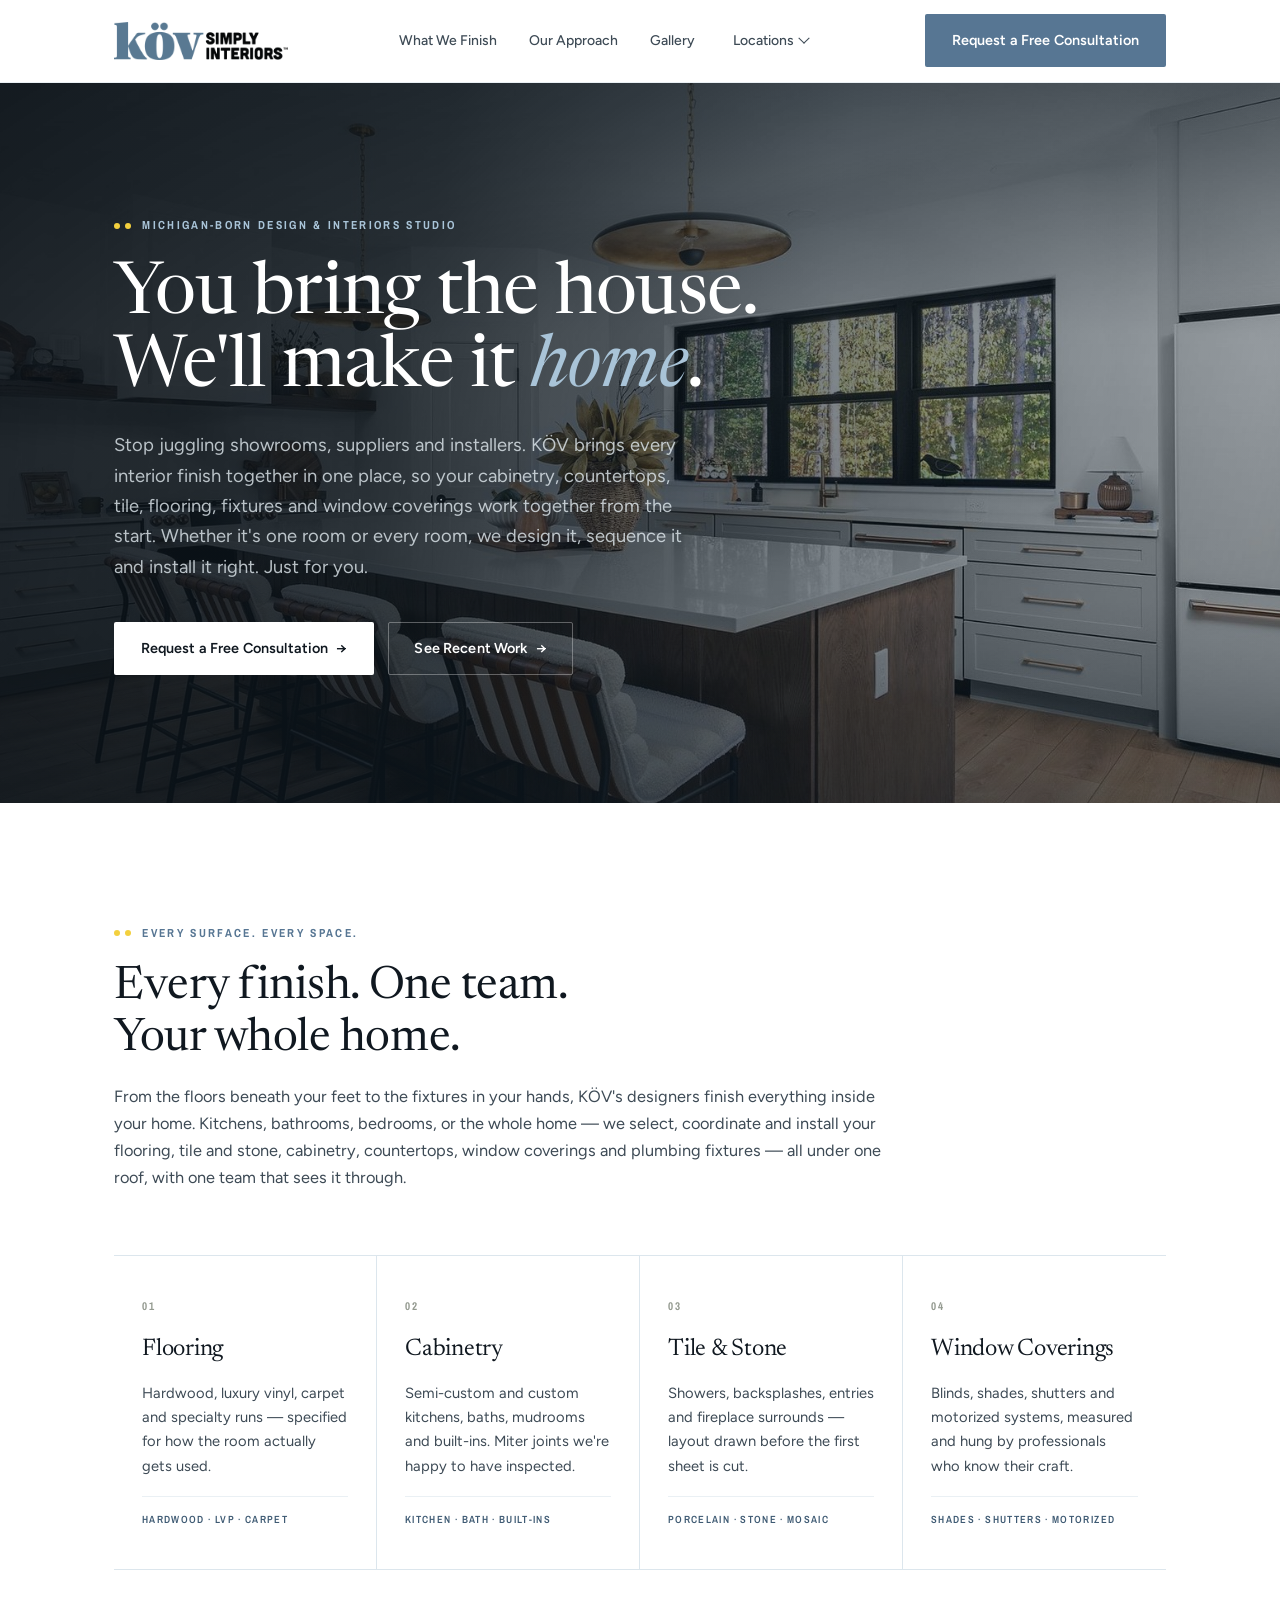
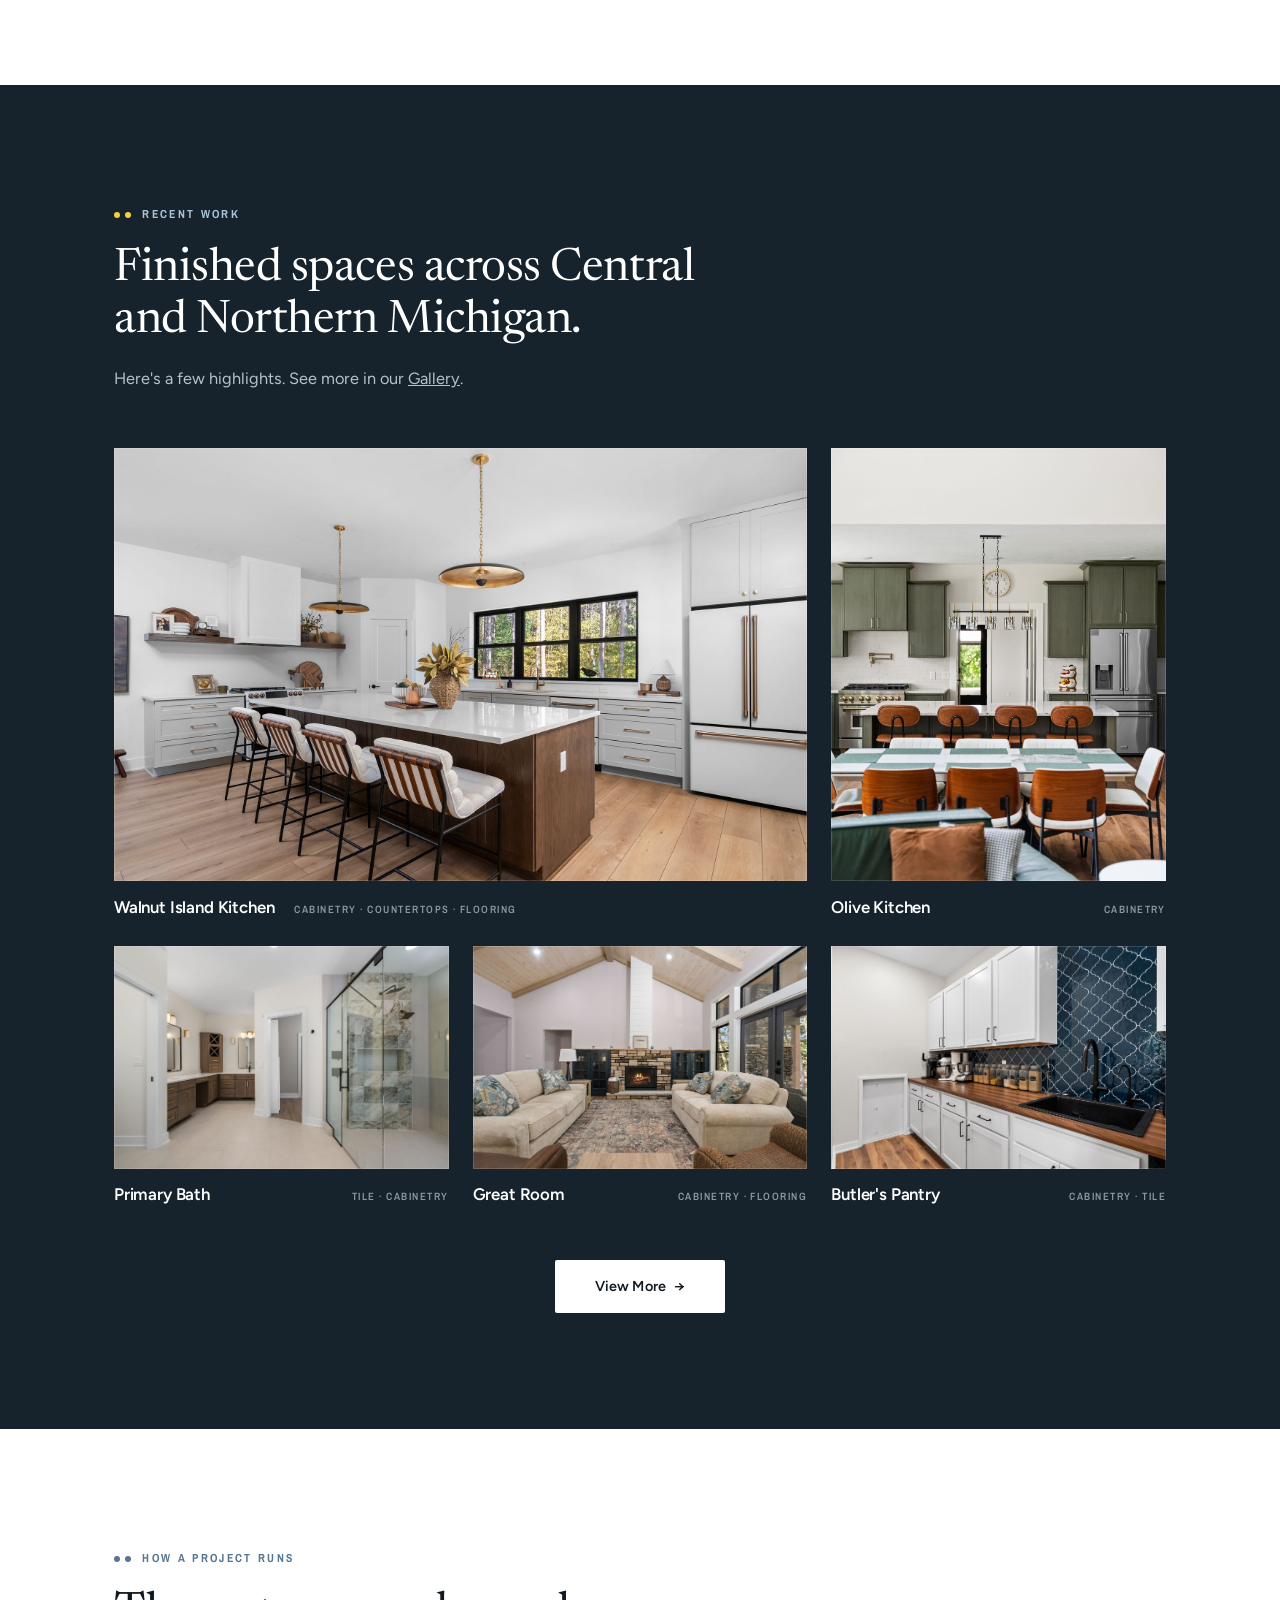
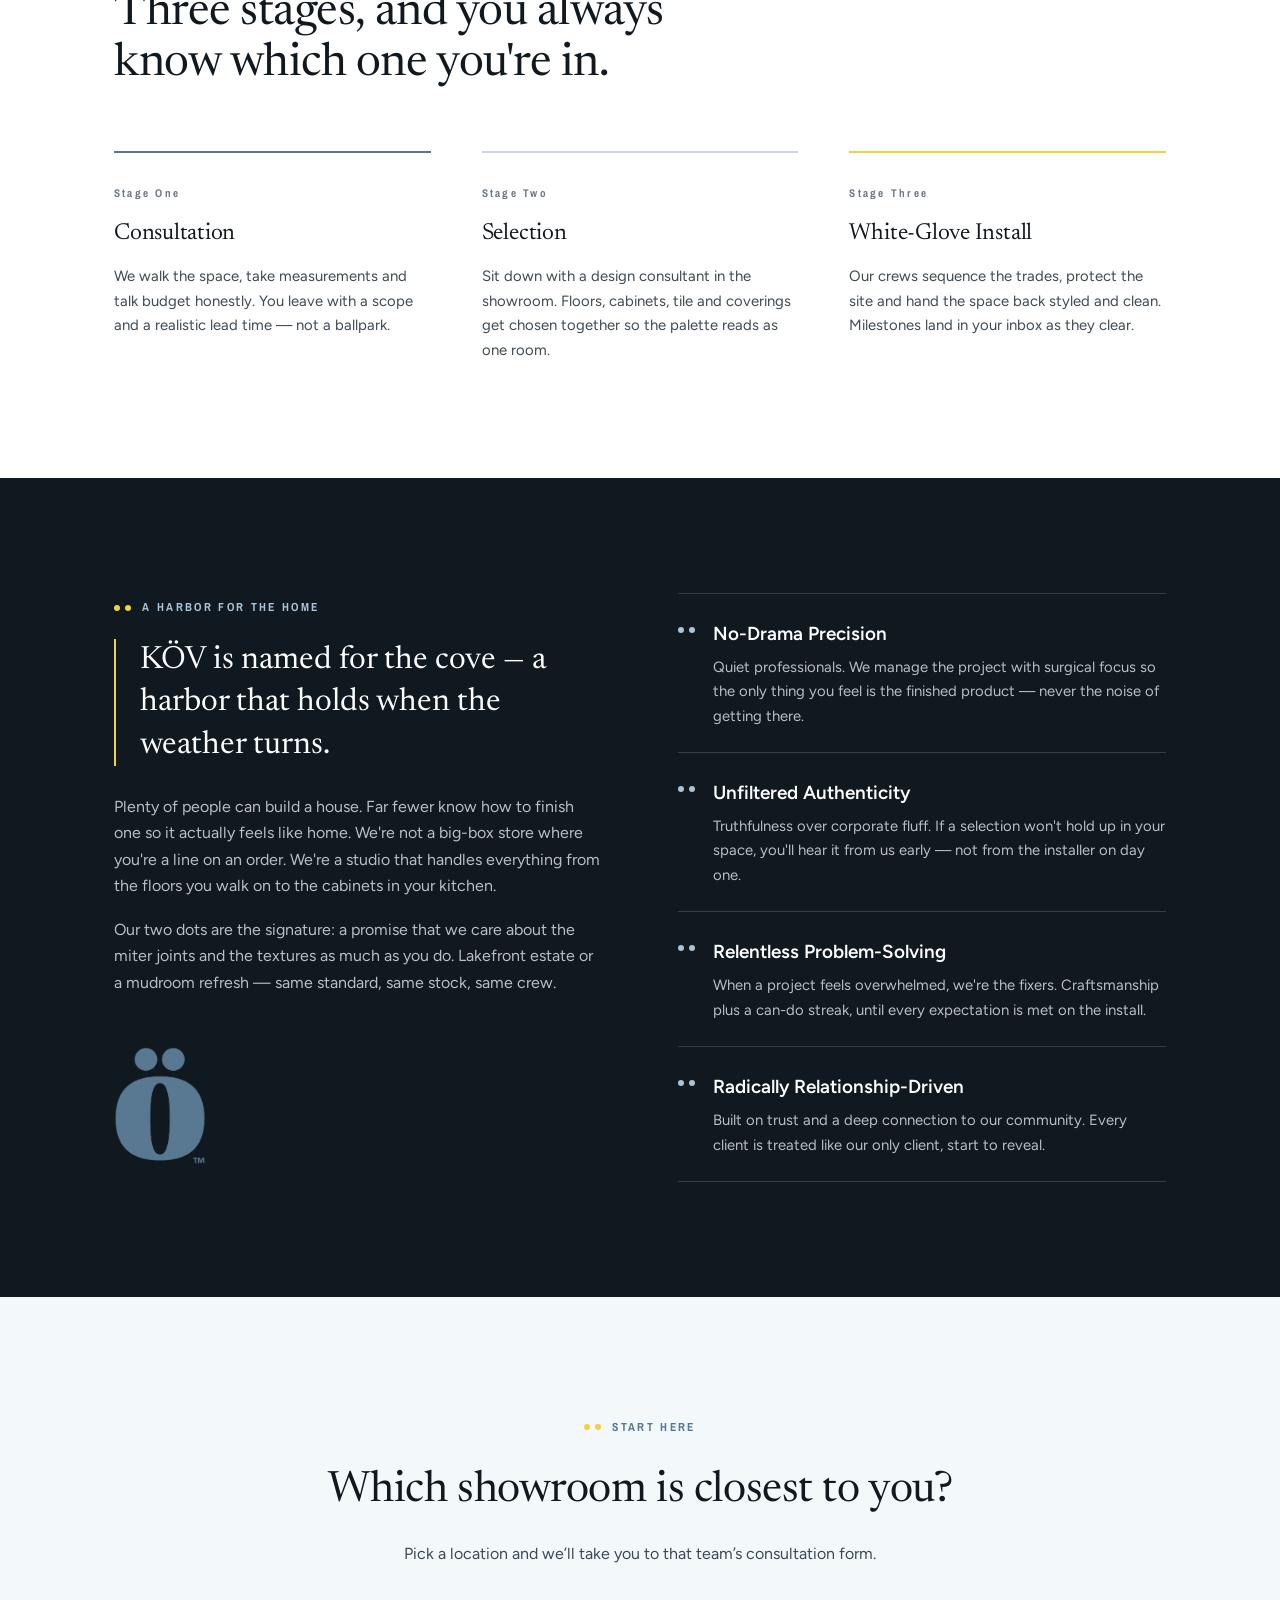
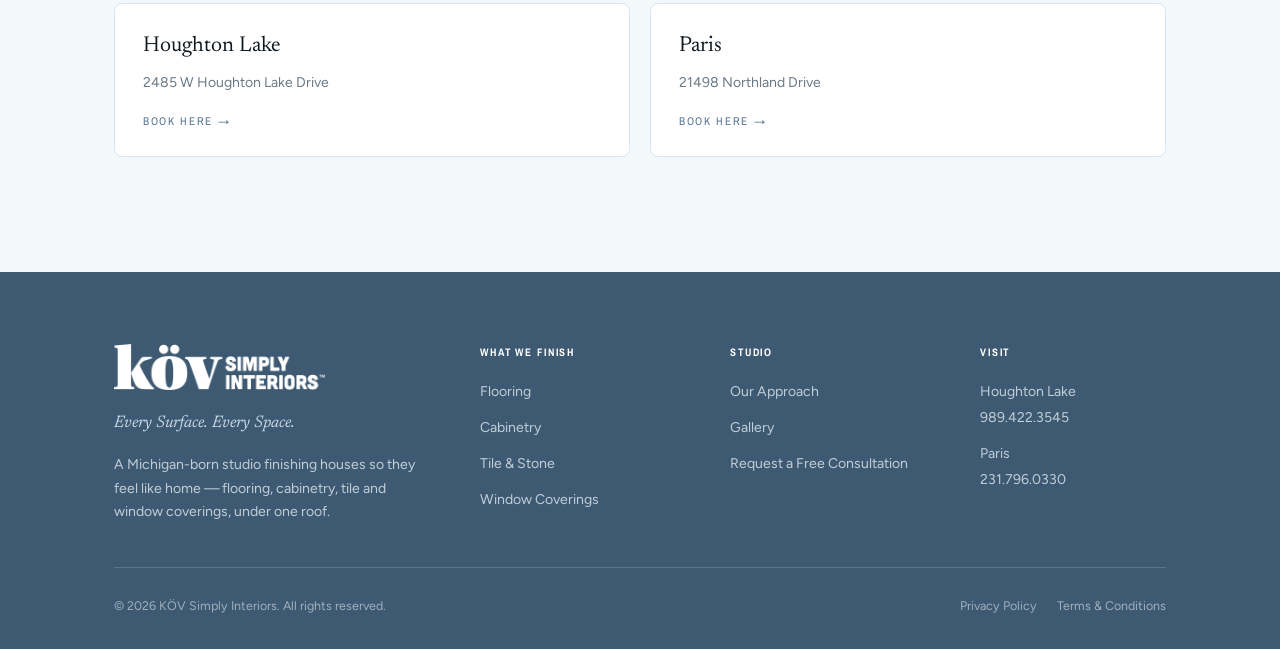
<file: index.html>
<!DOCTYPE html>
<html lang="en">
<head>
<meta charset="utf-8">
<meta name="viewport" content="width=device-width, initial-scale=1, viewport-fit=cover">
<!-- Google Tag Manager -->
<script>(function(w,d,s,l,i){w[l]=w[l]||[];w[l].push({'gtm.start':
new Date().getTime(),event:'gtm.js'});var f=d.getElementsByTagName(s)[0],
j=d.createElement(s),dl=l!='dataLayer'?'&l='+l:'';j.async=true;j.src=
'https://www.googletagmanager.com/gtm.js?id='+i+dl;f.parentNode.insertBefore(j,f);
})(window,document,'script','dataLayer','GTM-TP3B8PBS');</script>
<!-- End Google Tag Manager -->
<title>KÖV Simply Interiors</title>
<meta name="description" content="A Michigan-born design &amp; interiors studio finishing houses so they feel like home. Flooring, cabinetry, tile and window coverings under one roof.">
<meta name="theme-color" content="#577693">
<link rel="canonical" href="https://kovinteriors.com/">

<link rel="icon" href="assets/favicon.ico" sizes="any">
<link rel="icon" type="image/png" sizes="32x32" href="assets/favicon-32x32.png">
<link rel="icon" type="image/png" sizes="16x16" href="assets/favicon-16x16.png">
<link rel="apple-touch-icon" href="assets/apple-touch-icon.png">

<meta property="og:site_name" content="K&Ouml;V Simply Interiors">
<meta property="og:title" content="KÖV Simply Interiors">
<meta property="og:description" content="A Michigan-born design &amp; interiors studio finishing houses so they feel like home. Flooring, cabinetry, tile and window coverings under one roof.">
<meta property="og:type" content="website">
<meta property="og:url" content="https://kovinteriors.com/">
<meta property="og:image" content="https://kovinteriors.com/assets/og-image.jpg">
<meta property="og:image:width" content="1200">
<meta property="og:image:height" content="630">
<meta name="twitter:card" content="summary_large_image">
<meta name="twitter:title" content="KÖV Simply Interiors">
<meta name="twitter:description" content="A Michigan-born design &amp; interiors studio finishing houses so they feel like home. Flooring, cabinetry, tile and window coverings under one roof.">
<meta name="twitter:image" content="https://kovinteriors.com/assets/og-image.jpg">
<link rel="preconnect" href="https://fonts.googleapis.com">
<link rel="preconnect" href="https://fonts.gstatic.com" crossorigin>
<link rel="stylesheet" href="https://fonts.googleapis.com/css2?family=Newsreader:opsz,wght@6..72,300;6..72,400;6..72,500;6..72,600&family=Figtree:wght@300;400;500;600;700&family=Archivo+Narrow:wght@600;700&display=swap">
<link rel="stylesheet" href="assets/styles.css?v=d74c4b6c">
<script type="application/ld+json">{"@context":"https://schema.org","@type":"HomeAndConstructionBusiness","name":"KÖV Simply Interiors","url":"https://kovinteriors.com","logo":"https://kovinteriors.com/assets/kov-logo.png","image":"https://kovinteriors.com/assets/og-image.jpg","description":"A Michigan design and interiors studio finishing homes — flooring, cabinetry, tile and stone, countertops, window coverings and plumbing fixtures under one roof.","areaServed":"Central and Northern Michigan","department":[{"@type":"HomeAndConstructionBusiness","name":"KÖV Simply Interiors — Houghton Lake","url":"https://kovinteriors.com/houghton-lake","telephone":"+1-989-422-3545","address":{"@type":"PostalAddress","streetAddress":"2485 W Houghton Lake Drive","addressLocality":"Houghton Lake","addressRegion":"MI","postalCode":"48629","addressCountry":"US"},"openingHoursSpecification":[{"@type":"OpeningHoursSpecification","dayOfWeek":["Monday","Tuesday","Wednesday","Thursday","Friday"],"opens":"09:00","closes":"17:00"},{"@type":"OpeningHoursSpecification","dayOfWeek":"Saturday","opens":"10:00","closes":"15:00"}]},{"@type":"HomeAndConstructionBusiness","name":"KÖV Simply Interiors — Paris","url":"https://kovinteriors.com/paris","telephone":"+1-231-796-0330","address":{"@type":"PostalAddress","streetAddress":"21498 Northland Drive","addressLocality":"Paris","addressRegion":"MI","postalCode":"49338","addressCountry":"US"},"openingHoursSpecification":[{"@type":"OpeningHoursSpecification","dayOfWeek":["Monday","Tuesday","Wednesday","Thursday","Friday"],"opens":"10:00","closes":"17:00"}]}]}</script>
</head>
<body>
<!-- Google Tag Manager (noscript) -->
<noscript><iframe src="https://www.googletagmanager.com/ns.html?id=GTM-TP3B8PBS"
height="0" width="0" style="display:none;visibility:hidden"></iframe></noscript>
<!-- End Google Tag Manager (noscript) -->
<script>document.documentElement.classList.add('js');</script>
<a class="skip-link" href="#main">Skip to content</a>

<header class="site-header">
  <div class="shell header-inner">
    <a class="lockup" href="index.html" aria-label="KÖV Simply Interiors, home">
      <img src="assets/kov-logo.png" alt="KÖV Simply Interiors" width="900" height="196">
    </a>

    <nav class="nav" id="primary-nav" aria-label="Primary">
      <a href="index.html#offerings">What We Finish</a>
      <a href="index.html#approach">Our Approach</a>
      <a href="gallery.html">Gallery</a>
      <div class="nav-item">
        <button class="nav-toggle" type="button" aria-expanded="false" aria-haspopup="true">
          Locations <span class="caret" aria-hidden="true"></span>
        </button>
        <ul class="nav-menu">
          <li><a href="houghton-lake.html">Houghton Lake</a></li>
          <li><a href="paris.html">Paris</a></li>
        </ul>
      </div>
    </nav>

    <div class="header-cta">
      <a class="btn btn-solid" href="index.html#consult"><span class="cta-long">Request a Free Consultation</span><span class="cta-short">Free Consult</span></a>
      <button class="menu-btn" type="button" aria-expanded="false" aria-controls="primary-nav" aria-label="Menu">
        <span></span><span></span><span></span>
      </button>
    </div>
  </div>
  <div class="scroll-progress" aria-hidden="true"><span></span></div>
</header>

<main id="main">

  <!-- HERO -->
  <section class="hero tone-dark">
    <div class="hero-media" aria-hidden="true">
      <img src="assets/hero-kitchen.jpg" alt="" width="1800" height="1013">
    </div>
    <div class="shell hero-inner">
      <div class="hero-copy">
        <span class="eyebrow"><span class="dots gold" aria-hidden="true"><i></i><i></i></span> Michigan-Born Design &amp; Interiors Studio</span>
        <h1>You bring the house. We'll make it <em>home</em>.</h1>
        <p class="lede">Stop juggling showrooms, suppliers and installers. K&Ouml;V brings every interior finish together in one place, so your cabinetry, countertops, tile, flooring, fixtures and window coverings work together from the start. Whether it's one room or every room, we design it, sequence it and install it right. Just for you.</p>
        <div class="hero-actions">
          <a class="btn btn-solid" href="#consult">Request a Free Consultation <span class="btn-arrow" aria-hidden="true">&rarr;</span></a>
          <a class="btn btn-ghost" href="#work">See Recent Work <span class="btn-arrow" aria-hidden="true">&rarr;</span></a>
        </div>
      </div>
    </div>
  </section>

  <!-- OFFERINGS -->
  <section class="band" id="offerings">
    <div class="shell">
      <div class="sec-head wide">
        <span class="eyebrow"><span class="dots gold" aria-hidden="true"><i></i><i></i></span> Every Surface. Every Space.</span>
        <h2>Every finish. One team. Your whole home.</h2>
        <p>From the floors beneath your feet to the fixtures in your hands, K&Ouml;V's designers finish everything inside your home. Kitchens, bathrooms, bedrooms, or the whole home &mdash; we select, coordinate and install your flooring, tile and stone, cabinetry, countertops, window coverings and plumbing fixtures &mdash; all under one roof, with one team that sees it through.</p>
      </div>

      <div class="offerings">
        <article class="offer">
          <span class="num">01</span>
          <h3>Flooring</h3>
          <p>Hardwood, luxury vinyl, carpet and specialty runs &mdash; specified for how the room actually gets used.</p>
          <p class="tags">Hardwood &middot; LVP &middot; Carpet</p>
        </article>
        <article class="offer">
          <span class="num">02</span>
          <h3>Cabinetry</h3>
          <p>Semi-custom and custom kitchens, baths, mudrooms and built-ins. Miter joints we're happy to have inspected.</p>
          <p class="tags">Kitchen &middot; Bath &middot; Built-ins</p>
        </article>
        <article class="offer">
          <span class="num">03</span>
          <h3>Tile &amp; Stone</h3>
          <p>Showers, backsplashes, entries and fireplace surrounds &mdash; layout drawn before the first sheet is cut.</p>
          <p class="tags">Porcelain &middot; Stone &middot; Mosaic</p>
        </article>
        <article class="offer">
          <span class="num">04</span>
          <h3>Window Coverings</h3>
          <p>Blinds, shades, shutters and motorized systems, measured and hung by professionals who know their craft.</p>
          <p class="tags">Shades &middot; Shutters &middot; Motorized</p>
        </article>
      </div>
    </div>
  </section>

  <!-- WORK -->
  <section class="band band-deep tone-dark" id="work">
    <div class="shell">
      <div class="sec-head wide">
        <span class="eyebrow"><span class="dots gold" aria-hidden="true"><i></i><i></i></span> Recent Work</span>
        <h2>Finished spaces across Central and Northern Michigan.</h2>
        <p>Here's a few highlights. See more in our <a href="gallery.html">Gallery</a>.</p>
      </div>

      <div class="work-grid">
        <div class="work-item feature">
          <button class="shot-fixed" type="button" data-shot data-caption="Walnut Island Kitchen" aria-label="Enlarge: Walnut Island Kitchen"><img src="assets/gallery/kitchen-walnut-island.jpg" alt="White kitchen with a walnut island, quartz waterfall top and brass pendant lighting" loading="lazy" decoding="async"></button>
          <div class="work-cap"><h3>Walnut Island Kitchen</h3><span>Cabinetry &middot; Countertops &middot; Flooring</span></div>
        </div>
        <div class="work-item portrait">
          <button class="shot-fixed" type="button" data-shot data-caption="Olive Kitchen &amp; Dining" aria-label="Enlarge: Olive Kitchen &amp; Dining"><img src="assets/gallery/kitchen-olive-dining.jpg" alt="Olive green kitchen with a marble island, leather stools and a pro range" loading="lazy" decoding="async"></button>
          <div class="work-cap"><h3>Olive Kitchen</h3><span>Cabinetry</span></div>
        </div>
        <div class="work-item">
          <button class="shot-fixed" type="button" data-shot data-caption="Primary Bath Suite" aria-label="Enlarge: Primary Bath Suite"><img src="assets/gallery/bath-primary-suite.jpg" alt="Primary bath with a marble-tile shower, double vanity and brushed brass sconces" loading="lazy" decoding="async"></button>
          <div class="work-cap"><h3>Primary Bath</h3><span>Tile &middot; Cabinetry</span></div>
        </div>
        <div class="work-item">
          <button class="shot-fixed" type="button" data-shot data-caption="Great Room Fireplace" aria-label="Enlarge: Great Room Fireplace"><img src="assets/gallery/living-stone-fireplace.jpg" alt="Great room with a stone fireplace, vaulted wood ceiling and navy built-in cabinets" loading="lazy" decoding="async"></button>
          <div class="work-cap"><h3>Great Room</h3><span>Cabinetry &middot; Flooring</span></div>
        </div>
        <div class="work-item">
          <button class="shot-fixed" type="button" data-shot data-caption="Butler's Pantry" aria-label="Enlarge: Butler's Pantry"><img src="assets/gallery/pantry-butlers.jpg" alt="Butler's pantry with a walnut counter, white cabinetry and navy arabesque tile" loading="lazy" decoding="async"></button>
          <div class="work-cap"><h3>Butler's Pantry</h3><span>Cabinetry &middot; Tile</span></div>
        </div>
      </div>

      <div class="btn-row">
        <a class="btn btn-solid btn-wide" href="gallery.html">View More <span class="btn-arrow" aria-hidden="true">&rarr;</span></a>
      </div>
    </div>
  </section>

  <!-- PROCESS -->
  <section class="band">
    <div class="shell">
      <div class="sec-head wide">
        <span class="eyebrow"><span class="dots" aria-hidden="true"><i></i><i></i></span> How a Project Runs</span>
        <h2>Three stages, and you always know which one you're in.</h2>
      </div>
      <div class="steps">
        <article class="step">
          <span class="num">Stage One</span>
          <h3>Consultation</h3>
          <p>We walk the space, take measurements and talk budget honestly. You leave with a scope and a realistic lead time &mdash; not a ballpark.</p>
        </article>
        <article class="step">
          <span class="num">Stage Two</span>
          <h3>Selection</h3>
          <p>Sit down with a design consultant in the showroom. Floors, cabinets, tile and coverings get chosen together so the palette reads as one room.</p>
        </article>
        <article class="step">
          <span class="num">Stage Three</span>
          <h3>White-Glove Install</h3>
          <p>Our crews sequence the trades, protect the site and hand the space back styled and clean. Milestones land in your inbox as they clear.</p>
        </article>
      </div>
    </div>
  </section>

  <!-- APPROACH -->
  <section class="band band-ink tone-dark" id="approach">
    <div class="shell ethos-grid">
      <div>
        <span class="eyebrow"><span class="dots gold" aria-hidden="true"><i></i><i></i></span> A Harbor for the Home</span>
        <p class="pull">K&Ouml;V is named for the cove &mdash; a harbor that holds when the weather turns.</p>
        <div class="ethos-body">
          <p>Plenty of people can build a house. Far fewer know how to finish one so it actually feels like home. We're not a big-box store where you're a line on an order. We're a studio that handles everything from the floors you walk on to the cabinets in your kitchen.</p>
          <p>Our two dots are the signature: a promise that we care about the miter joints and the textures as much as you do. Lakefront estate or a mudroom refresh &mdash; same standard, same stock, same crew.</p>
        </div>
        <img class="ethos-mark" src="assets/kov-icon.png" alt="" width="231" height="293">
      </div>

      <div class="values">
        <article class="value">
          <span class="dots" aria-hidden="true"><i></i><i></i></span>
          <div>
            <h3>No-Drama Precision</h3>
            <p>Quiet professionals. We manage the project with surgical focus so the only thing you feel is the finished product &mdash; never the noise of getting there.</p>
          </div>
        </article>
        <article class="value">
          <span class="dots" aria-hidden="true"><i></i><i></i></span>
          <div>
            <h3>Unfiltered Authenticity</h3>
            <p>Truthfulness over corporate fluff. If a selection won't hold up in your space, you'll hear it from us early &mdash; not from the installer on day one.</p>
          </div>
        </article>
        <article class="value">
          <span class="dots" aria-hidden="true"><i></i><i></i></span>
          <div>
            <h3>Relentless Problem-Solving</h3>
            <p>When a project feels overwhelmed, we're the fixers. Craftsmanship plus a can-do streak, until every expectation is met on the install.</p>
          </div>
        </article>
        <article class="value">
          <span class="dots" aria-hidden="true"><i></i><i></i></span>
          <div>
            <h3>Radically Relationship-Driven</h3>
            <p>Built on trust and a deep connection to our community. Every client is treated like our only client, start to reveal.</p>
          </div>
        </article>
      </div>
    </div>
  </section>

  <!-- CONSULTATION -->

  <section class="band band-tint" id="consult">
    <div class="shell chooser-wrap">
      <span class="eyebrow" style="justify-content:center;"><span class="dots gold" aria-hidden="true"><i></i><i></i></span> Start Here</span>
      <h2>Which showroom is closest to you?</h2>
      <p class="chooser-sub">Pick a location and we&rsquo;ll take you to that team&rsquo;s consultation form.</p>
      <div class="chooser-grid">
        <a class="chooser-card" href="houghton-lake.html#consult">
          <span class="chooser-name">Houghton Lake</span>
          <span class="chooser-addr">2485 W Houghton Lake Drive</span>
          <span class="chooser-go">Book here <span class="btn-arrow" aria-hidden="true">&rarr;</span></span>
        </a>
        <a class="chooser-card" href="paris.html#consult">
          <span class="chooser-name">Paris</span>
          <span class="chooser-addr">21498 Northland Drive</span>
          <span class="chooser-go">Book here <span class="btn-arrow" aria-hidden="true">&rarr;</span></span>
        </a>
      </div>
    </div>
  </section>

</main>

<footer class="site-footer tone-dark">
  <div class="shell">
    <div class="footer-top">
      <div>
        <img src="assets/kov-logo-white.png" alt="KÖV Simply Interiors" width="900" height="196" style="height:46px;width:auto;display:block;">
        <p class="footer-tag">Every Surface. Every Space.</p>
        <p class="footer-blurb">A Michigan-born studio finishing houses so they feel like home &mdash; flooring, cabinetry, tile and window coverings, under one roof.</p>
      </div>
      <div class="footer-col">
        <h4>What We Finish</h4>
        <ul>
          <li><a href="index.html#offerings">Flooring</a></li>
          <li><a href="index.html#offerings">Cabinetry</a></li>
          <li><a href="index.html#offerings">Tile &amp; Stone</a></li>
          <li><a href="index.html#offerings">Window Coverings</a></li>
        </ul>
      </div>
      <div class="footer-col">
        <h4>Studio</h4>
        <ul>
          <li><a href="index.html#approach">Our Approach</a></li>
          <li><a href="gallery.html">Gallery</a></li>
          <li><a href="index.html#consult">Request a Free Consultation</a></li>
        </ul>
      </div>
      <div class="footer-col">
        <h4>Visit</h4>
        <ul>
          <li><a href="houghton-lake.html">Houghton Lake</a><br><a href="tel:+19894223545">989.422.3545</a></li>
          <li><a href="paris.html">Paris</a><br><a href="tel:+12317960330">231.796.0330</a></li>
        </ul>
      </div>
    </div>
    <div class="footer-bottom">
      <span>&copy; 2026 K&Ouml;V Simply Interiors. All rights reserved.</span>
      <span class="footer-legal"><a href="privacy.html">Privacy Policy</a><a href="terms.html">Terms &amp; Conditions</a></span>
    </div>
  </div>
</footer>

<!-- Showroom chooser popup. Opened by site.js from any "#consult" link on a
     page that has no form of its own. The same two links also exist inline in
     the homepage CHOOSER section, so this is enhancement, not a dependency:
     with JavaScript off the link still lands somewhere useful. -->
<div class="modal" id="showroomModal" role="dialog" aria-modal="true" aria-labelledby="showroomModalTitle" hidden>
  <div class="modal-backdrop" data-modal-close></div>
  <div class="modal-panel">
    <button class="modal-close" type="button" aria-label="Close" data-modal-close>&#10005;</button>
    <span class="eyebrow" style="justify-content:center;"><span class="dots gold" aria-hidden="true"><i></i><i></i></span> Start Here</span>
    <h2 id="showroomModalTitle">Which showroom is closest to you?</h2>
    <p class="modal-sub">Pick a location and we&rsquo;ll take you to that team&rsquo;s consultation form.</p>
    <div class="chooser-grid">
      <a class="chooser-card" href="houghton-lake.html#consult">
        <span class="chooser-name">Houghton Lake</span>
        <span class="chooser-addr">2485 W Houghton Lake Drive</span>
        <span class="chooser-go">Book here <span class="btn-arrow" aria-hidden="true">&rarr;</span></span>
      </a>
      <a class="chooser-card" href="paris.html#consult">
        <span class="chooser-name">Paris</span>
        <span class="chooser-addr">21498 Northland Drive</span>
        <span class="chooser-go">Book here <span class="btn-arrow" aria-hidden="true">&rarr;</span></span>
      </a>
    </div>
  </div>
</div>

<script src="assets/site.js?v=eff4a98b"></script>
</body>
</html>
</file>
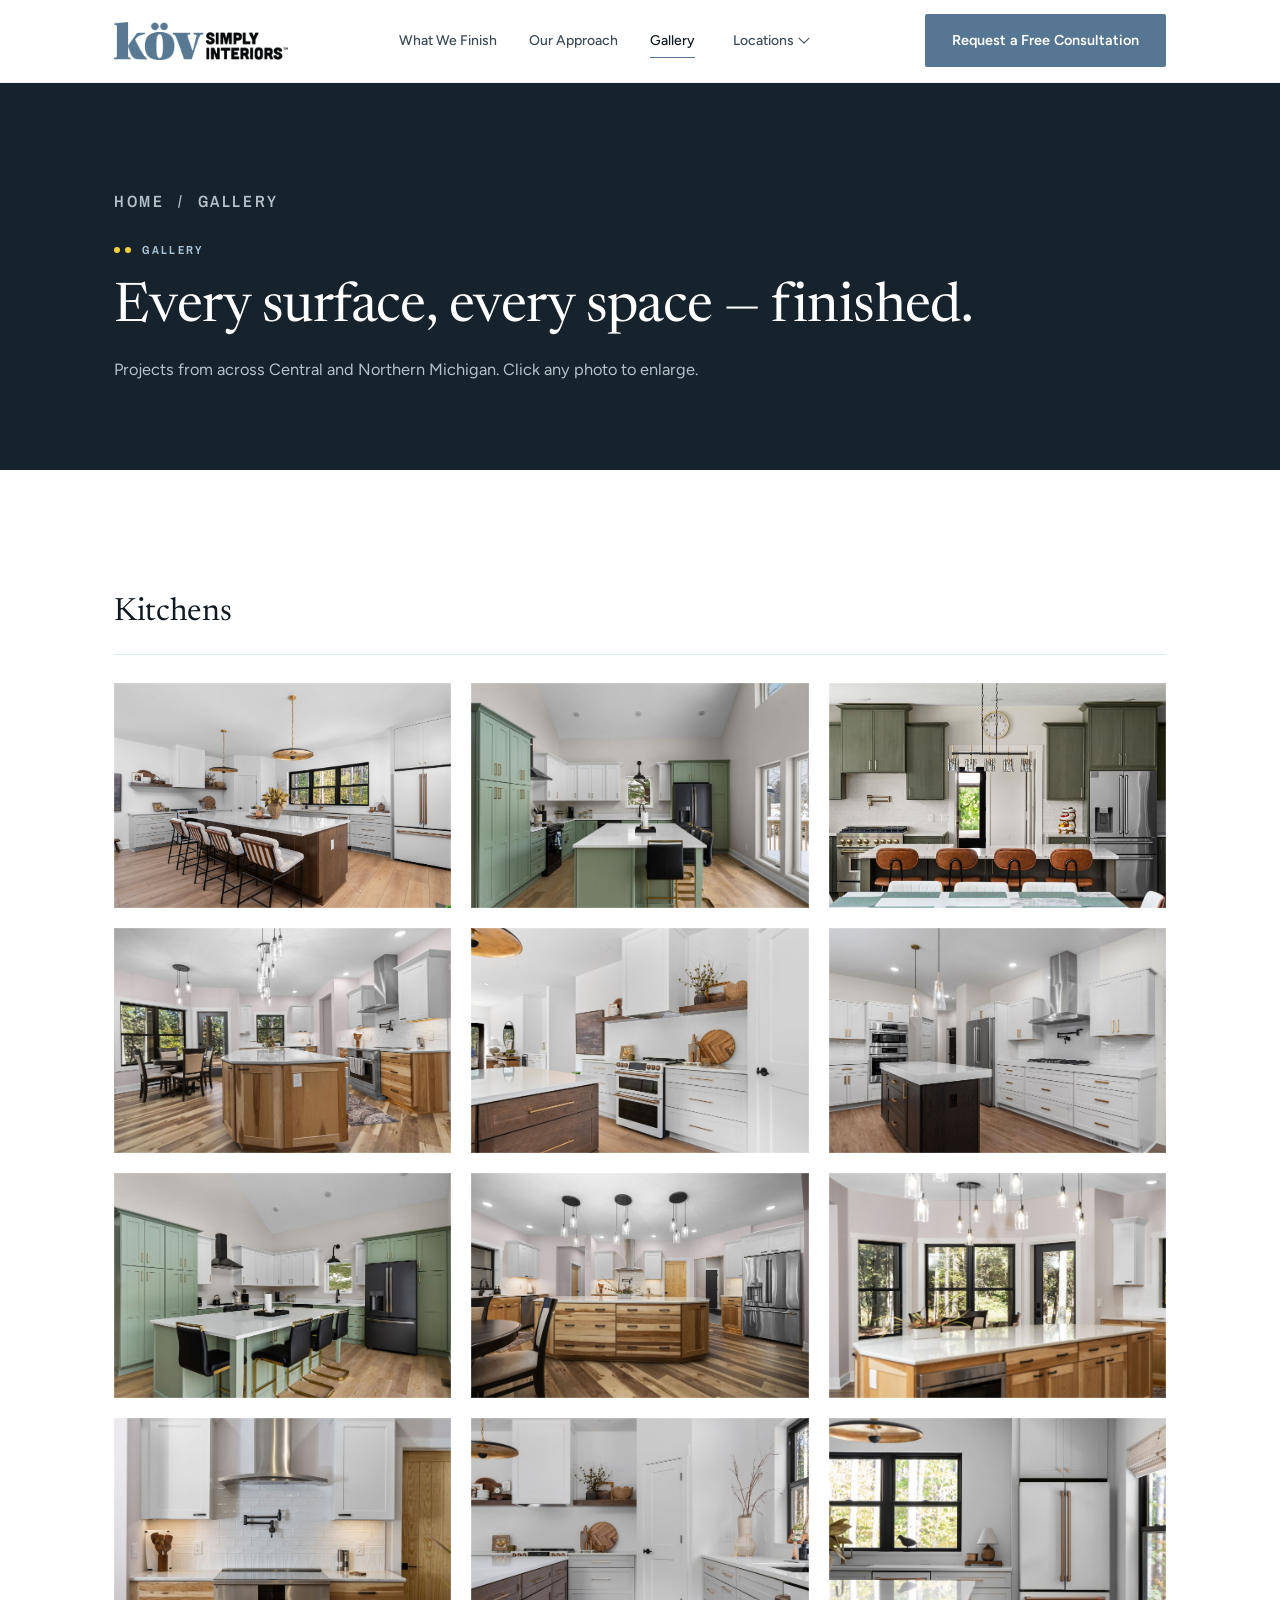
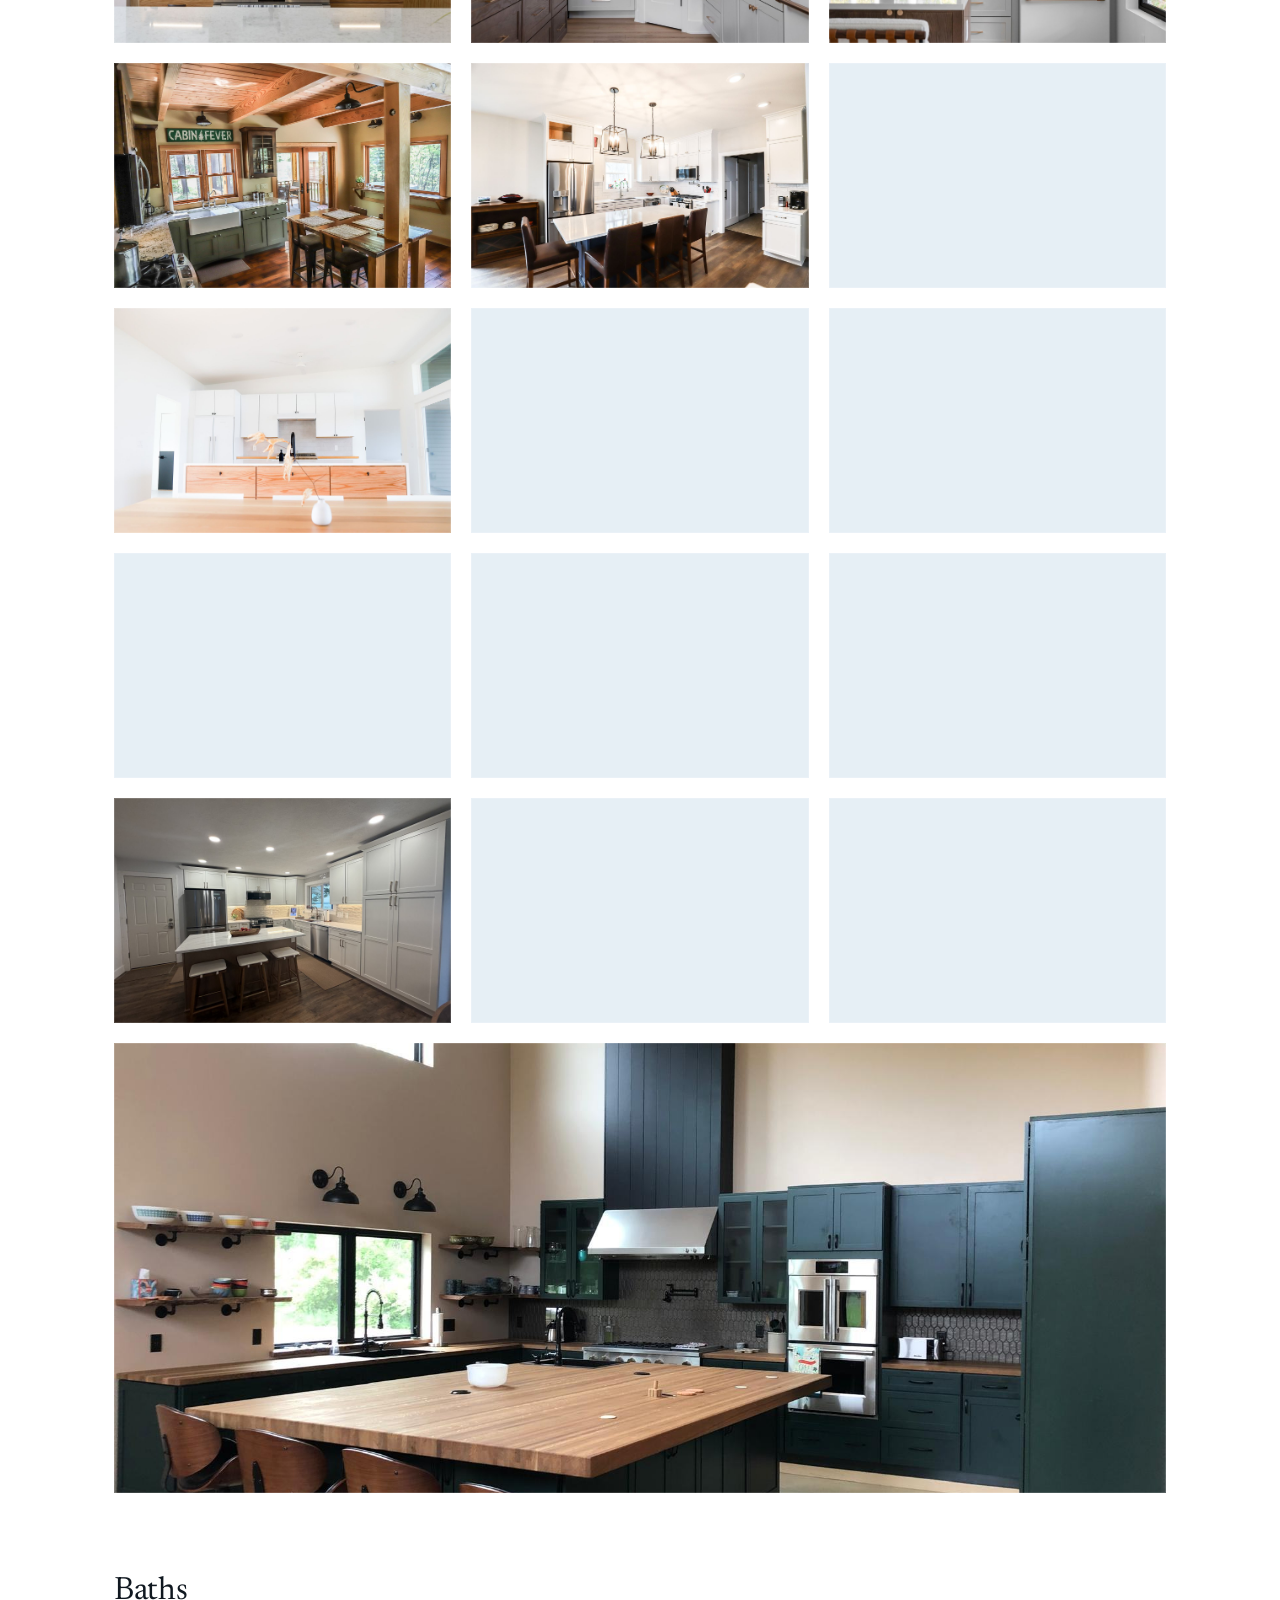
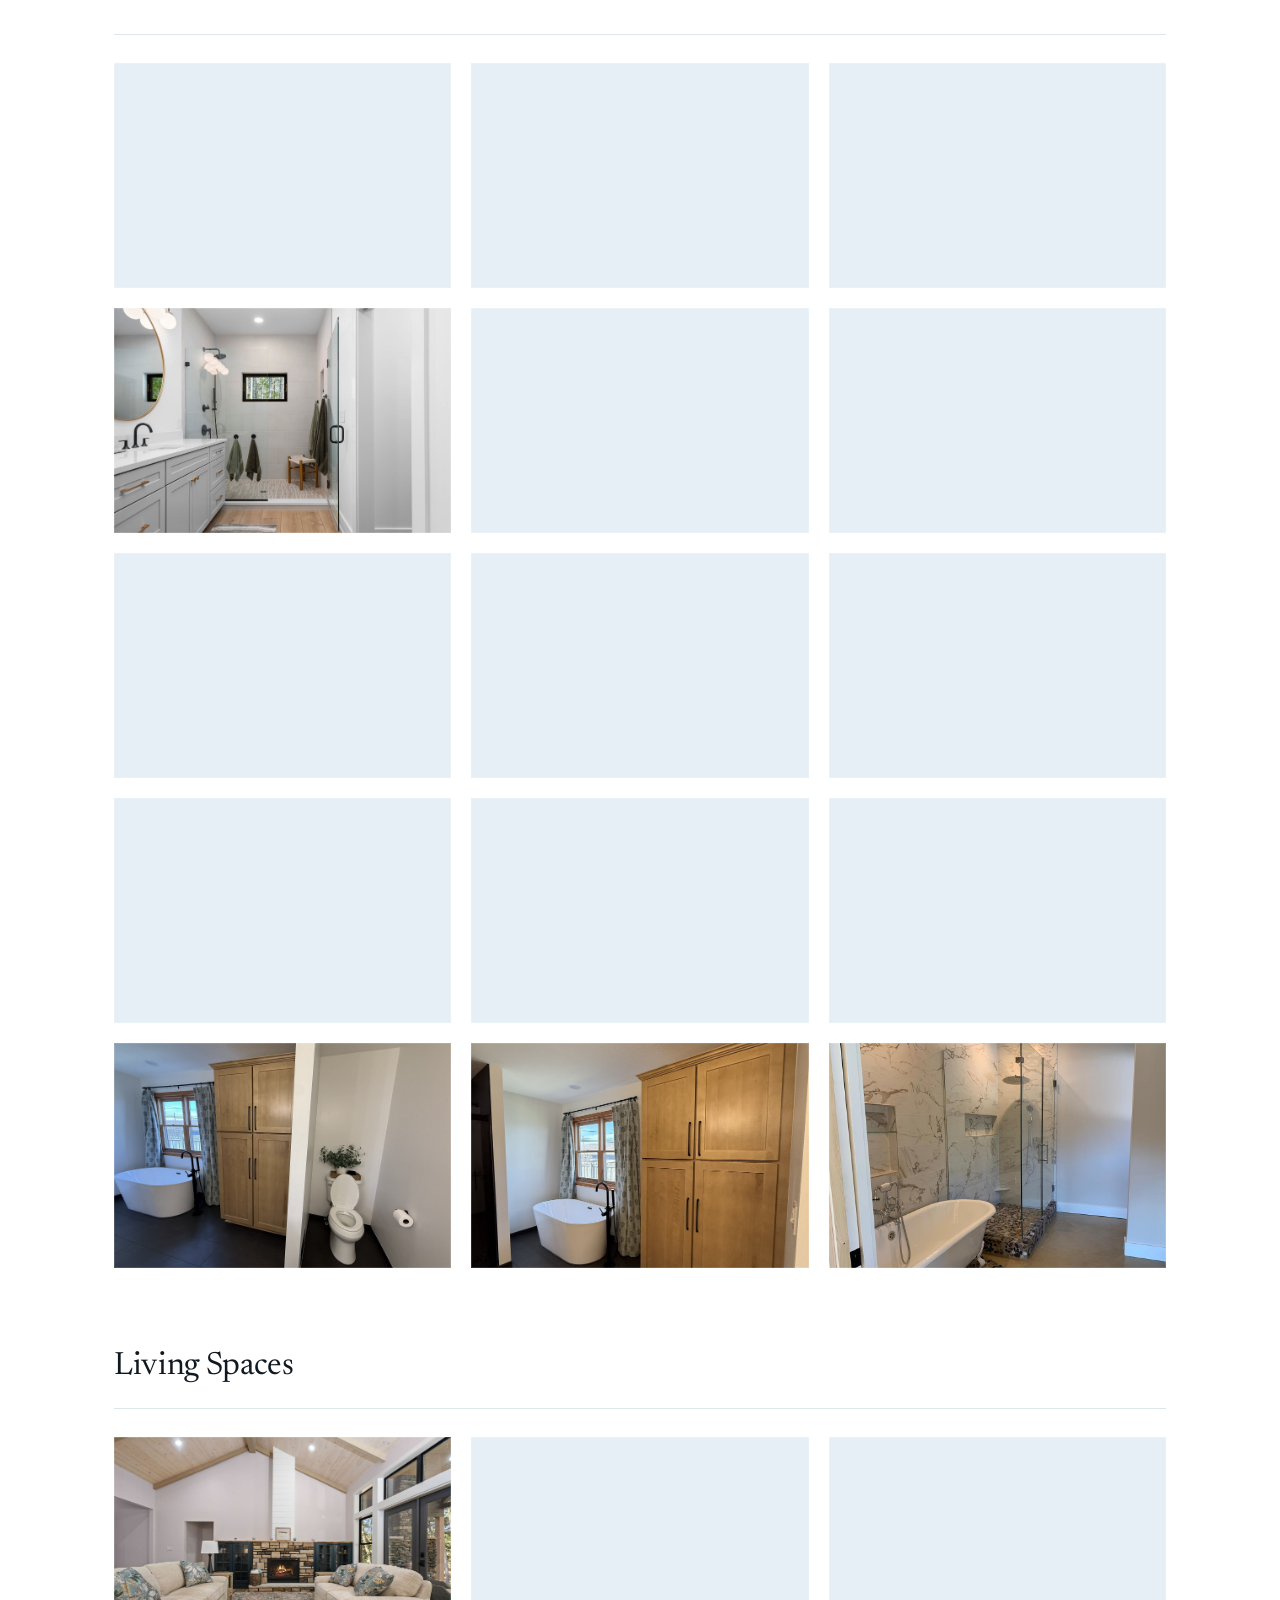
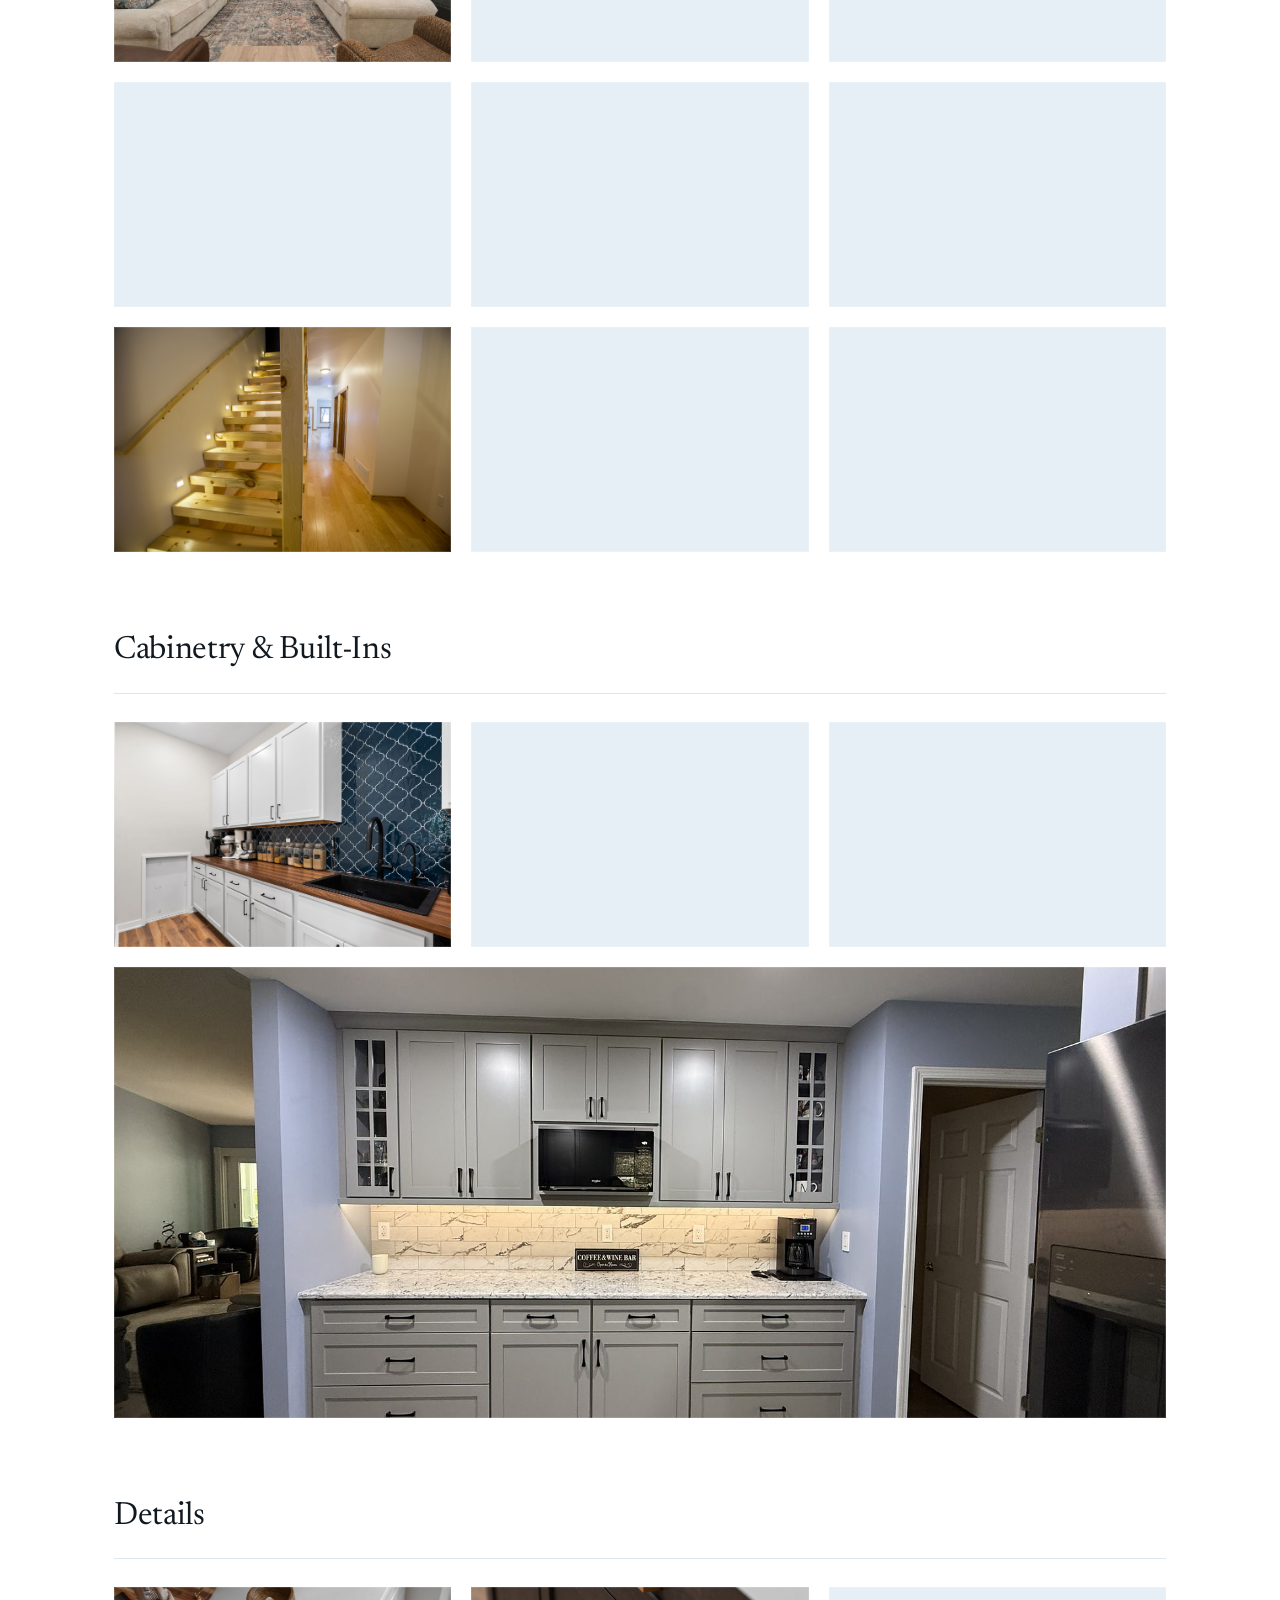
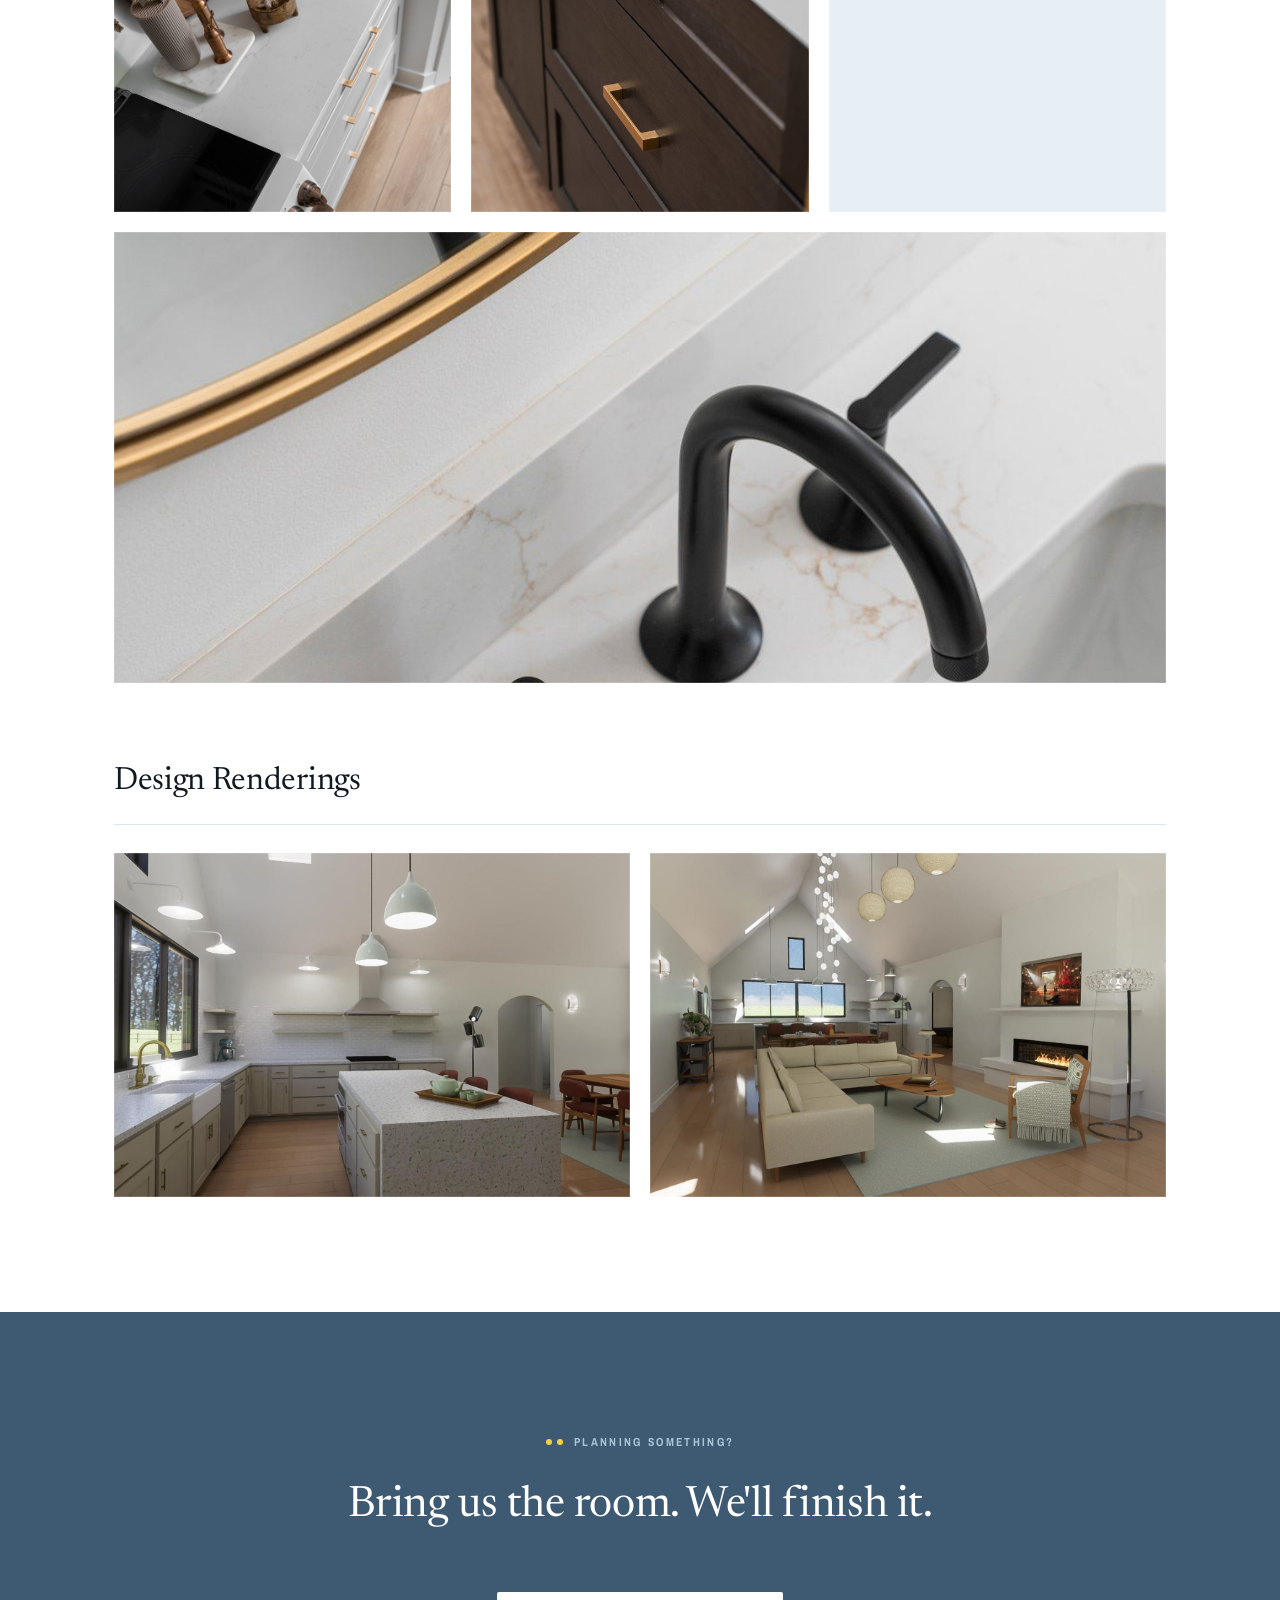
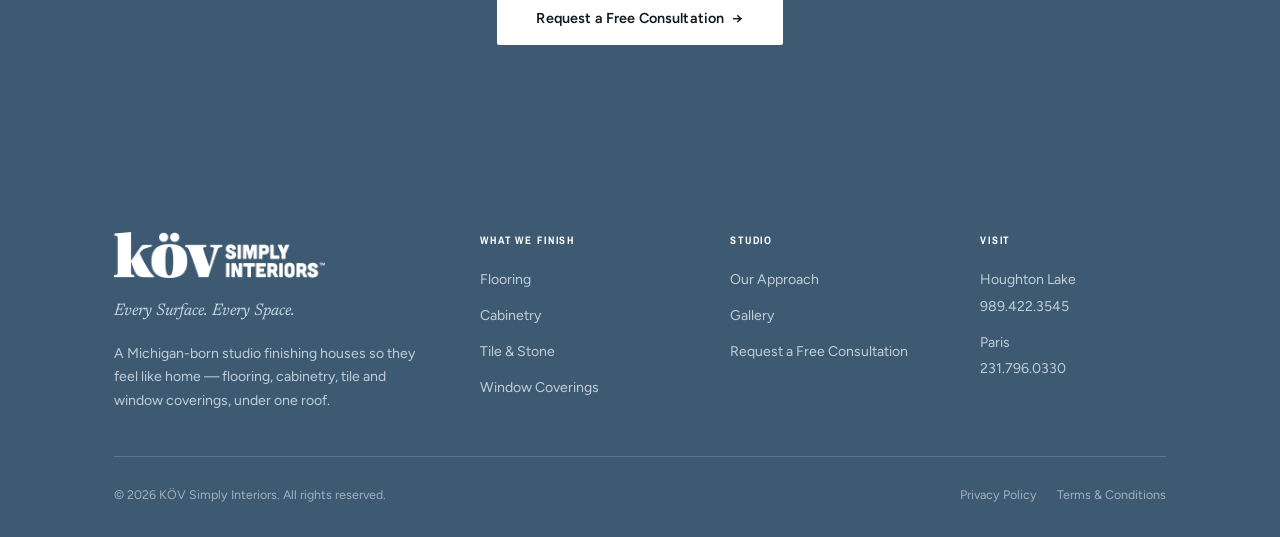
<file: gallery.html>
<!DOCTYPE html>
<html lang="en">
<head>
<meta charset="utf-8">
<meta name="viewport" content="width=device-width, initial-scale=1, viewport-fit=cover">
<!-- Google Tag Manager -->
<script>(function(w,d,s,l,i){w[l]=w[l]||[];w[l].push({'gtm.start':
new Date().getTime(),event:'gtm.js'});var f=d.getElementsByTagName(s)[0],
j=d.createElement(s),dl=l!='dataLayer'?'&l='+l:'';j.async=true;j.src=
'https://www.googletagmanager.com/gtm.js?id='+i+dl;f.parentNode.insertBefore(j,f);
})(window,document,'script','dataLayer','GTM-TP3B8PBS');</script>
<!-- End Google Tag Manager -->
<title>KÖV Gallery</title>
<meta name="description" content="Finished kitchens, baths, flooring, cabinetry and window coverings from across Central and Northern Michigan.">
<meta name="theme-color" content="#577693">
<link rel="canonical" href="https://kovinteriors.com/gallery">

<link rel="icon" href="assets/favicon.ico" sizes="any">
<link rel="icon" type="image/png" sizes="32x32" href="assets/favicon-32x32.png">
<link rel="icon" type="image/png" sizes="16x16" href="assets/favicon-16x16.png">
<link rel="apple-touch-icon" href="assets/apple-touch-icon.png">

<meta property="og:site_name" content="K&Ouml;V Simply Interiors">
<meta property="og:title" content="KÖV Gallery">
<meta property="og:description" content="Finished kitchens, baths, flooring, cabinetry and window coverings from across Central and Northern Michigan.">
<meta property="og:type" content="website">
<meta property="og:url" content="https://kovinteriors.com/gallery">
<meta property="og:image" content="https://kovinteriors.com/assets/og-image.jpg">
<meta property="og:image:width" content="1200">
<meta property="og:image:height" content="630">
<meta name="twitter:card" content="summary_large_image">
<meta name="twitter:title" content="KÖV Gallery">
<meta name="twitter:description" content="Finished kitchens, baths, flooring, cabinetry and window coverings from across Central and Northern Michigan.">
<meta name="twitter:image" content="https://kovinteriors.com/assets/og-image.jpg">
<link rel="preconnect" href="https://fonts.googleapis.com">
<link rel="preconnect" href="https://fonts.gstatic.com" crossorigin>
<link rel="stylesheet" href="https://fonts.googleapis.com/css2?family=Newsreader:opsz,wght@6..72,300;6..72,400;6..72,500;6..72,600&family=Figtree:wght@300;400;500;600;700&family=Archivo+Narrow:wght@600;700&display=swap">
<link rel="stylesheet" href="assets/styles.css?v=d74c4b6c">
</head>
<body>
<!-- Google Tag Manager (noscript) -->
<noscript><iframe src="https://www.googletagmanager.com/ns.html?id=GTM-TP3B8PBS"
height="0" width="0" style="display:none;visibility:hidden"></iframe></noscript>
<!-- End Google Tag Manager (noscript) -->
<script>document.documentElement.classList.add('js');</script>
<a class="skip-link" href="#main">Skip to content</a>

<header class="site-header">
  <div class="shell header-inner">
    <a class="lockup" href="index.html" aria-label="KÖV Simply Interiors, home">
      <img src="assets/kov-logo.png" alt="KÖV Simply Interiors" width="900" height="196">
    </a>

    <nav class="nav" id="primary-nav" aria-label="Primary">
      <a href="index.html#offerings">What We Finish</a>
      <a href="index.html#approach">Our Approach</a>
      <a href="gallery.html" aria-current="page">Gallery</a>
      <div class="nav-item">
        <button class="nav-toggle" type="button" aria-expanded="false" aria-haspopup="true">
          Locations <span class="caret" aria-hidden="true"></span>
        </button>
        <ul class="nav-menu">
          <li><a href="houghton-lake.html">Houghton Lake</a></li>
          <li><a href="paris.html">Paris</a></li>
        </ul>
      </div>
    </nav>

    <div class="header-cta">
      <a class="btn btn-solid" href="index.html#consult"><span class="cta-long">Request a Free Consultation</span><span class="cta-short">Free Consult</span></a>
      <button class="menu-btn" type="button" aria-expanded="false" aria-controls="primary-nav" aria-label="Menu">
        <span></span><span></span><span></span>
      </button>
    </div>
  </div>
  <div class="scroll-progress" aria-hidden="true"><span></span></div>
</header>

<main id="main">
  <section class="page-hero tone-dark">
    <div class="shell">
      <p class="crumbs"><a href="index.html">Home</a> &nbsp;/&nbsp; Gallery</p>
      <span class="eyebrow"><span class="dots gold" aria-hidden="true"><i></i><i></i></span> Gallery</span>
      <h1>Every surface, every space &mdash; finished.</h1>
      <p>Projects from across Central and Northern Michigan. Click any photo to enlarge.</p>
    </div>
  </section>

  <section class="band">
    <div class="shell">
      
    <div class="gallery-group">
      <div class="gallery-head">
        <h2>Kitchens</h2>
      </div>
      <div class="gallery-grid fill-two">
        <button class="shot span-2" type="button" data-shot data-caption="Walnut Island Kitchen" aria-label="Enlarge: Walnut Island Kitchen"><img src="assets/gallery/kitchen-walnut-island.jpg" alt="White kitchen with a walnut island, quartz waterfall top and brass pendants" loading="lazy" decoding="async"></button>
        <button class="shot span-2" type="button" data-shot data-caption="Sage Green Kitchen" aria-label="Enlarge: Sage Green Kitchen"><img src="assets/gallery/kitchen-sage.jpg" alt="Sage green kitchen with white uppers, quartz island and brass hardware" loading="lazy" decoding="async"></button>
        <button class="shot span-2" type="button" data-shot data-caption="Olive Kitchen &amp; Dining" aria-label="Enlarge: Olive Kitchen &amp; Dining"><img src="assets/gallery/kitchen-olive-dining.jpg" alt="Olive kitchen with a marble island, leather stools and a pro range" loading="lazy" decoding="async"></button>
        <button class="shot span-2" type="button" data-shot data-caption="Hickory Island Kitchen" aria-label="Enlarge: Hickory Island Kitchen"><img src="assets/gallery/kitchen-hickory-island.jpg" alt="Hickory kitchen with a faceted island, quartz top and dining nook" loading="lazy" decoding="async"></button>
        <button class="shot span-2" type="button" data-shot data-caption="Double Oven Wall" aria-label="Enlarge: Double Oven Wall"><img src="assets/gallery/kitchen-double-oven.jpg" alt="White kitchen with a double oven, custom hood and walnut floating shelves" loading="lazy" decoding="async"></button>
        <button class="shot span-2" type="button" data-shot data-caption="Dark Island Kitchen" aria-label="Enlarge: Dark Island Kitchen"><img src="assets/gallery/kitchen-white-dark-island.jpg" alt="White shaker kitchen with a dark stained island and brass pulls" loading="lazy" decoding="async"></button>
        <button class="shot span-2" type="button" data-shot data-caption="Sage Kitchen Island" aria-label="Enlarge: Sage Kitchen Island"><img src="assets/gallery/kitchen-sage-island.jpg" alt="Sage kitchen from the island, with black appliances and gold hardware" loading="lazy" decoding="async"></button>
        <button class="shot span-2" type="button" data-shot data-caption="Hickory Kitchen" aria-label="Enlarge: Hickory Kitchen"><img src="assets/gallery/kitchen-hickory-front.jpg" alt="Hickory island kitchen with mason-jar pendants and wide-plank floors" loading="lazy" decoding="async"></button>
        <button class="shot span-2" type="button" data-shot data-caption="Island &amp; Pendants" aria-label="Enlarge: Island &amp; Pendants"><img src="assets/gallery/kitchen-hickory-pendants.jpg" alt="Hickory island under glass pendants, framed by black-trim forest windows" loading="lazy" decoding="async"></button>
        <button class="shot span-2" type="button" data-shot data-caption="Range Wall &amp; Pot Filler" aria-label="Enlarge: Range Wall &amp; Pot Filler"><img src="assets/gallery/kitchen-subway-potfiller.jpg" alt="White subway backsplash with a pot filler over an induction range" loading="lazy" decoding="async"></button>
        <button class="shot span-2" type="button" data-shot data-caption="Kitchen &amp; Pantry" aria-label="Enlarge: Kitchen &amp; Pantry"><img src="assets/gallery/kitchen-white-pantry.jpg" alt="White kitchen with a walnut island, floating shelves and pantry door" loading="lazy" decoding="async"></button>
        <button class="shot span-2" type="button" data-shot data-caption="Built-In Refrigeration" aria-label="Enlarge: Built-In Refrigeration"><img src="assets/gallery/kitchen-panel-fridge.jpg" alt="Panel-ready refrigerator built into custom cabinetry beside a black-trim window" loading="lazy" decoding="async"></button>
        <button class="shot span-2" type="button" data-shot data-caption="Cabin Kitchen" aria-label="Enlarge: Cabin Kitchen"><img src="assets/gallery/kitchen-cabin-fever.jpg" alt="Cabin kitchen with sage cabinets, a farmhouse sink, granite counters and exposed timber beams" loading="lazy" decoding="async"></button>
        <button class="shot span-2" type="button" data-shot data-caption="Lantern Pendant Kitchen" aria-label="Enlarge: Lantern Pendant Kitchen"><img src="assets/gallery/kitchen-lantern-pendants.jpg" alt="White kitchen with a dark island, lantern pendants and leather counter stools" loading="lazy" decoding="async"></button>
        <button class="shot span-2" type="button" data-shot data-caption="Brick Island Kitchen" aria-label="Enlarge: Brick Island Kitchen"><img src="assets/gallery/kitchen-green-brick-island.jpg" alt="Green kitchen with a reclaimed brick island, double wall ovens and maple floors" loading="lazy" decoding="async"></button>
        <button class="shot span-2" type="button" data-shot data-caption="Modern White Kitchen" aria-label="Enlarge: Modern White Kitchen"><img src="assets/gallery/kitchen-white-ash-island.jpg" alt="Modern white kitchen with a white oak island front and integrated appliances" loading="lazy" decoding="async"></button>
        <button class="shot span-2" type="button" data-shot data-caption="Butcher Block Island" aria-label="Enlarge: Butcher Block Island"><img src="assets/gallery/kitchen-butcher-block.jpg" alt="Grey shaker kitchen with a maple butcher block island and shiplap backsplash" loading="lazy" decoding="async"></button>
        <button class="shot span-2" type="button" data-shot data-caption="Black &amp; Brass Kitchen" aria-label="Enlarge: Black &amp; Brass Kitchen"><img src="assets/gallery/kitchen-black-brass.jpg" alt="Black and brass kitchen with rift oak cabinetry, chevron tile and a granite island" loading="lazy" decoding="async"></button>
        <button class="shot span-2" type="button" data-shot data-caption="Chevron Range Wall" aria-label="Enlarge: Chevron Range Wall"><img src="assets/gallery/kitchen-black-brass-range.jpg" alt="Range wall with a mirrored chevron backsplash, bronze hood and brass shelving" loading="lazy" decoding="async"></button>
        <button class="shot span-2" type="button" data-shot data-caption="Grey Shaker Kitchen" aria-label="Enlarge: Grey Shaker Kitchen"><img src="assets/gallery/kitchen-grey-black-stainless.jpg" alt="Grey shaker kitchen with black stainless appliances and a marble-look tile backsplash" loading="lazy" decoding="async"></button>
        <button class="shot span-2" type="button" data-shot data-caption="Granite Peninsula" aria-label="Enlarge: Granite Peninsula"><img src="assets/gallery/kitchen-grey-peninsula.jpg" alt="Grey kitchen with a granite peninsula, seating for four and lantern pendants" loading="lazy" decoding="async"></button>
        <button class="shot span-2" type="button" data-shot data-caption="Lakeview Kitchen" aria-label="Enlarge: Lakeview Kitchen"><img src="assets/gallery/kitchen-lakeview-island.jpg" alt="White kitchen with a stained island, quartz top and a lake view over the sink" loading="lazy" decoding="async"></button>
        <button class="shot span-2" type="button" data-shot data-caption="Lakeview Island" aria-label="Enlarge: Lakeview Island"><img src="assets/gallery/kitchen-lakeview-open.jpg" alt="Open lakeview kitchen with full-height pantry cabinets and a quartz island" loading="lazy" decoding="async"></button>
        <button class="shot span-2" type="button" data-shot data-caption="Cream Subway Range Wall" aria-label="Enlarge: Cream Subway Range Wall"><img src="assets/gallery/kitchen-cream-subway-range.jpg" alt="Range wall with cream handmade subway tile, quartz counters and brass pulls" loading="lazy" decoding="async"></button>
        <button class="shot span-6" type="button" data-shot data-caption="Forest Green Kitchen" aria-label="Enlarge: Forest Green Kitchen"><img src="assets/gallery/kitchen-forest-butcher-block.jpg" alt="Forest green kitchen with a butcher block island and a two-storey shiplap hood" loading="lazy" decoding="async"></button>
      </div>
    </div>

    <div class="gallery-group">
      <div class="gallery-head">
        <h2>Baths</h2>
      </div>
      <div class="gallery-grid fill-two">
        <button class="shot span-2" type="button" data-shot data-caption="Primary Bath Suite" aria-label="Enlarge: Primary Bath Suite"><img src="assets/gallery/bath-primary-suite.jpg" alt="Primary bath with a marble-tile shower, double vanity and brass sconces" loading="lazy" decoding="async"></button>
        <button class="shot span-2" type="button" data-shot data-caption="Spa Bath" aria-label="Enlarge: Spa Bath"><img src="assets/gallery/bath-spa-suite.jpg" alt="Spa bath with a glass shower enclosure, soaking tub and forest views" loading="lazy" decoding="async"></button>
        <button class="shot span-2" type="button" data-shot data-caption="Navy Vanity Bath" aria-label="Enlarge: Navy Vanity Bath"><img src="assets/gallery/bath-navy-vanity.jpg" alt="Bath with a navy vanity, black quartz top and marble-tile shower" loading="lazy" decoding="async"></button>
        <button class="shot span-2" type="button" data-shot data-caption="Curbless Shower Bath" aria-label="Enlarge: Curbless Shower Bath"><img src="assets/gallery/bath-grey-curbless.jpg" alt="Grey vanity bath with a curbless shower and mosaic shower floor" loading="lazy" decoding="async"></button>
        <button class="shot span-2" type="button" data-shot data-caption="Hickory Double Vanity" aria-label="Enlarge: Hickory Double Vanity"><img src="assets/gallery/bath-hickory-vanity.jpg" alt="Hickory double vanity with quartz counters, open to the primary bedroom" loading="lazy" decoding="async"></button>
        <button class="shot span-2" type="button" data-shot data-caption="Lower Level Bath" aria-label="Enlarge: Lower Level Bath"><img src="assets/gallery/bath-lower-level.jpg" alt="Lower-level bath with a white vanity, gold fixtures and exposed black ceiling" loading="lazy" decoding="async"></button>
        <button class="shot span-2" type="button" data-shot data-caption="Hex Accent Shower" aria-label="Enlarge: Hex Accent Shower"><img src="assets/gallery/bath-white-hex-shower.jpg" alt="White tile shower with a hexagonal mosaic accent, marble bench and niche" loading="lazy" decoding="async"></button>
        <button class="shot span-2" type="button" data-shot data-caption="Reclaimed Wood Vanities" aria-label="Enlarge: Reclaimed Wood Vanities"><img src="assets/gallery/bath-olive-reclaimed.jpg" alt="Olive bath with reclaimed wood vanities, farmhouse sinks and slate floors" loading="lazy" decoding="async"></button>
        <button class="shot span-2" type="button" data-shot data-caption="Classic White Bath" aria-label="Enlarge: Classic White Bath"><img src="assets/gallery/bath-white-wood-vanity.jpg" alt="Bright bath with a glass shower, wood vanity and marble-look quartz top" loading="lazy" decoding="async"></button>
        <button class="shot span-2" type="button" data-shot data-caption="Wood-Look Tile Bath" aria-label="Enlarge: Wood-Look Tile Bath"><img src="assets/gallery/bath-green-woodtile.jpg" alt="Green bath with a wood-look tile shower, brass fixtures and floating vanity" loading="lazy" decoding="async"></button>
        <button class="shot span-2" type="button" data-shot data-caption="Espresso Double Vanity" aria-label="Enlarge: Espresso Double Vanity"><img src="assets/gallery/bath-espresso-double-vanity.jpg" alt="Espresso double vanity with a linen tower, quartz top and brushed gold faucets" loading="lazy" decoding="async"></button>
        <button class="shot span-2" type="button" data-shot data-caption="Greige Double Vanity" aria-label="Enlarge: Greige Double Vanity"><img src="assets/gallery/bath-greige-double-vanity.jpg" alt="Greige stained double vanity with black fixtures and charcoal tile floor" loading="lazy" decoding="async"></button>
        <button class="shot span-2" type="button" data-shot data-caption="Freestanding Soaker" aria-label="Enlarge: Freestanding Soaker"><img src="assets/gallery/bath-freestanding-tub.jpg" alt="Freestanding soaking tub beside a maple linen tower and a private toilet nook" loading="lazy" decoding="async"></button>
        <button class="shot span-2" type="button" data-shot data-caption="Linen Tower &amp; Tub" aria-label="Enlarge: Linen Tower &amp; Tub"><img src="assets/gallery/bath-tub-linen-tower.jpg" alt="Maple floor-to-ceiling linen tower next to a freestanding tub on charcoal tile" loading="lazy" decoding="async"></button>
        <button class="shot span-2" type="button" data-shot data-caption="Marble Shower &amp; Clawfoot" aria-label="Enlarge: Marble Shower &amp; Clawfoot"><img src="assets/gallery/bath-marble-clawfoot.jpg" alt="Marble-tile walk-in shower with a pebble floor beside a clawfoot tub" loading="lazy" decoding="async"></button>
      </div>
    </div>

    <div class="gallery-group">
      <div class="gallery-head">
        <h2>Living Spaces</h2>
      </div>
      <div class="gallery-grid fill-two">
        <button class="shot span-2" type="button" data-shot data-caption="Great Room" aria-label="Enlarge: Great Room"><img src="assets/gallery/living-stone-fireplace.jpg" alt="Great room with a stone fireplace, vaulted wood ceiling and navy built-ins" loading="lazy" decoding="async"></button>
        <button class="shot span-2" type="button" data-shot data-caption="Primary Bedroom" aria-label="Enlarge: Primary Bedroom"><img src="assets/gallery/bedroom-primary.jpg" alt="Primary bedroom with a linen bed, black dressers and a checkered wool rug" loading="lazy" decoding="async"></button>
        <button class="shot span-2" type="button" data-shot data-caption="Open-Tread Stair" aria-label="Enlarge: Open-Tread Stair"><img src="assets/gallery/stair-open-tread.jpg" alt="Open-tread staircase with wood treads, a steel stringer and glass rail" loading="lazy" decoding="async"></button>
        <button class="shot span-2" type="button" data-shot data-caption="Fireplace &amp; Built-Ins" aria-label="Enlarge: Fireplace &amp; Built-Ins"><img src="assets/gallery/living-fireplace-detail.jpg" alt="Stone fireplace detail with a live-edge mantel and navy glass-front cabinets" loading="lazy" decoding="async"></button>
        <button class="shot span-2" type="button" data-shot data-caption="Oak &amp; Iron Stair" aria-label="Enlarge: Oak &amp; Iron Stair"><img src="assets/gallery/stair-oak-iron.jpg" alt="Oak staircase with wrought iron balusters, boxed newels and dark wide-plank floors" loading="lazy" decoding="async"></button>
        <button class="shot span-2" type="button" data-shot data-caption="Timber Truss Great Room" aria-label="Enlarge: Timber Truss Great Room"><img src="assets/gallery/living-timber-truss.jpg" alt="Vaulted great room with exposed timber trusses, a stone chimney and loft rail" loading="lazy" decoding="async"></button>
        <button class="shot span-2" type="button" data-shot data-caption="Lit Open Stair" aria-label="Enlarge: Lit Open Stair"><img src="assets/gallery/stair-pine-lit.jpg" alt="Open-tread pine staircase with recessed step lighting and a hickory floor" loading="lazy" decoding="async"></button>
        <button class="shot span-2" type="button" data-shot data-caption="Open Living &amp; Dining" aria-label="Enlarge: Open Living &amp; Dining"><img src="assets/gallery/living-open-woodstove.jpg" alt="Open living and dining space with a wood stove, white oak floors and a modern entry door" loading="lazy" decoding="async"></button>
        <button class="shot span-2" type="button" data-shot data-caption="Timber Frame Loft" aria-label="Enlarge: Timber Frame Loft"><img src="assets/gallery/living-timber-loft-cabin.jpg" alt="Timber-frame great room with a stone fireplace, sleeping loft and open kitchen" loading="lazy" decoding="async"></button>
      </div>
    </div>

    <div class="gallery-group">
      <div class="gallery-head">
        <h2>Cabinetry &amp; Built-Ins</h2>
      </div>
      <div class="gallery-grid">
        <button class="shot span-2" type="button" data-shot data-caption="Butler's Pantry" aria-label="Enlarge: Butler's Pantry"><img src="assets/gallery/pantry-butlers.jpg" alt="Butler's pantry with a walnut counter, white cabinetry and navy arabesque tile" loading="lazy" decoding="async"></button>
        <button class="shot span-2" type="button" data-shot data-caption="Walk-In Closet" aria-label="Enlarge: Walk-In Closet"><img src="assets/gallery/closet-walk-in.jpg" alt="Walk-in closet in hickory with adjustable shelving, hanging rods and drawers" loading="lazy" decoding="async"></button>
        <button class="shot span-2" type="button" data-shot data-caption="Mudroom Lockers" aria-label="Enlarge: Mudroom Lockers"><img src="assets/gallery/mudroom-log-wall.jpg" alt="Mudroom with white cubby lockers, a stacked log feature wall and patterned tile floor" loading="lazy" decoding="async"></button>
        <button class="shot span-6" type="button" data-shot data-caption="Coffee &amp; Wine Bar" aria-label="Enlarge: Coffee &amp; Wine Bar"><img src="assets/gallery/bar-coffee-wine.jpg" alt="Coffee and wine bar with glass-front uppers, granite counter and marble tile backsplash" loading="lazy" decoding="async"></button>
      </div>
    </div>

    <div class="gallery-group">
      <div class="gallery-head">
        <h2>Details</h2>
      </div>
      <div class="gallery-grid">
        <button class="shot span-2" type="button" data-shot data-caption="Quartz &amp; Copper" aria-label="Enlarge: Quartz &amp; Copper"><img src="assets/gallery/detail-cooktop-counter.jpg" alt="Quartz countertop detail beside an induction cooktop with copper knobs" loading="lazy" decoding="async"></button>
        <button class="shot span-2" type="button" data-shot data-caption="Brass on Dark Oak" aria-label="Enlarge: Brass on Dark Oak"><img src="assets/gallery/detail-dark-pulls.jpg" alt="Dark stained drawer fronts with square brushed brass pulls" loading="lazy" decoding="async"></button>
        <button class="shot span-2" type="button" data-shot data-caption="Butcher Block Island" aria-label="Enlarge: Butcher Block Island"><img src="assets/gallery/detail-navy-butcherblock.jpg" alt="Navy island with a butcher block top and hammered nickel pulls" loading="lazy" decoding="async"></button>
        <button class="shot span-6" type="button" data-shot data-caption="Black &amp; Brass" aria-label="Enlarge: Black &amp; Brass"><img src="assets/gallery/detail-black-faucet.jpg" alt="Matte black widespread faucet on a quartz vanity below a brass mirror" loading="lazy" decoding="async"></button>
      </div>
    </div>

    <div class="gallery-group">
      <div class="gallery-head">
        <h2>Design Renderings</h2>
      </div>
      <div class="gallery-grid">
        <button class="shot span-3" type="button" data-shot data-caption="Kitchen Rendering" aria-label="Enlarge: Kitchen Rendering"><img src="assets/gallery/rendering-kitchen.jpg" alt="3D rendering of a vaulted kitchen with an island, farmhouse sink and open shelving" loading="lazy" decoding="async"></button>
        <button class="shot span-3" type="button" data-shot data-caption="Great Room Rendering" aria-label="Enlarge: Great Room Rendering"><img src="assets/gallery/rendering-living.jpg" alt="3D rendering of an open great room with a linear fireplace and vaulted ceiling" loading="lazy" decoding="async"></button>
      </div>
    </div>
    </div>
  </section>

  <section class="band band-slate tone-dark">
    <div class="shell" style="text-align:center;">
      <span class="eyebrow" style="justify-content:center;"><span class="dots gold" aria-hidden="true"><i></i><i></i></span> Planning Something?</span>
      <h2 style="font-size:clamp(1.9rem,3.4vw,2.7rem);margin-top:1rem;">Bring us the room. We'll finish it.</h2>
      <div class="btn-row">
        <a class="btn btn-solid btn-wide" href="index.html#consult">Request a Free Consultation <span class="btn-arrow" aria-hidden="true">&rarr;</span></a>
      </div>
    </div>
  </section>
</main>

<footer class="site-footer tone-dark">
  <div class="shell">
    <div class="footer-top">
      <div>
        <img src="assets/kov-logo-white.png" alt="KÖV Simply Interiors" width="900" height="196" style="height:46px;width:auto;display:block;">
        <p class="footer-tag">Every Surface. Every Space.</p>
        <p class="footer-blurb">A Michigan-born studio finishing houses so they feel like home &mdash; flooring, cabinetry, tile and window coverings, under one roof.</p>
      </div>
      <div class="footer-col">
        <h4>What We Finish</h4>
        <ul>
          <li><a href="index.html#offerings">Flooring</a></li>
          <li><a href="index.html#offerings">Cabinetry</a></li>
          <li><a href="index.html#offerings">Tile &amp; Stone</a></li>
          <li><a href="index.html#offerings">Window Coverings</a></li>
        </ul>
      </div>
      <div class="footer-col">
        <h4>Studio</h4>
        <ul>
          <li><a href="index.html#approach">Our Approach</a></li>
          <li><a href="gallery.html">Gallery</a></li>
          <li><a href="index.html#consult">Request a Free Consultation</a></li>
        </ul>
      </div>
      <div class="footer-col">
        <h4>Visit</h4>
        <ul>
          <li><a href="houghton-lake.html">Houghton Lake</a><br><a href="tel:+19894223545">989.422.3545</a></li>
          <li><a href="paris.html">Paris</a><br><a href="tel:+12317960330">231.796.0330</a></li>
        </ul>
      </div>
    </div>
    <div class="footer-bottom">
      <span>&copy; 2026 K&Ouml;V Simply Interiors. All rights reserved.</span>
      <span class="footer-legal"><a href="privacy.html">Privacy Policy</a><a href="terms.html">Terms &amp; Conditions</a></span>
    </div>
  </div>
</footer>

<!-- Showroom chooser popup. Opened by site.js from any "#consult" link on a
     page that has no form of its own. The same two links also exist inline in
     the homepage CHOOSER section, so this is enhancement, not a dependency:
     with JavaScript off the link still lands somewhere useful. -->
<div class="modal" id="showroomModal" role="dialog" aria-modal="true" aria-labelledby="showroomModalTitle" hidden>
  <div class="modal-backdrop" data-modal-close></div>
  <div class="modal-panel">
    <button class="modal-close" type="button" aria-label="Close" data-modal-close>&#10005;</button>
    <span class="eyebrow" style="justify-content:center;"><span class="dots gold" aria-hidden="true"><i></i><i></i></span> Start Here</span>
    <h2 id="showroomModalTitle">Which showroom is closest to you?</h2>
    <p class="modal-sub">Pick a location and we&rsquo;ll take you to that team&rsquo;s consultation form.</p>
    <div class="chooser-grid">
      <a class="chooser-card" href="houghton-lake.html#consult">
        <span class="chooser-name">Houghton Lake</span>
        <span class="chooser-addr">2485 W Houghton Lake Drive</span>
        <span class="chooser-go">Book here <span class="btn-arrow" aria-hidden="true">&rarr;</span></span>
      </a>
      <a class="chooser-card" href="paris.html#consult">
        <span class="chooser-name">Paris</span>
        <span class="chooser-addr">21498 Northland Drive</span>
        <span class="chooser-go">Book here <span class="btn-arrow" aria-hidden="true">&rarr;</span></span>
      </a>
    </div>
  </div>
</div>

<script src="assets/site.js?v=eff4a98b"></script>
</body>
</html>
</file>
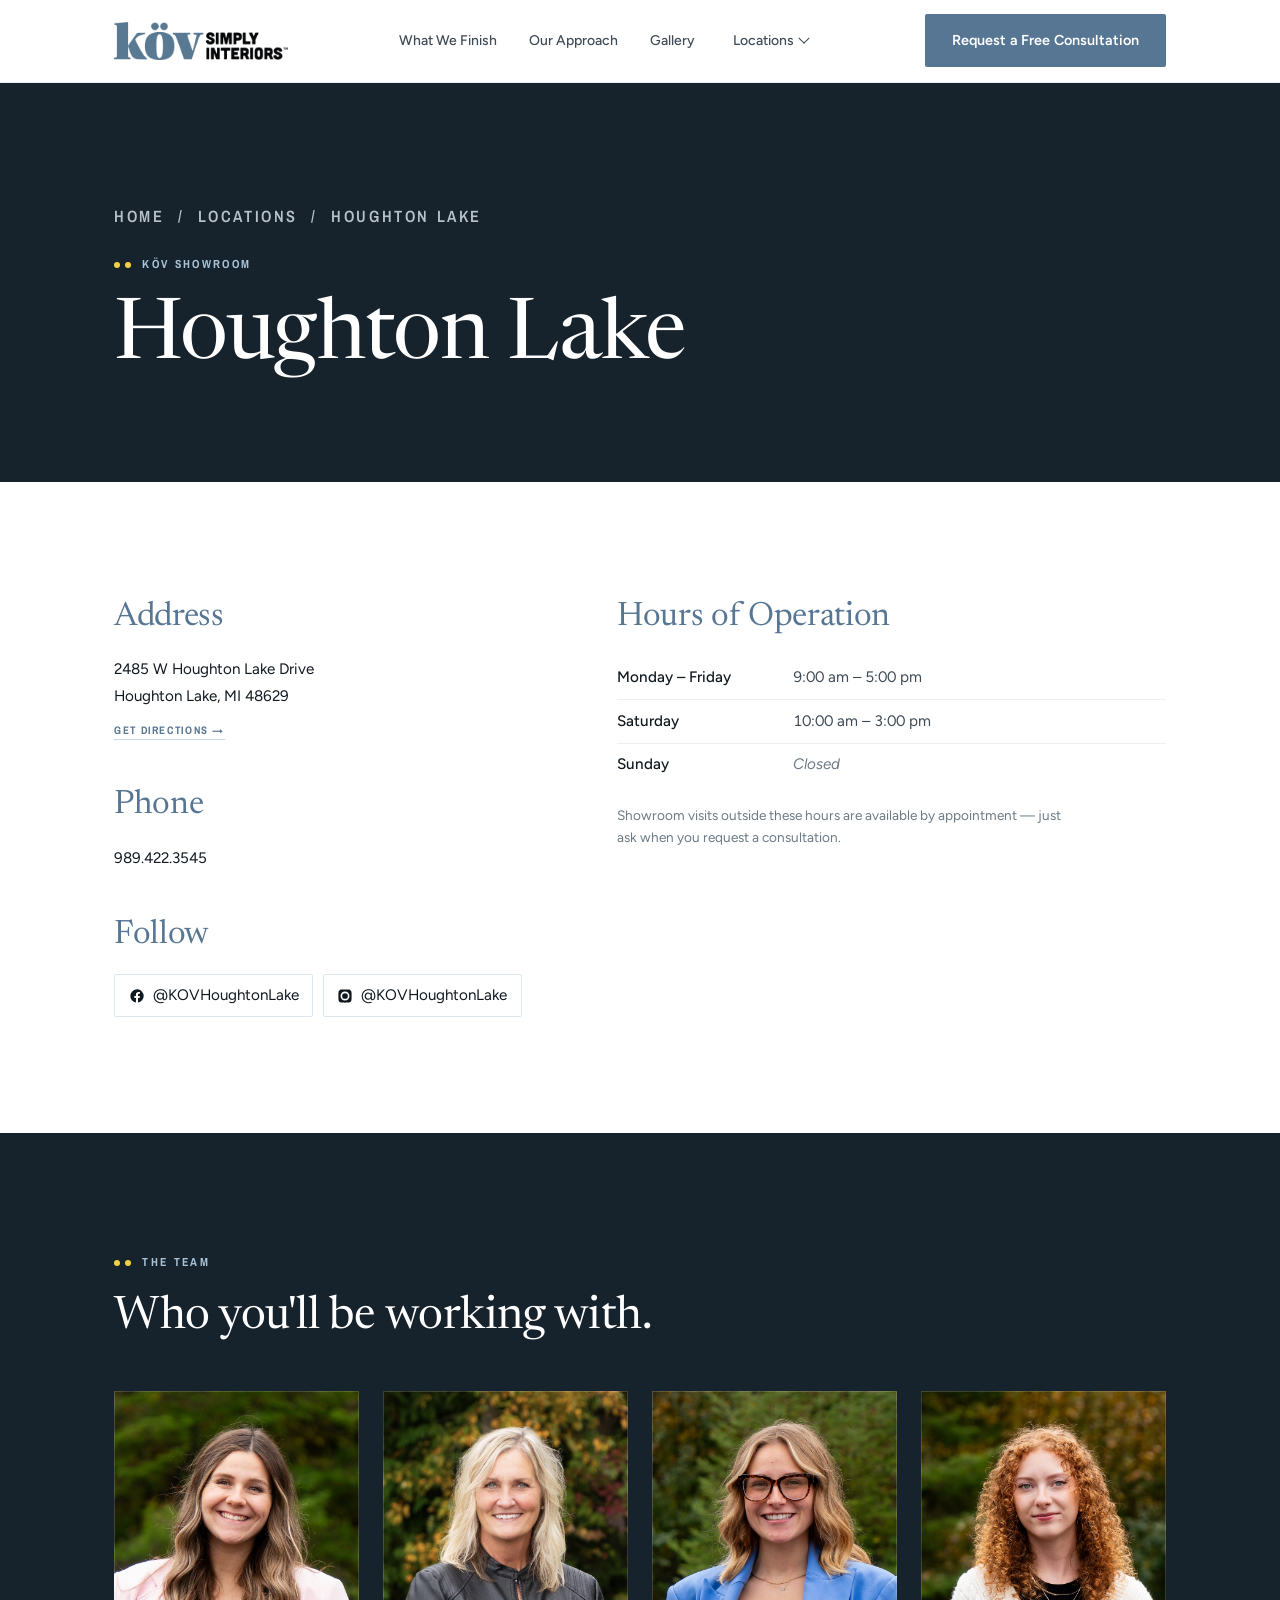
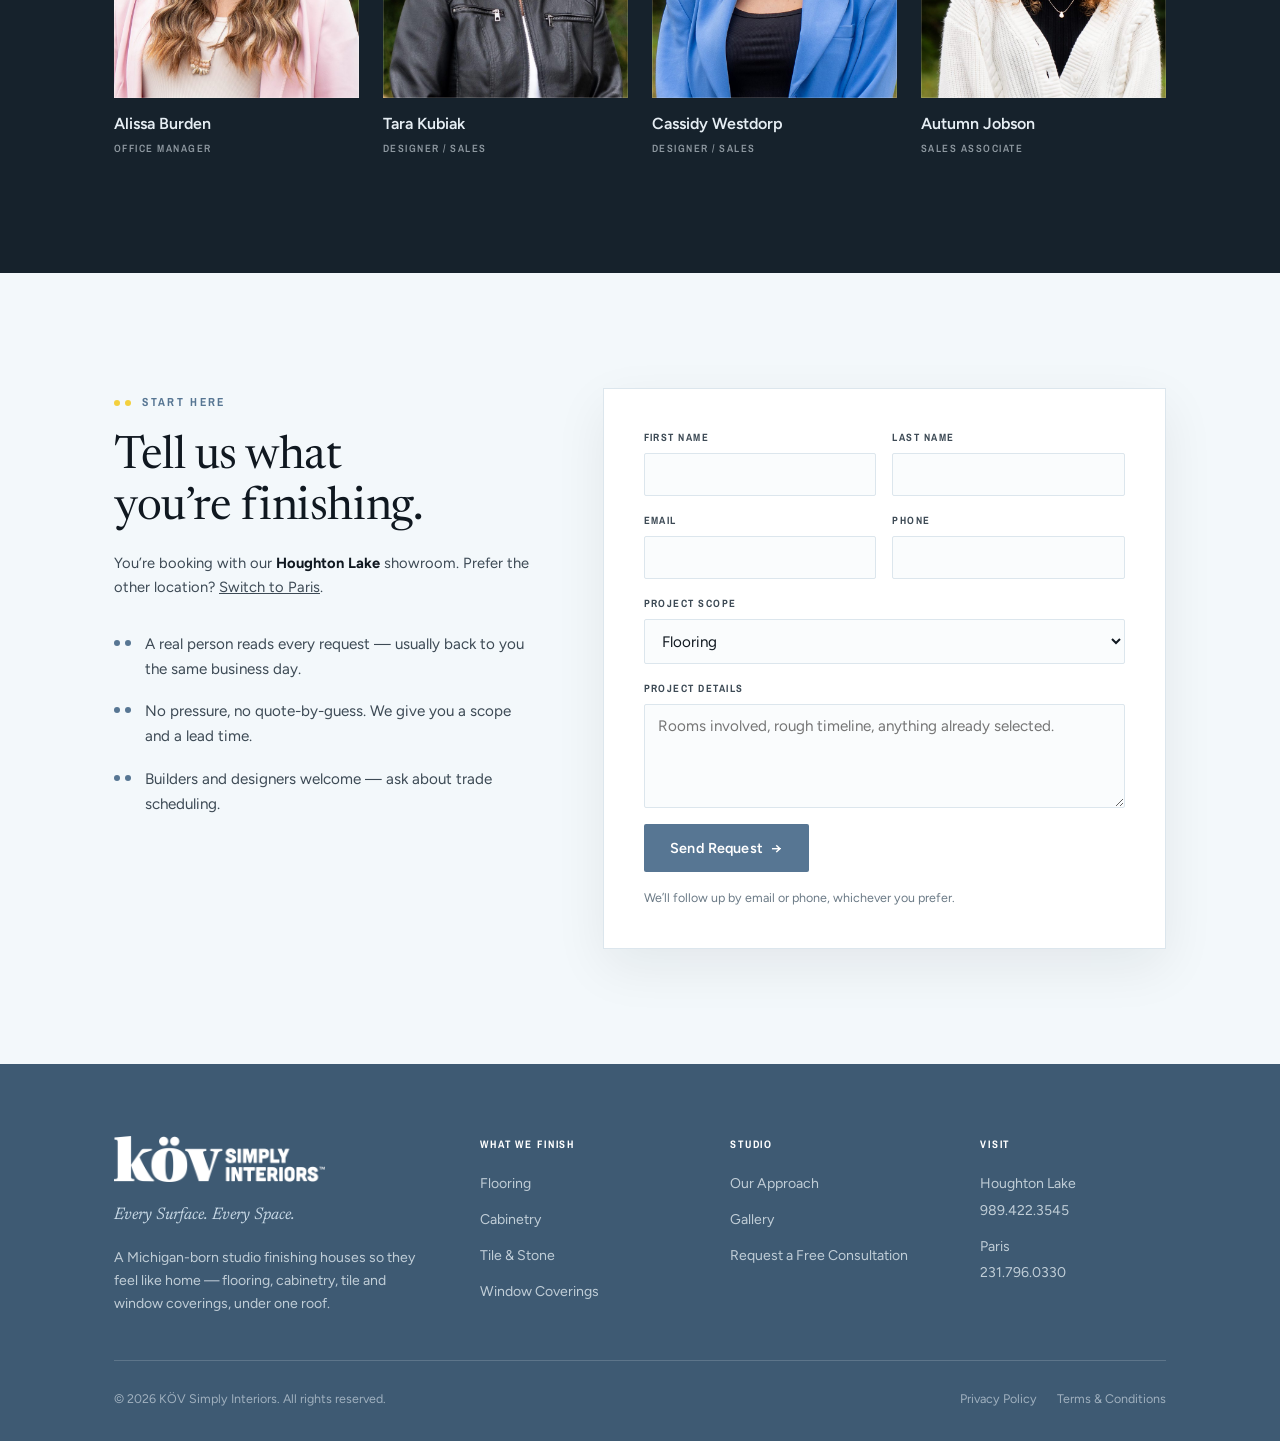
<file: houghton-lake.html>
<!DOCTYPE html>
<html lang="en">
<head>
<meta charset="utf-8">
<meta name="viewport" content="width=device-width, initial-scale=1, viewport-fit=cover">
<!-- Google Tag Manager -->
<script>(function(w,d,s,l,i){w[l]=w[l]||[];w[l].push({'gtm.start':
new Date().getTime(),event:'gtm.js'});var f=d.getElementsByTagName(s)[0],
j=d.createElement(s),dl=l!='dataLayer'?'&l='+l:'';j.async=true;j.src=
'https://www.googletagmanager.com/gtm.js?id='+i+dl;f.parentNode.insertBefore(j,f);
})(window,document,'script','dataLayer','GTM-TP3B8PBS');</script>
<!-- End Google Tag Manager -->
<title>KÖV Houghton Lake</title>
<meta name="description" content="The KÖV showroom in Houghton Lake, Michigan — address, hours, and the team.">
<meta name="theme-color" content="#577693">
<link rel="canonical" href="https://kovinteriors.com/houghton-lake">

<link rel="icon" href="assets/favicon.ico" sizes="any">
<link rel="icon" type="image/png" sizes="32x32" href="assets/favicon-32x32.png">
<link rel="icon" type="image/png" sizes="16x16" href="assets/favicon-16x16.png">
<link rel="apple-touch-icon" href="assets/apple-touch-icon.png">

<meta property="og:site_name" content="K&Ouml;V Simply Interiors">
<meta property="og:title" content="KÖV Houghton Lake">
<meta property="og:description" content="The KÖV showroom in Houghton Lake, Michigan — address, hours, and the team.">
<meta property="og:type" content="website">
<meta property="og:url" content="https://kovinteriors.com/houghton-lake">
<meta property="og:image" content="https://kovinteriors.com/assets/og-image.jpg">
<meta property="og:image:width" content="1200">
<meta property="og:image:height" content="630">
<meta name="twitter:card" content="summary_large_image">
<meta name="twitter:title" content="KÖV Houghton Lake">
<meta name="twitter:description" content="The KÖV showroom in Houghton Lake, Michigan — address, hours, and the team.">
<meta name="twitter:image" content="https://kovinteriors.com/assets/og-image.jpg">
<link rel="preconnect" href="https://fonts.googleapis.com">
<link rel="preconnect" href="https://fonts.gstatic.com" crossorigin>
<link rel="stylesheet" href="https://fonts.googleapis.com/css2?family=Newsreader:opsz,wght@6..72,300;6..72,400;6..72,500;6..72,600&family=Figtree:wght@300;400;500;600;700&family=Archivo+Narrow:wght@600;700&display=swap">
<link rel="stylesheet" href="assets/styles.css?v=d74c4b6c">
<script type="application/ld+json">{"@context":"https://schema.org","@type":"HomeAndConstructionBusiness","name":"KÖV Simply Interiors — Houghton Lake","url":"https://kovinteriors.com/houghton-lake","telephone":"+1-989-422-3545","image":"https://kovinteriors.com/assets/og-image.jpg","parentOrganization":{"@type":"Organization","name":"KÖV Simply Interiors","url":"https://kovinteriors.com"},"address":{"@type":"PostalAddress","streetAddress":"2485 W Houghton Lake Drive","addressLocality":"Houghton Lake","addressRegion":"MI","postalCode":"48629","addressCountry":"US"},"openingHoursSpecification":[{"@type":"OpeningHoursSpecification","dayOfWeek":["Monday","Tuesday","Wednesday","Thursday","Friday"],"opens":"09:00","closes":"17:00"},{"@type":"OpeningHoursSpecification","dayOfWeek":"Saturday","opens":"10:00","closes":"15:00"}]}</script>
</head>
<body>
<!-- Google Tag Manager (noscript) -->
<noscript><iframe src="https://www.googletagmanager.com/ns.html?id=GTM-TP3B8PBS"
height="0" width="0" style="display:none;visibility:hidden"></iframe></noscript>
<!-- End Google Tag Manager (noscript) -->
<script>document.documentElement.classList.add('js');</script>
<a class="skip-link" href="#main">Skip to content</a>

<header class="site-header">
  <div class="shell header-inner">
    <a class="lockup" href="index.html" aria-label="KÖV Simply Interiors, home">
      <img src="assets/kov-logo.png" alt="KÖV Simply Interiors" width="900" height="196">
    </a>

    <nav class="nav" id="primary-nav" aria-label="Primary">
      <a href="index.html#offerings">What We Finish</a>
      <a href="index.html#approach">Our Approach</a>
      <a href="gallery.html">Gallery</a>
      <div class="nav-item">
        <button class="nav-toggle" type="button" aria-expanded="false" aria-haspopup="true">
          Locations <span class="caret" aria-hidden="true"></span>
        </button>
        <ul class="nav-menu">
          <li><a href="houghton-lake.html" aria-current="page">Houghton Lake</a></li>
          <li><a href="paris.html">Paris</a></li>
        </ul>
      </div>
    </nav>

    <div class="header-cta">
      <a class="btn btn-solid" href="index.html#consult"><span class="cta-long">Request a Free Consultation</span><span class="cta-short">Free Consult</span></a>
      <button class="menu-btn" type="button" aria-expanded="false" aria-controls="primary-nav" aria-label="Menu">
        <span></span><span></span><span></span>
      </button>
    </div>
  </div>
  <div class="scroll-progress" aria-hidden="true"><span></span></div>
</header>

<main id="main">
  <section class="page-hero loc-hero tone-dark">
    <div class="shell">
      <p class="crumbs"><a href="index.html">Home</a> &nbsp;/&nbsp; Locations &nbsp;/&nbsp; Houghton Lake</p>
      <span class="eyebrow"><span class="dots gold" aria-hidden="true"><i></i><i></i></span> K&Ouml;V Showroom</span>
      <h1>Houghton Lake</h1>
    </div>
  </section>

  <section class="band">
    <div class="shell loc-grid">
      <div>
        <div class="info-list">
          <div class="info-block">
            <h3>Address</h3>
            <p class="big">2485 W Houghton Lake Drive<br>Houghton Lake, MI 48629</p>
            <p class="map-link"><a href="https://www.google.com/maps/search/2485+W+Houghton+Lake+Drive+Houghton+Lake+MI+48629" target="_blank" rel="noopener">Get directions &rarr;</a></p>
            
          </div>
          <div class="info-block">
            <h3>Phone</h3>
            <p class="big"><a href="tel:+19894223545">989.422.3545</a></p>
            
          </div>
          <div class="info-block">
            <h3>Follow</h3>
            <div class="social-row">
              <a class="social-chip" href="https://facebook.com/KOVHoughtonLake" rel="noopener"><svg viewBox="0 0 24 24" aria-hidden="true"><path d="M22 12a10 10 0 1 0-11.6 9.9v-7H7.9V12h2.5V9.8c0-2.5 1.5-3.9 3.8-3.91.1 0 2.2.2 2.2.2v2.5h-1.3c-1.2 0-1.6.8-1.6 1.6V12h2.8l-.4 2.9h-2.4v7A10 10 0 0 0 22 12z"/></svg> @KOVHoughtonLake</a>
              <a class="social-chip" href="https://instagram.com/KOVHoughtonLake" rel="noopener"><svg viewBox="0 0 24 24" aria-hidden="true"><path d="M12 2.2c3.2 0 3.6 0 4.9.1 1.2.1 1.8.2 2.2.4.6.2 1 .5 1.4.9.4.4.7.8.9 1.4.2.4.3 1 .4 2.2.1 1.3.1 1.7.1 4.9s0 3.6-.1 4.9c-.1 1.2-.2 1.8-.4 2.2-.2.6-.5 1-.9 1.4-.4.4-.8.7-1.4.9-.4.2-1 .3-2.2.4-1.3.1-1.7.1-4.9.1s-3.6 0-4.9-.1c-1.2-.1-1.8-.2-2.2-.4-.6-.2-1-.5-1.4-.9-.4-.4-.7-.8-.9-1.4-.2-.4-.3-1-.4-2.2-.1-1.3-.1-1.7-.1-4.9s0-3.6.1-4.9c.1-1.2.2-1.8.4-2.2.2-.6.5-1 .9-1.4.4-.4.8-.7 1.4-.9.4-.2 1-.3 2.2-.4 1.3-.1 1.7-.1 4.9-.1zm0 3.1a6.7 6.7 0 1 0 0 13.4 6.7 6.7 0 0 0 0-13.4zm0 11a4.3 4.3 0 1 1 0-8.6 4.3 4.3 0 0 1 0 8.6zm8.5-11.3a1.6 1.6 0 1 1-3.2 0 1.6 1.6 0 0 1 3.2 0z"/></svg> @KOVHoughtonLake</a>
            </div>
          </div>
        </div>
      </div>

      <div class="loc-hours">
        <h2>Hours of Operation</h2>
        <table class="hours">
          <tbody><tr><th>Monday &ndash; Friday</th><td>9:00 am &ndash; 5:00 pm</td></tr><tr><th>Saturday</th><td>10:00 am &ndash; 3:00 pm</td></tr><tr><th>Sunday</th><td class="closed">Closed</td></tr></tbody>
        </table>
        <p class="hours-note">Showroom visits outside these hours are available by appointment &mdash; just ask when you request a consultation.</p>
      </div>
    </div>
  </section>

  <section class="band band-deep tone-dark">
    <div class="shell">
      <div class="sec-head wide">
        <span class="eyebrow"><span class="dots gold" aria-hidden="true"><i></i><i></i></span> The Team</span>
        <h2>Who you'll be working with.</h2>
      </div>
      <div class="team-grid">
        <div class="team-card"><div class="team-photo"><img src="assets/team/alissa-burden.jpg" alt="Alissa Burden, Office Manager at K&Ouml;V Simply Interiors" width="800" height="1000" loading="lazy" decoding="async"></div>
          <p class="name">Alissa Burden</p>
          <p class="role">Office Manager</p>
        </div>
        <div class="team-card"><div class="team-photo"><img src="assets/team/tara-kubiak.jpg" alt="Tara Kubiak, Designer / Sales at K&Ouml;V Simply Interiors" width="800" height="1000" loading="lazy" decoding="async"></div>
          <p class="name">Tara Kubiak</p>
          <p class="role">Designer / Sales</p>
        </div>
        <div class="team-card"><div class="team-photo"><img src="assets/team/cassidy-westdrop.jpg" alt="Cassidy Westdorp, Designer / Sales at K&Ouml;V Simply Interiors" width="800" height="1000" loading="lazy" decoding="async"></div>
          <p class="name">Cassidy Westdorp</p>
          <p class="role">Designer / Sales</p>
        </div>
        <div class="team-card"><div class="team-photo"><img src="assets/team/autumn-jobson.jpg" alt="Autumn Jobson, Sales Associate at K&Ouml;V Simply Interiors" width="800" height="1000" loading="lazy" decoding="async"></div>
          <p class="name">Autumn Jobson</p>
          <p class="role">Sales Associate</p>
        </div>
      </div>
    </div>
  </section>


  <section class="band band-tint" id="consult">
    <div class="shell consult-grid">
      <div>
        <span class="eyebrow"><span class="dots gold" aria-hidden="true"><i></i><i></i></span> Start Here</span>
        <h2>Tell us what you&rsquo;re finishing.</h2>
        <p class="consult-note">You&rsquo;re booking with our <strong>Houghton Lake</strong> showroom. Prefer the other location? <a href="paris.html#consult">Switch to Paris</a>.</p>
        <ul class="promise">
          <li><span class="dots" aria-hidden="true"><i></i><i></i></span><span>A real person reads every request &mdash; usually back to you the same business day.</span></li>
          <li><span class="dots" aria-hidden="true"><i></i><i></i></span><span>No pressure, no quote-by-guess. We give you a scope and a lead time.</span></li>
          <li><span class="dots" aria-hidden="true"><i></i><i></i></span><span>Builders and designers welcome &mdash; ask about trade scheduling.</span></li>
        </ul>
      </div>

      <div class="form-card tone-light" id="consultCard">
        <form class="form-body" id="consultForm" action="https://api.web3forms.com/submit" method="POST" novalidate data-thanks="thank-you-houghton-lake.html">
          <input type="hidden" name="access_key" value="4b04a78e-1222-40c4-ba0d-5f8aaee83861">
          <input type="hidden" name="redirect" value="https://kovinteriors.com/thank-you-houghton-lake.html">
          <input type="hidden" name="preferred_showroom" value="Houghton Lake, MI">
          <input type="hidden" name="subject" value="New consultation request (Houghton Lake, MI) &mdash; K&Ouml;V website">
          <input type="hidden" name="from_name" value="K&Ouml;V Simply Interiors Website">
          <input type="checkbox" name="botcheck" class="hp" tabindex="-1" autocomplete="off" aria-hidden="true">
          <div class="field-row">
            <div class="field">
              <label for="fname">First Name</label>
              <input id="fname" name="first_name" type="text" autocomplete="given-name" required>
            </div>
            <div class="field">
              <label for="lname">Last Name</label>
              <input id="lname" name="last_name" type="text" autocomplete="family-name" required>
            </div>
          </div>
          <div class="field-row">
            <div class="field">
              <label for="email">Email</label>
              <input id="email" name="email" type="email" autocomplete="email" required>
            </div>
            <div class="field">
              <label for="phone">Phone</label>
              <input id="phone" name="phone" type="tel" autocomplete="tel">
            </div>
          </div>
          <div class="field">
            <label for="scope">Project Scope</label>
            <select id="scope" name="project_scope">
              <option>Flooring</option>
              <option>Cabinetry</option>
              <option>Tile &amp; Stone</option>
              <option>Window Coverings</option>
              <option>Whole-home finish</option>
              <option>Kitchen</option>
              <option>Bathroom</option>
              <option>Not sure yet</option>
            </select>
          </div>
          <div class="field">
            <label for="details">Project Details</label>
            <textarea id="details" name="message" placeholder="Rooms involved, rough timeline, anything already selected."></textarea>
          </div>
          <div class="form-foot">
            <button class="btn btn-solid" type="submit">Send Request <span class="btn-arrow" aria-hidden="true">&rarr;</span></button>
            <span class="fine">We&rsquo;ll follow up by email or phone, whichever you prefer.</span>
          </div>
          <p class="form-error" id="formError" role="alert" hidden>Something went wrong sending that. Please try again, or call the showroom directly.</p>
        </form>

        <div class="form-success" id="consultSuccess" role="status">
          <span class="dots gold" aria-hidden="true" style="justify-content:center;"><i></i><i></i></span>
          <h3>Request received.</h3>
          <p>Thanks &mdash; your request is on its way to our Houghton Lake team. We&rsquo;ll be in touch shortly to set up your consultation.</p>
        </div>
      </div>
    </div>
  </section>

</main>

<footer class="site-footer tone-dark">
  <div class="shell">
    <div class="footer-top">
      <div>
        <img src="assets/kov-logo-white.png" alt="KÖV Simply Interiors" width="900" height="196" style="height:46px;width:auto;display:block;">
        <p class="footer-tag">Every Surface. Every Space.</p>
        <p class="footer-blurb">A Michigan-born studio finishing houses so they feel like home &mdash; flooring, cabinetry, tile and window coverings, under one roof.</p>
      </div>
      <div class="footer-col">
        <h4>What We Finish</h4>
        <ul>
          <li><a href="index.html#offerings">Flooring</a></li>
          <li><a href="index.html#offerings">Cabinetry</a></li>
          <li><a href="index.html#offerings">Tile &amp; Stone</a></li>
          <li><a href="index.html#offerings">Window Coverings</a></li>
        </ul>
      </div>
      <div class="footer-col">
        <h4>Studio</h4>
        <ul>
          <li><a href="index.html#approach">Our Approach</a></li>
          <li><a href="gallery.html">Gallery</a></li>
          <li><a href="index.html#consult">Request a Free Consultation</a></li>
        </ul>
      </div>
      <div class="footer-col">
        <h4>Visit</h4>
        <ul>
          <li><a href="houghton-lake.html">Houghton Lake</a><br><a href="tel:+19894223545">989.422.3545</a></li>
          <li><a href="paris.html">Paris</a><br><a href="tel:+12317960330">231.796.0330</a></li>
        </ul>
      </div>
    </div>
    <div class="footer-bottom">
      <span>&copy; 2026 K&Ouml;V Simply Interiors. All rights reserved.</span>
      <span class="footer-legal"><a href="privacy.html">Privacy Policy</a><a href="terms.html">Terms &amp; Conditions</a></span>
    </div>
  </div>
</footer>

<!-- Showroom chooser popup. Opened by site.js from any "#consult" link on a
     page that has no form of its own. The same two links also exist inline in
     the homepage CHOOSER section, so this is enhancement, not a dependency:
     with JavaScript off the link still lands somewhere useful. -->
<div class="modal" id="showroomModal" role="dialog" aria-modal="true" aria-labelledby="showroomModalTitle" hidden>
  <div class="modal-backdrop" data-modal-close></div>
  <div class="modal-panel">
    <button class="modal-close" type="button" aria-label="Close" data-modal-close>&#10005;</button>
    <span class="eyebrow" style="justify-content:center;"><span class="dots gold" aria-hidden="true"><i></i><i></i></span> Start Here</span>
    <h2 id="showroomModalTitle">Which showroom is closest to you?</h2>
    <p class="modal-sub">Pick a location and we&rsquo;ll take you to that team&rsquo;s consultation form.</p>
    <div class="chooser-grid">
      <a class="chooser-card" href="houghton-lake.html#consult">
        <span class="chooser-name">Houghton Lake</span>
        <span class="chooser-addr">2485 W Houghton Lake Drive</span>
        <span class="chooser-go">Book here <span class="btn-arrow" aria-hidden="true">&rarr;</span></span>
      </a>
      <a class="chooser-card" href="paris.html#consult">
        <span class="chooser-name">Paris</span>
        <span class="chooser-addr">21498 Northland Drive</span>
        <span class="chooser-go">Book here <span class="btn-arrow" aria-hidden="true">&rarr;</span></span>
      </a>
    </div>
  </div>
</div>

<script src="assets/site.js?v=eff4a98b"></script>
</body>
</html>
</file>
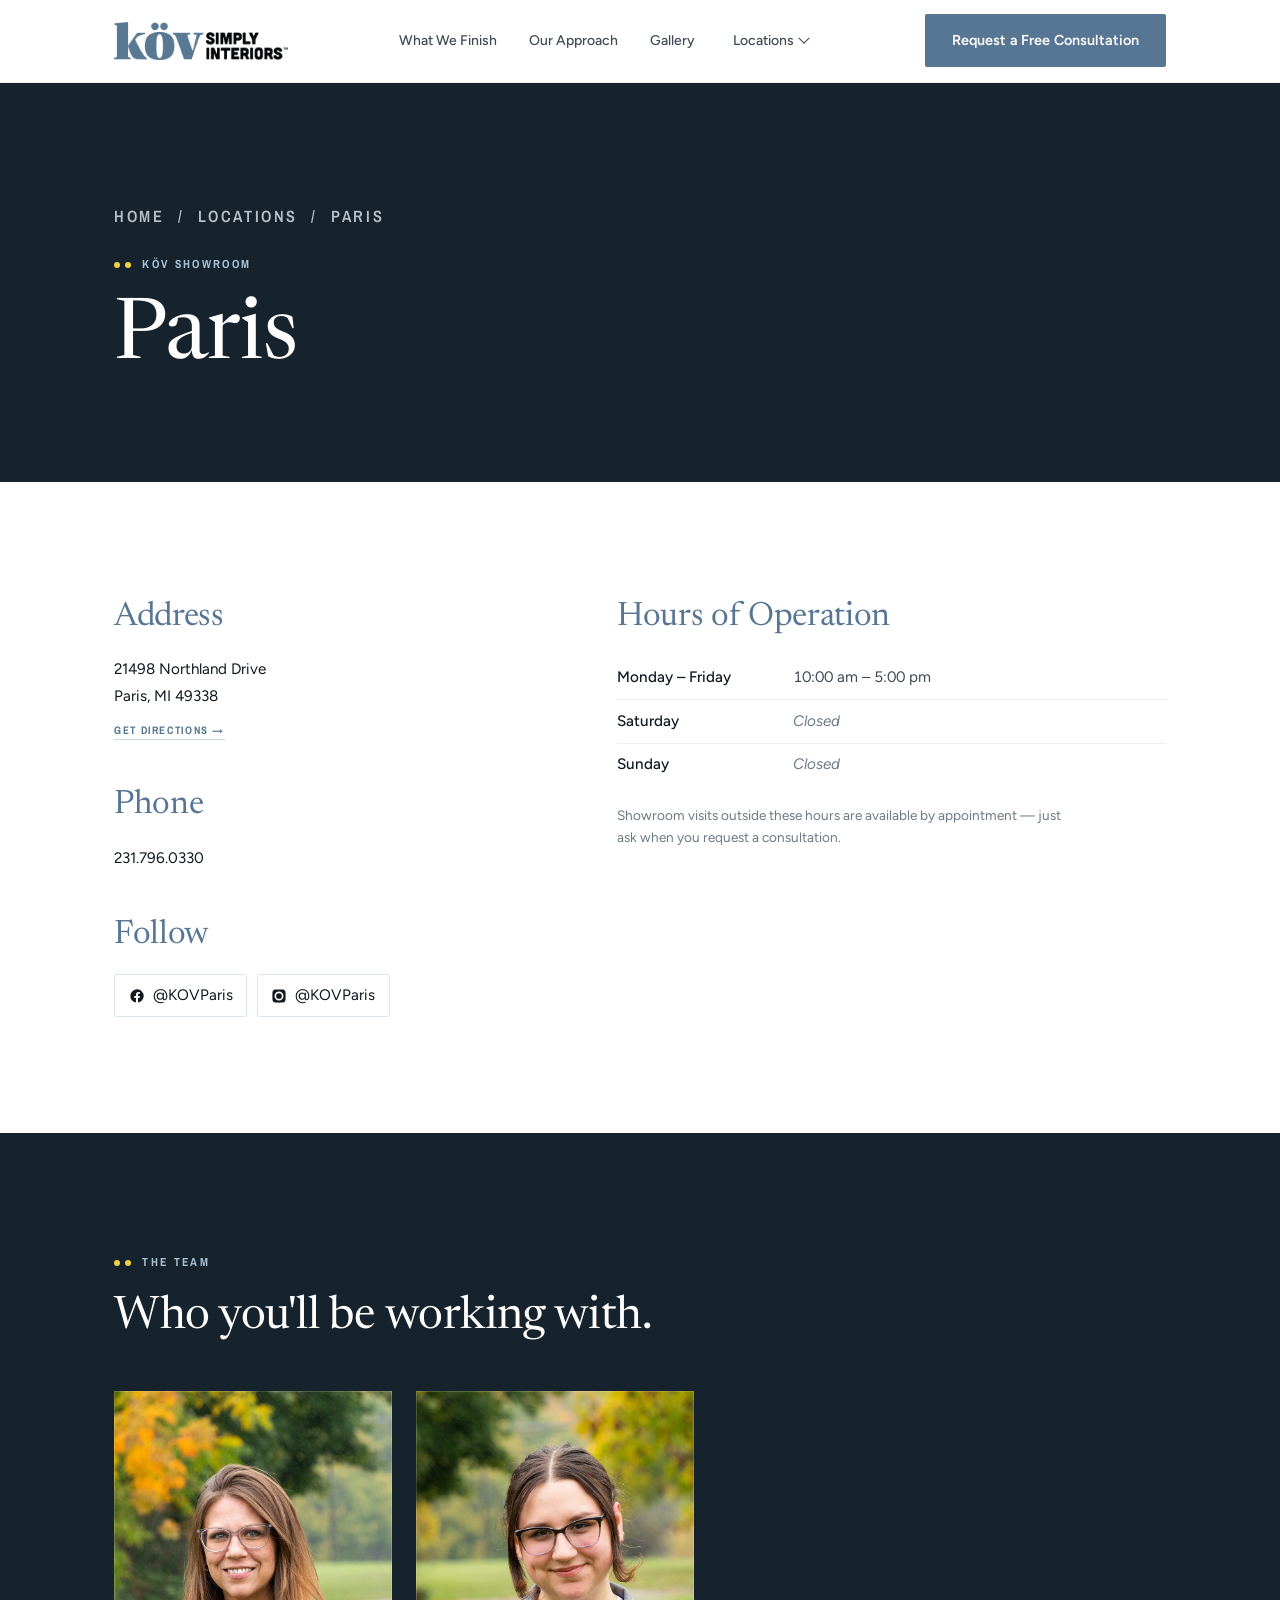
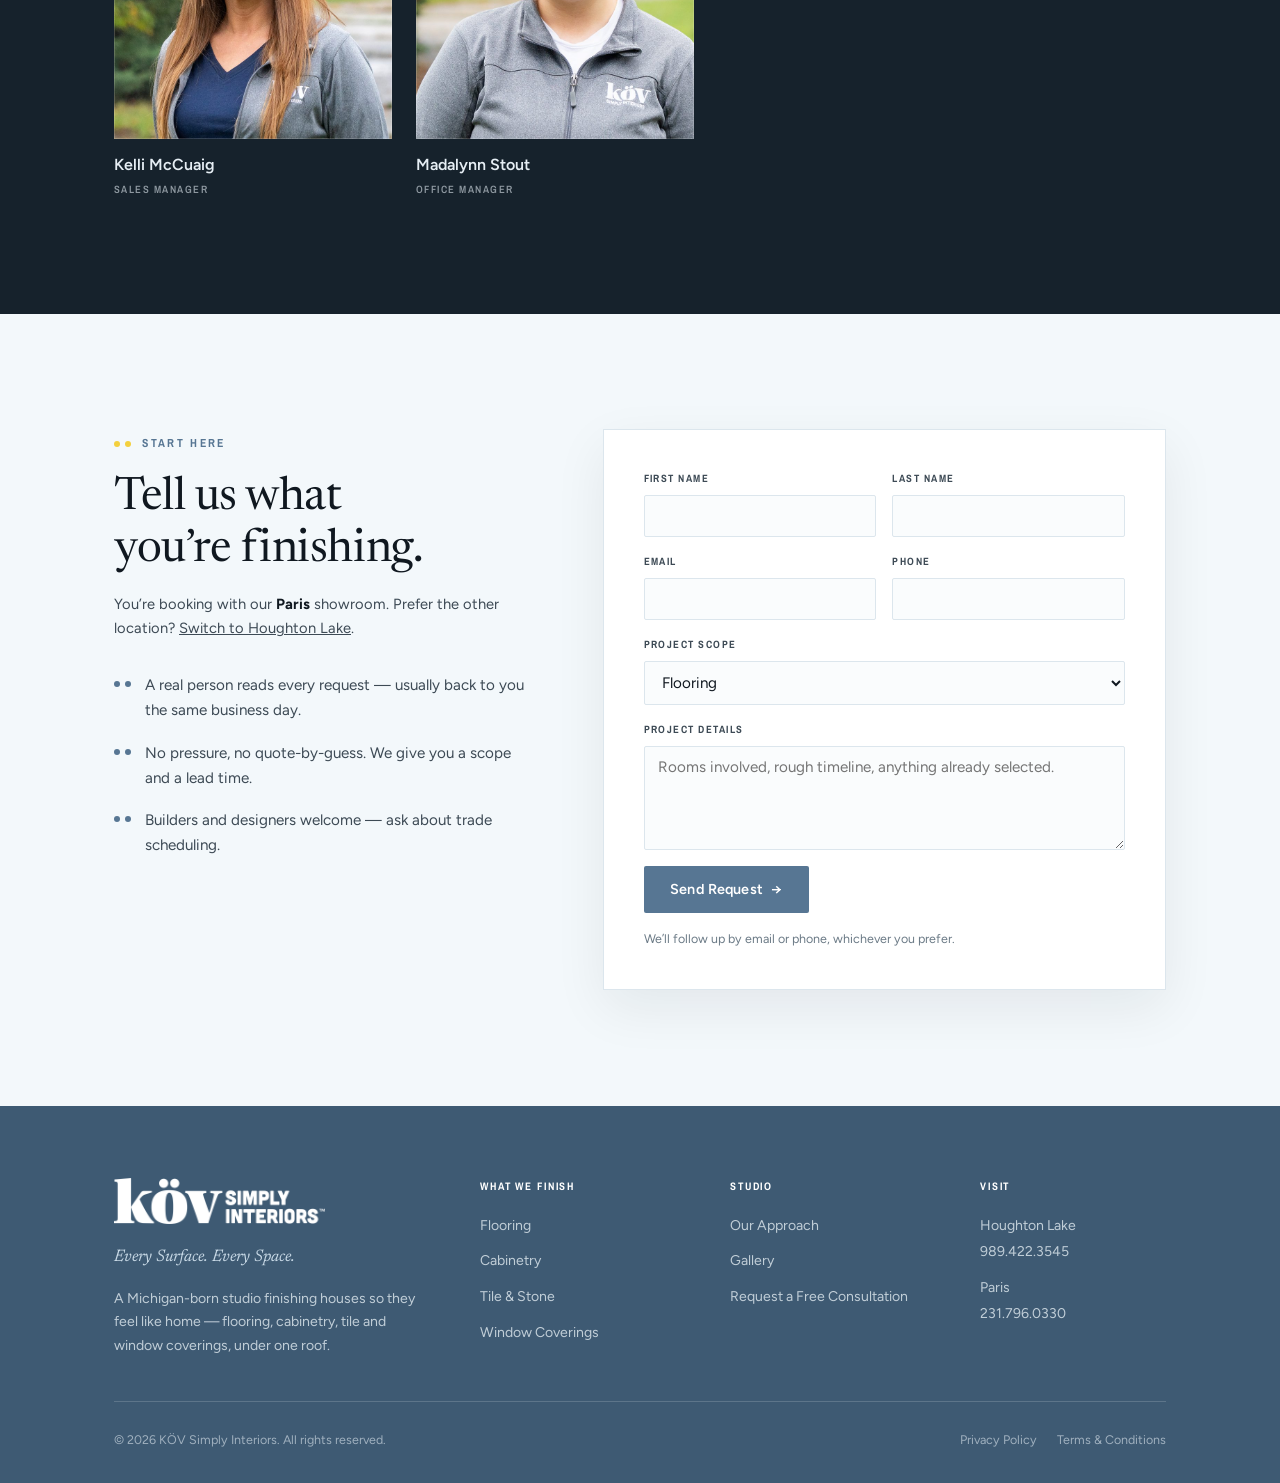
<file: paris.html>
<!DOCTYPE html>
<html lang="en">
<head>
<meta charset="utf-8">
<meta name="viewport" content="width=device-width, initial-scale=1, viewport-fit=cover">
<!-- Google Tag Manager -->
<script>(function(w,d,s,l,i){w[l]=w[l]||[];w[l].push({'gtm.start':
new Date().getTime(),event:'gtm.js'});var f=d.getElementsByTagName(s)[0],
j=d.createElement(s),dl=l!='dataLayer'?'&l='+l:'';j.async=true;j.src=
'https://www.googletagmanager.com/gtm.js?id='+i+dl;f.parentNode.insertBefore(j,f);
})(window,document,'script','dataLayer','GTM-TP3B8PBS');</script>
<!-- End Google Tag Manager -->
<title>KÖV Paris</title>
<meta name="description" content="The KÖV showroom in Paris, Michigan — address, hours, and the team.">
<meta name="theme-color" content="#577693">
<link rel="canonical" href="https://kovinteriors.com/paris">

<link rel="icon" href="assets/favicon.ico" sizes="any">
<link rel="icon" type="image/png" sizes="32x32" href="assets/favicon-32x32.png">
<link rel="icon" type="image/png" sizes="16x16" href="assets/favicon-16x16.png">
<link rel="apple-touch-icon" href="assets/apple-touch-icon.png">

<meta property="og:site_name" content="K&Ouml;V Simply Interiors">
<meta property="og:title" content="KÖV Paris">
<meta property="og:description" content="The KÖV showroom in Paris, Michigan — address, hours, and the team.">
<meta property="og:type" content="website">
<meta property="og:url" content="https://kovinteriors.com/paris">
<meta property="og:image" content="https://kovinteriors.com/assets/og-image.jpg">
<meta property="og:image:width" content="1200">
<meta property="og:image:height" content="630">
<meta name="twitter:card" content="summary_large_image">
<meta name="twitter:title" content="KÖV Paris">
<meta name="twitter:description" content="The KÖV showroom in Paris, Michigan — address, hours, and the team.">
<meta name="twitter:image" content="https://kovinteriors.com/assets/og-image.jpg">
<link rel="preconnect" href="https://fonts.googleapis.com">
<link rel="preconnect" href="https://fonts.gstatic.com" crossorigin>
<link rel="stylesheet" href="https://fonts.googleapis.com/css2?family=Newsreader:opsz,wght@6..72,300;6..72,400;6..72,500;6..72,600&family=Figtree:wght@300;400;500;600;700&family=Archivo+Narrow:wght@600;700&display=swap">
<link rel="stylesheet" href="assets/styles.css?v=d74c4b6c">
<script type="application/ld+json">{"@context":"https://schema.org","@type":"HomeAndConstructionBusiness","name":"KÖV Simply Interiors — Paris","url":"https://kovinteriors.com/paris","telephone":"+1-231-796-0330","image":"https://kovinteriors.com/assets/og-image.jpg","parentOrganization":{"@type":"Organization","name":"KÖV Simply Interiors","url":"https://kovinteriors.com"},"address":{"@type":"PostalAddress","streetAddress":"21498 Northland Drive","addressLocality":"Paris","addressRegion":"MI","postalCode":"49338","addressCountry":"US"},"openingHoursSpecification":[{"@type":"OpeningHoursSpecification","dayOfWeek":["Monday","Tuesday","Wednesday","Thursday","Friday"],"opens":"10:00","closes":"17:00"}]}</script>
</head>
<body>
<!-- Google Tag Manager (noscript) -->
<noscript><iframe src="https://www.googletagmanager.com/ns.html?id=GTM-TP3B8PBS"
height="0" width="0" style="display:none;visibility:hidden"></iframe></noscript>
<!-- End Google Tag Manager (noscript) -->
<script>document.documentElement.classList.add('js');</script>
<a class="skip-link" href="#main">Skip to content</a>

<header class="site-header">
  <div class="shell header-inner">
    <a class="lockup" href="index.html" aria-label="KÖV Simply Interiors, home">
      <img src="assets/kov-logo.png" alt="KÖV Simply Interiors" width="900" height="196">
    </a>

    <nav class="nav" id="primary-nav" aria-label="Primary">
      <a href="index.html#offerings">What We Finish</a>
      <a href="index.html#approach">Our Approach</a>
      <a href="gallery.html">Gallery</a>
      <div class="nav-item">
        <button class="nav-toggle" type="button" aria-expanded="false" aria-haspopup="true">
          Locations <span class="caret" aria-hidden="true"></span>
        </button>
        <ul class="nav-menu">
          <li><a href="houghton-lake.html">Houghton Lake</a></li>
          <li><a href="paris.html" aria-current="page">Paris</a></li>
        </ul>
      </div>
    </nav>

    <div class="header-cta">
      <a class="btn btn-solid" href="index.html#consult"><span class="cta-long">Request a Free Consultation</span><span class="cta-short">Free Consult</span></a>
      <button class="menu-btn" type="button" aria-expanded="false" aria-controls="primary-nav" aria-label="Menu">
        <span></span><span></span><span></span>
      </button>
    </div>
  </div>
  <div class="scroll-progress" aria-hidden="true"><span></span></div>
</header>

<main id="main">
  <section class="page-hero loc-hero tone-dark">
    <div class="shell">
      <p class="crumbs"><a href="index.html">Home</a> &nbsp;/&nbsp; Locations &nbsp;/&nbsp; Paris</p>
      <span class="eyebrow"><span class="dots gold" aria-hidden="true"><i></i><i></i></span> K&Ouml;V Showroom</span>
      <h1>Paris</h1>
    </div>
  </section>

  <section class="band">
    <div class="shell loc-grid">
      <div>
        <div class="info-list">
          <div class="info-block">
            <h3>Address</h3>
            <p class="big">21498 Northland Drive<br>Paris, MI 49338</p>
            <p class="map-link"><a href="https://www.google.com/maps/search/21498+Northland+Drive+Paris,+MI+49338" target="_blank" rel="noopener">Get directions &rarr;</a></p>
            
          </div>
          <div class="info-block">
            <h3>Phone</h3>
            <p class="big"><a href="tel:+12317960330">231.796.0330</a></p>
            
          </div>
          <div class="info-block">
            <h3>Follow</h3>
            <div class="social-row">
              <a class="social-chip" href="https://facebook.com/KOVParis" rel="noopener"><svg viewBox="0 0 24 24" aria-hidden="true"><path d="M22 12a10 10 0 1 0-11.6 9.9v-7H7.9V12h2.5V9.8c0-2.5 1.5-3.9 3.8-3.91.1 0 2.2.2 2.2.2v2.5h-1.3c-1.2 0-1.6.8-1.6 1.6V12h2.8l-.4 2.9h-2.4v7A10 10 0 0 0 22 12z"/></svg> @KOVParis</a>
              <a class="social-chip" href="https://instagram.com/KOVParis" rel="noopener"><svg viewBox="0 0 24 24" aria-hidden="true"><path d="M12 2.2c3.2 0 3.6 0 4.9.1 1.2.1 1.8.2 2.2.4.6.2 1 .5 1.4.9.4.4.7.8.9 1.4.2.4.3 1 .4 2.2.1 1.3.1 1.7.1 4.9s0 3.6-.1 4.9c-.1 1.2-.2 1.8-.4 2.2-.2.6-.5 1-.9 1.4-.4.4-.8.7-1.4.9-.4.2-1 .3-2.2.4-1.3.1-1.7.1-4.9.1s-3.6 0-4.9-.1c-1.2-.1-1.8-.2-2.2-.4-.6-.2-1-.5-1.4-.9-.4-.4-.7-.8-.9-1.4-.2-.4-.3-1-.4-2.2-.1-1.3-.1-1.7-.1-4.9s0-3.6.1-4.9c.1-1.2.2-1.8.4-2.2.2-.6.5-1 .9-1.4.4-.4.8-.7 1.4-.9.4-.2 1-.3 2.2-.4 1.3-.1 1.7-.1 4.9-.1zm0 3.1a6.7 6.7 0 1 0 0 13.4 6.7 6.7 0 0 0 0-13.4zm0 11a4.3 4.3 0 1 1 0-8.6 4.3 4.3 0 0 1 0 8.6zm8.5-11.3a1.6 1.6 0 1 1-3.2 0 1.6 1.6 0 0 1 3.2 0z"/></svg> @KOVParis</a>
            </div>
          </div>
        </div>
      </div>

      <div class="loc-hours">
        <h2>Hours of Operation</h2>
        <table class="hours">
          <tbody><tr><th>Monday &ndash; Friday</th><td>10:00 am &ndash; 5:00 pm</td></tr><tr><th>Saturday</th><td class="closed">Closed</td></tr><tr><th>Sunday</th><td class="closed">Closed</td></tr></tbody>
        </table>
        <p class="hours-note">Showroom visits outside these hours are available by appointment &mdash; just ask when you request a consultation.</p>
      </div>
    </div>
  </section>

  <section class="band band-deep tone-dark">
    <div class="shell">
      <div class="sec-head wide">
        <span class="eyebrow"><span class="dots gold" aria-hidden="true"><i></i><i></i></span> The Team</span>
        <h2>Who you'll be working with.</h2>
      </div>
      <div class="team-grid two-up">
        <div class="team-card"><div class="team-photo"><img src="assets/team/kelli-mccuaig.jpg" alt="Kelli McCuaig, Sales Manager at K&Ouml;V Simply Interiors" width="800" height="1000" loading="lazy" decoding="async"></div>
          <p class="name">Kelli McCuaig</p>
          <p class="role">Sales Manager</p>
        </div>
        <div class="team-card"><div class="team-photo"><img src="assets/team/madalynn-stout.jpg" alt="Madalynn Stout, Office Manager at K&Ouml;V Simply Interiors" width="800" height="1000" loading="lazy" decoding="async"></div>
          <p class="name">Madalynn Stout</p>
          <p class="role">Office Manager</p>
        </div>
      </div>
    </div>
  </section>


  <section class="band band-tint" id="consult">
    <div class="shell consult-grid">
      <div>
        <span class="eyebrow"><span class="dots gold" aria-hidden="true"><i></i><i></i></span> Start Here</span>
        <h2>Tell us what you&rsquo;re finishing.</h2>
        <p class="consult-note">You&rsquo;re booking with our <strong>Paris</strong> showroom. Prefer the other location? <a href="houghton-lake.html#consult">Switch to Houghton Lake</a>.</p>
        <ul class="promise">
          <li><span class="dots" aria-hidden="true"><i></i><i></i></span><span>A real person reads every request &mdash; usually back to you the same business day.</span></li>
          <li><span class="dots" aria-hidden="true"><i></i><i></i></span><span>No pressure, no quote-by-guess. We give you a scope and a lead time.</span></li>
          <li><span class="dots" aria-hidden="true"><i></i><i></i></span><span>Builders and designers welcome &mdash; ask about trade scheduling.</span></li>
        </ul>
      </div>

      <div class="form-card tone-light" id="consultCard">
        <form class="form-body" id="consultForm" action="https://api.web3forms.com/submit" method="POST" novalidate data-thanks="thank-you-paris.html">
          <input type="hidden" name="access_key" value="a81fc8cb-e34f-49f9-8072-7b567a0f5ef6">
          <input type="hidden" name="redirect" value="https://kovinteriors.com/thank-you-paris.html">
          <input type="hidden" name="preferred_showroom" value="Paris, MI">
          <input type="hidden" name="subject" value="New consultation request (Paris, MI) &mdash; K&Ouml;V website">
          <input type="hidden" name="from_name" value="K&Ouml;V Simply Interiors Website">
          <input type="checkbox" name="botcheck" class="hp" tabindex="-1" autocomplete="off" aria-hidden="true">
          <div class="field-row">
            <div class="field">
              <label for="fname">First Name</label>
              <input id="fname" name="first_name" type="text" autocomplete="given-name" required>
            </div>
            <div class="field">
              <label for="lname">Last Name</label>
              <input id="lname" name="last_name" type="text" autocomplete="family-name" required>
            </div>
          </div>
          <div class="field-row">
            <div class="field">
              <label for="email">Email</label>
              <input id="email" name="email" type="email" autocomplete="email" required>
            </div>
            <div class="field">
              <label for="phone">Phone</label>
              <input id="phone" name="phone" type="tel" autocomplete="tel">
            </div>
          </div>
          <div class="field">
            <label for="scope">Project Scope</label>
            <select id="scope" name="project_scope">
              <option>Flooring</option>
              <option>Cabinetry</option>
              <option>Tile &amp; Stone</option>
              <option>Window Coverings</option>
              <option>Whole-home finish</option>
              <option>Kitchen</option>
              <option>Bathroom</option>
              <option>Not sure yet</option>
            </select>
          </div>
          <div class="field">
            <label for="details">Project Details</label>
            <textarea id="details" name="message" placeholder="Rooms involved, rough timeline, anything already selected."></textarea>
          </div>
          <div class="form-foot">
            <button class="btn btn-solid" type="submit">Send Request <span class="btn-arrow" aria-hidden="true">&rarr;</span></button>
            <span class="fine">We&rsquo;ll follow up by email or phone, whichever you prefer.</span>
          </div>
          <p class="form-error" id="formError" role="alert" hidden>Something went wrong sending that. Please try again, or call the showroom directly.</p>
        </form>

        <div class="form-success" id="consultSuccess" role="status">
          <span class="dots gold" aria-hidden="true" style="justify-content:center;"><i></i><i></i></span>
          <h3>Request received.</h3>
          <p>Thanks &mdash; your request is on its way to our Paris team. We&rsquo;ll be in touch shortly to set up your consultation.</p>
        </div>
      </div>
    </div>
  </section>

</main>

<footer class="site-footer tone-dark">
  <div class="shell">
    <div class="footer-top">
      <div>
        <img src="assets/kov-logo-white.png" alt="KÖV Simply Interiors" width="900" height="196" style="height:46px;width:auto;display:block;">
        <p class="footer-tag">Every Surface. Every Space.</p>
        <p class="footer-blurb">A Michigan-born studio finishing houses so they feel like home &mdash; flooring, cabinetry, tile and window coverings, under one roof.</p>
      </div>
      <div class="footer-col">
        <h4>What We Finish</h4>
        <ul>
          <li><a href="index.html#offerings">Flooring</a></li>
          <li><a href="index.html#offerings">Cabinetry</a></li>
          <li><a href="index.html#offerings">Tile &amp; Stone</a></li>
          <li><a href="index.html#offerings">Window Coverings</a></li>
        </ul>
      </div>
      <div class="footer-col">
        <h4>Studio</h4>
        <ul>
          <li><a href="index.html#approach">Our Approach</a></li>
          <li><a href="gallery.html">Gallery</a></li>
          <li><a href="index.html#consult">Request a Free Consultation</a></li>
        </ul>
      </div>
      <div class="footer-col">
        <h4>Visit</h4>
        <ul>
          <li><a href="houghton-lake.html">Houghton Lake</a><br><a href="tel:+19894223545">989.422.3545</a></li>
          <li><a href="paris.html">Paris</a><br><a href="tel:+12317960330">231.796.0330</a></li>
        </ul>
      </div>
    </div>
    <div class="footer-bottom">
      <span>&copy; 2026 K&Ouml;V Simply Interiors. All rights reserved.</span>
      <span class="footer-legal"><a href="privacy.html">Privacy Policy</a><a href="terms.html">Terms &amp; Conditions</a></span>
    </div>
  </div>
</footer>

<!-- Showroom chooser popup. Opened by site.js from any "#consult" link on a
     page that has no form of its own. The same two links also exist inline in
     the homepage CHOOSER section, so this is enhancement, not a dependency:
     with JavaScript off the link still lands somewhere useful. -->
<div class="modal" id="showroomModal" role="dialog" aria-modal="true" aria-labelledby="showroomModalTitle" hidden>
  <div class="modal-backdrop" data-modal-close></div>
  <div class="modal-panel">
    <button class="modal-close" type="button" aria-label="Close" data-modal-close>&#10005;</button>
    <span class="eyebrow" style="justify-content:center;"><span class="dots gold" aria-hidden="true"><i></i><i></i></span> Start Here</span>
    <h2 id="showroomModalTitle">Which showroom is closest to you?</h2>
    <p class="modal-sub">Pick a location and we&rsquo;ll take you to that team&rsquo;s consultation form.</p>
    <div class="chooser-grid">
      <a class="chooser-card" href="houghton-lake.html#consult">
        <span class="chooser-name">Houghton Lake</span>
        <span class="chooser-addr">2485 W Houghton Lake Drive</span>
        <span class="chooser-go">Book here <span class="btn-arrow" aria-hidden="true">&rarr;</span></span>
      </a>
      <a class="chooser-card" href="paris.html#consult">
        <span class="chooser-name">Paris</span>
        <span class="chooser-addr">21498 Northland Drive</span>
        <span class="chooser-go">Book here <span class="btn-arrow" aria-hidden="true">&rarr;</span></span>
      </a>
    </div>
  </div>
</div>

<script src="assets/site.js?v=eff4a98b"></script>
</body>
</html>
</file>
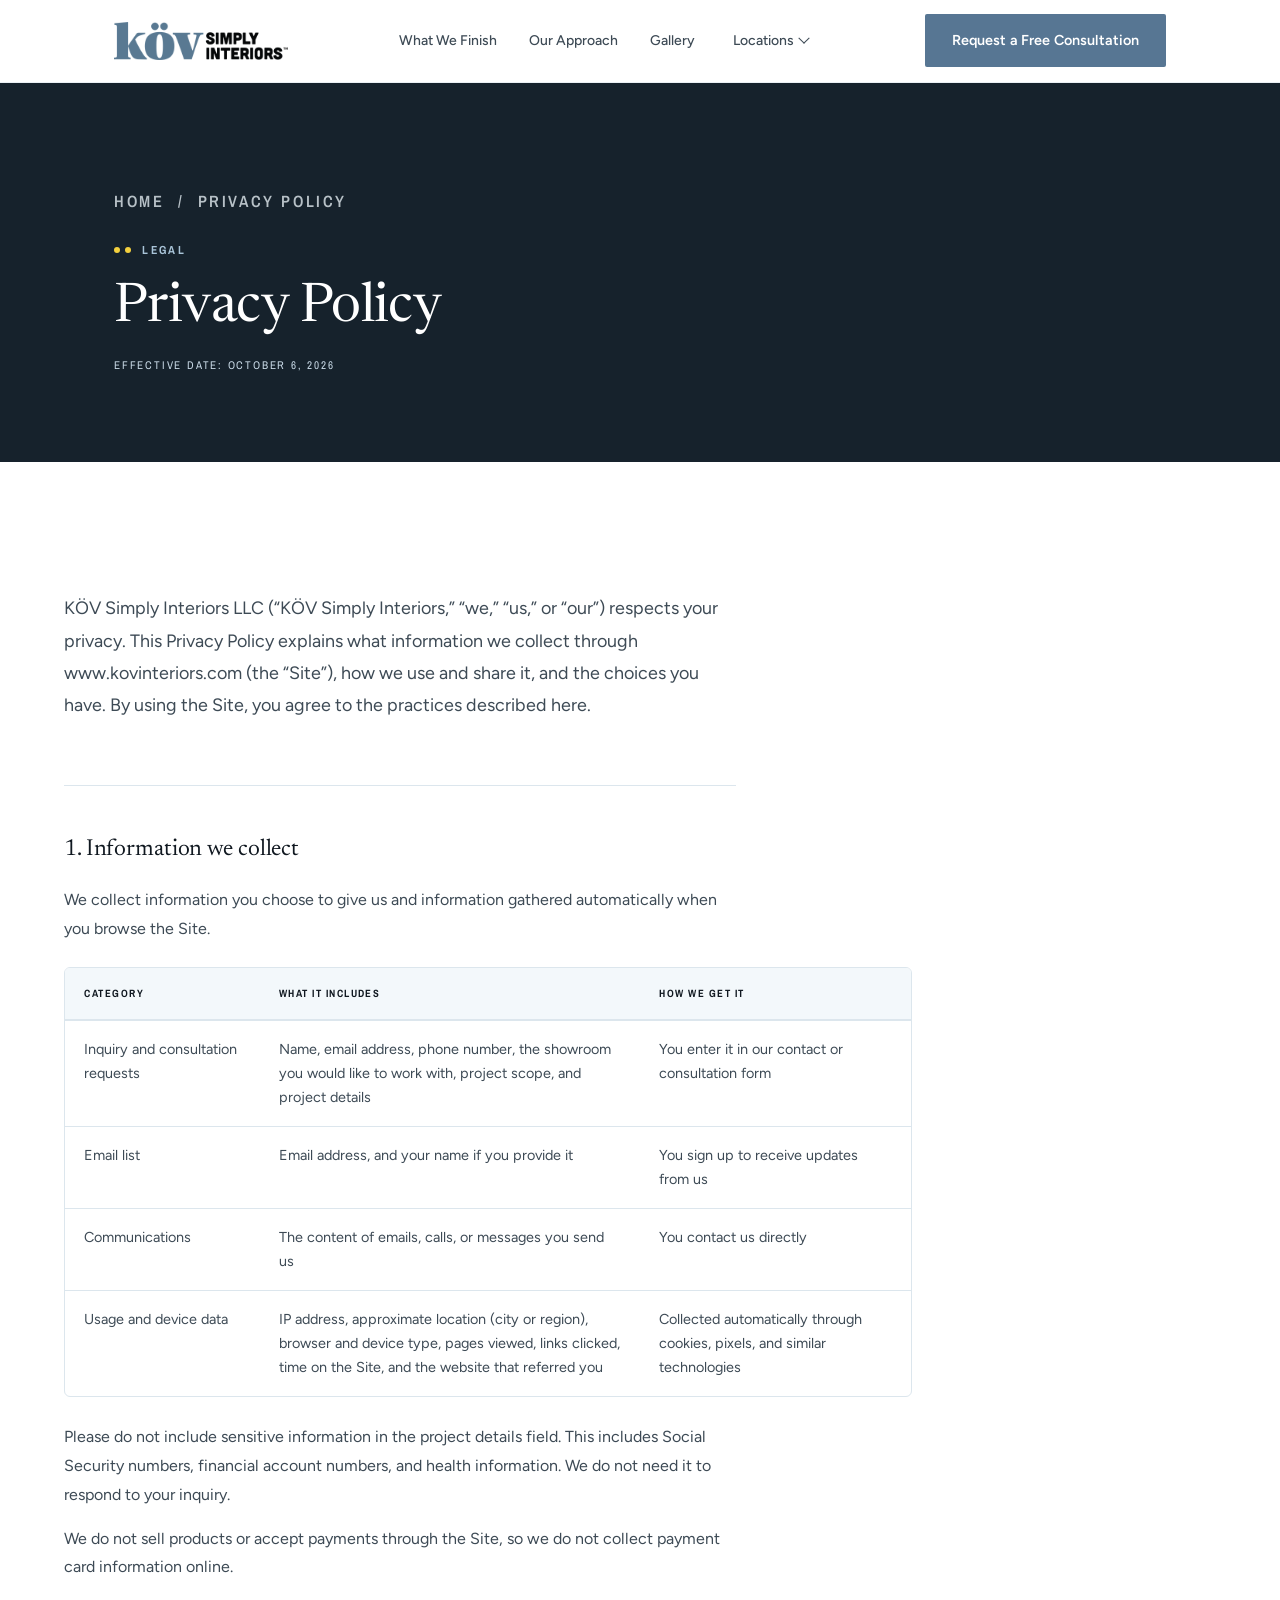
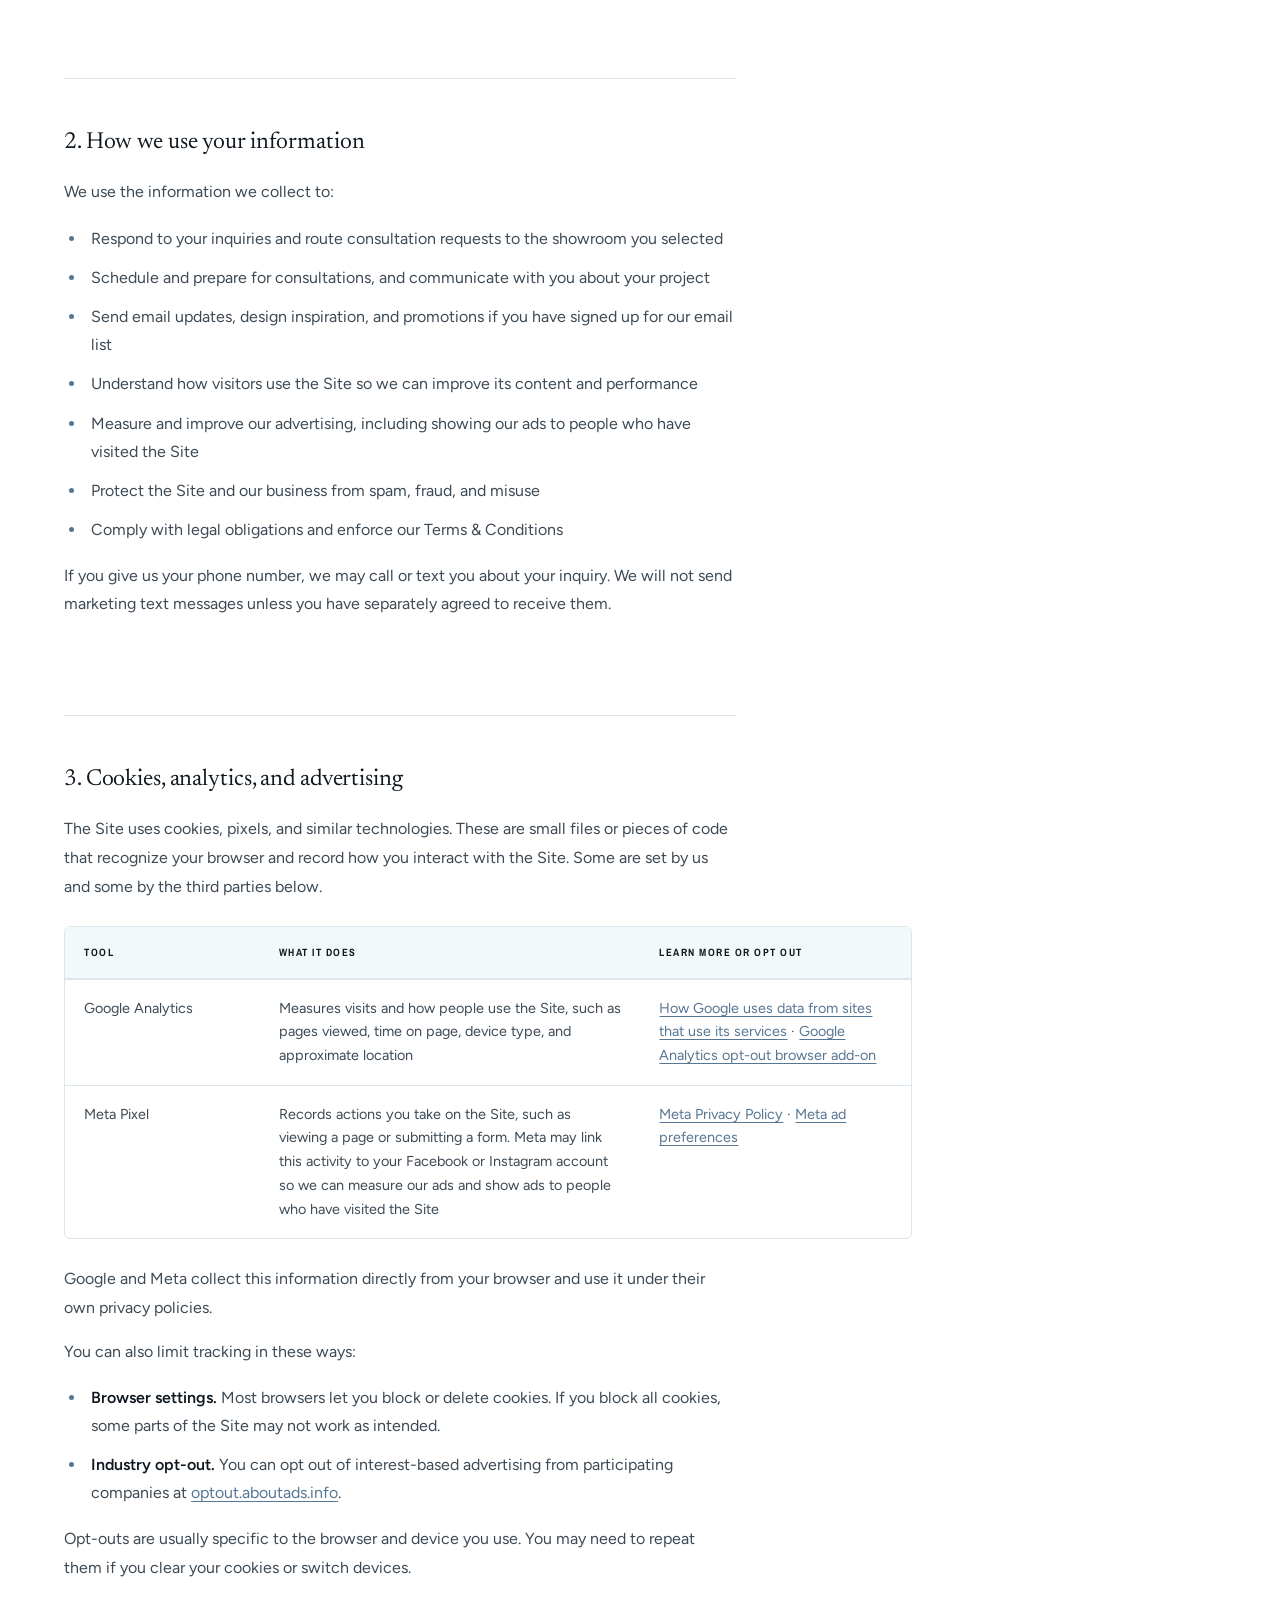
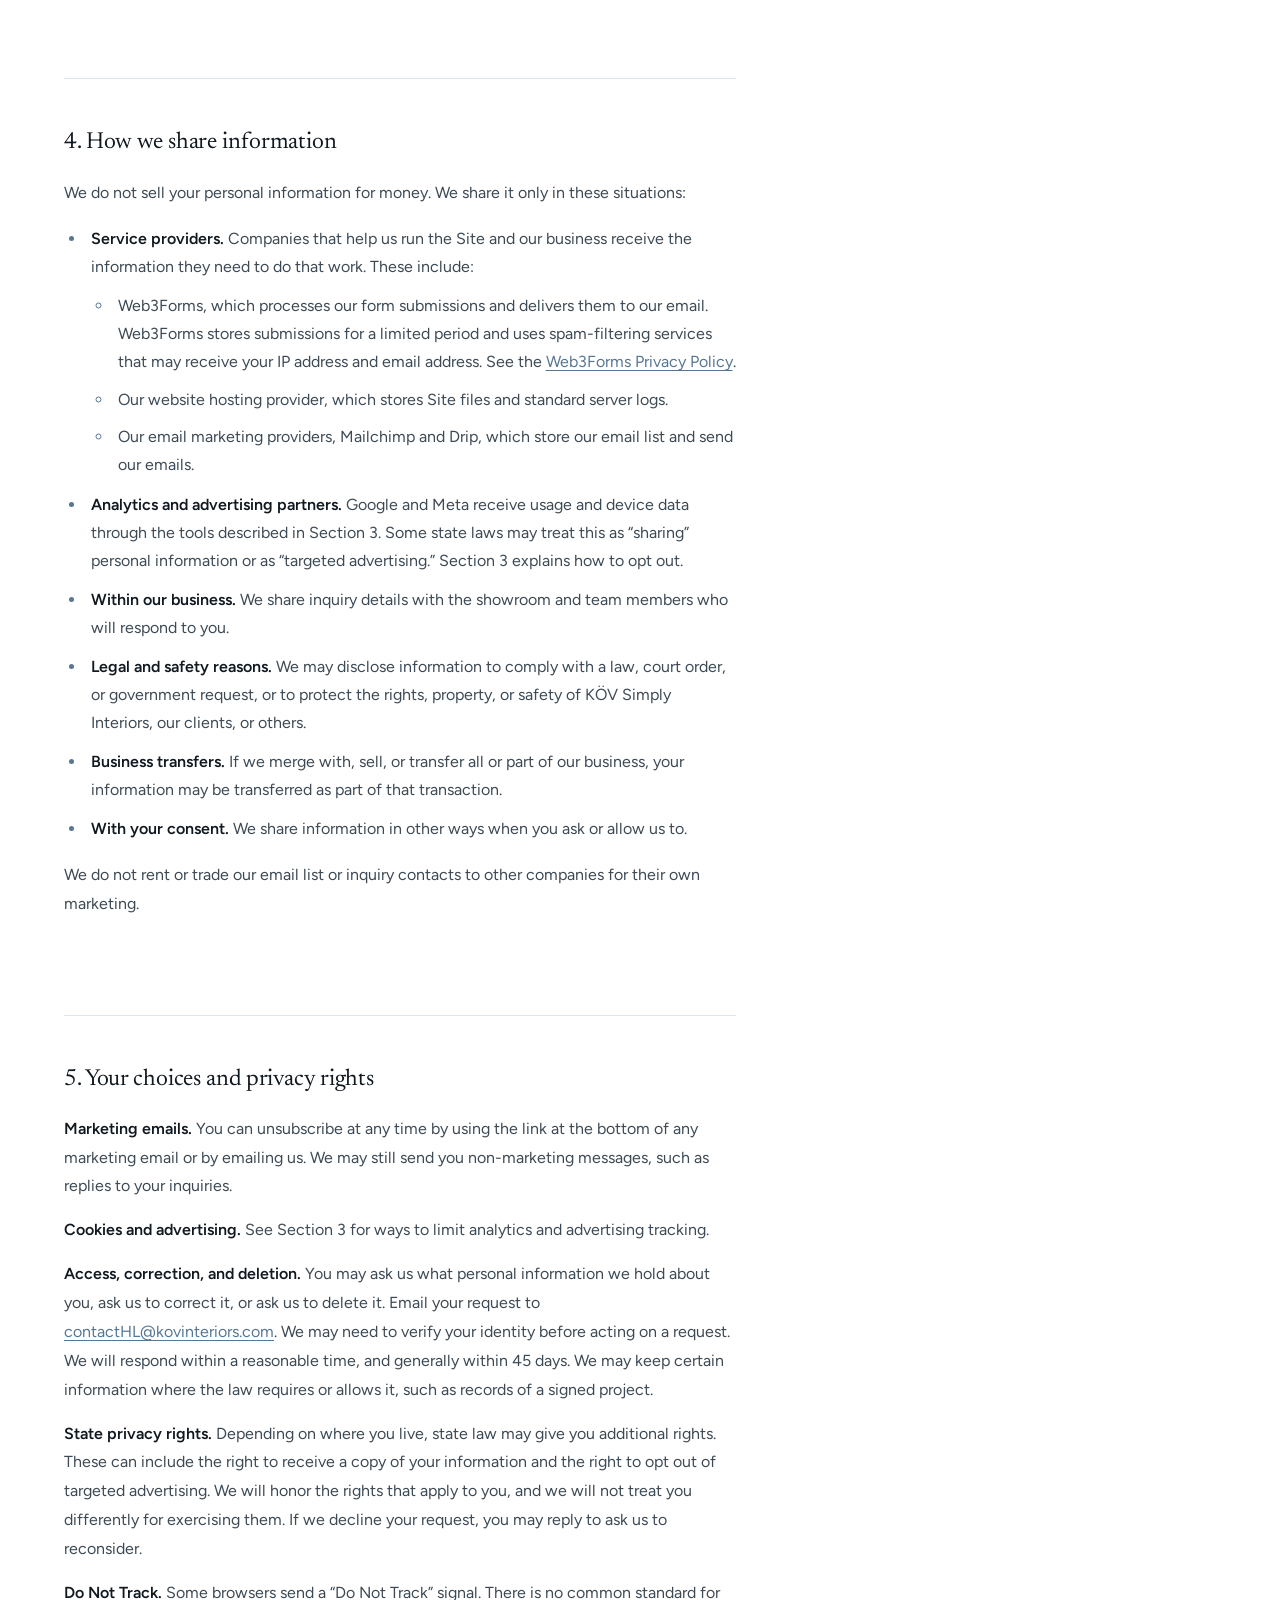
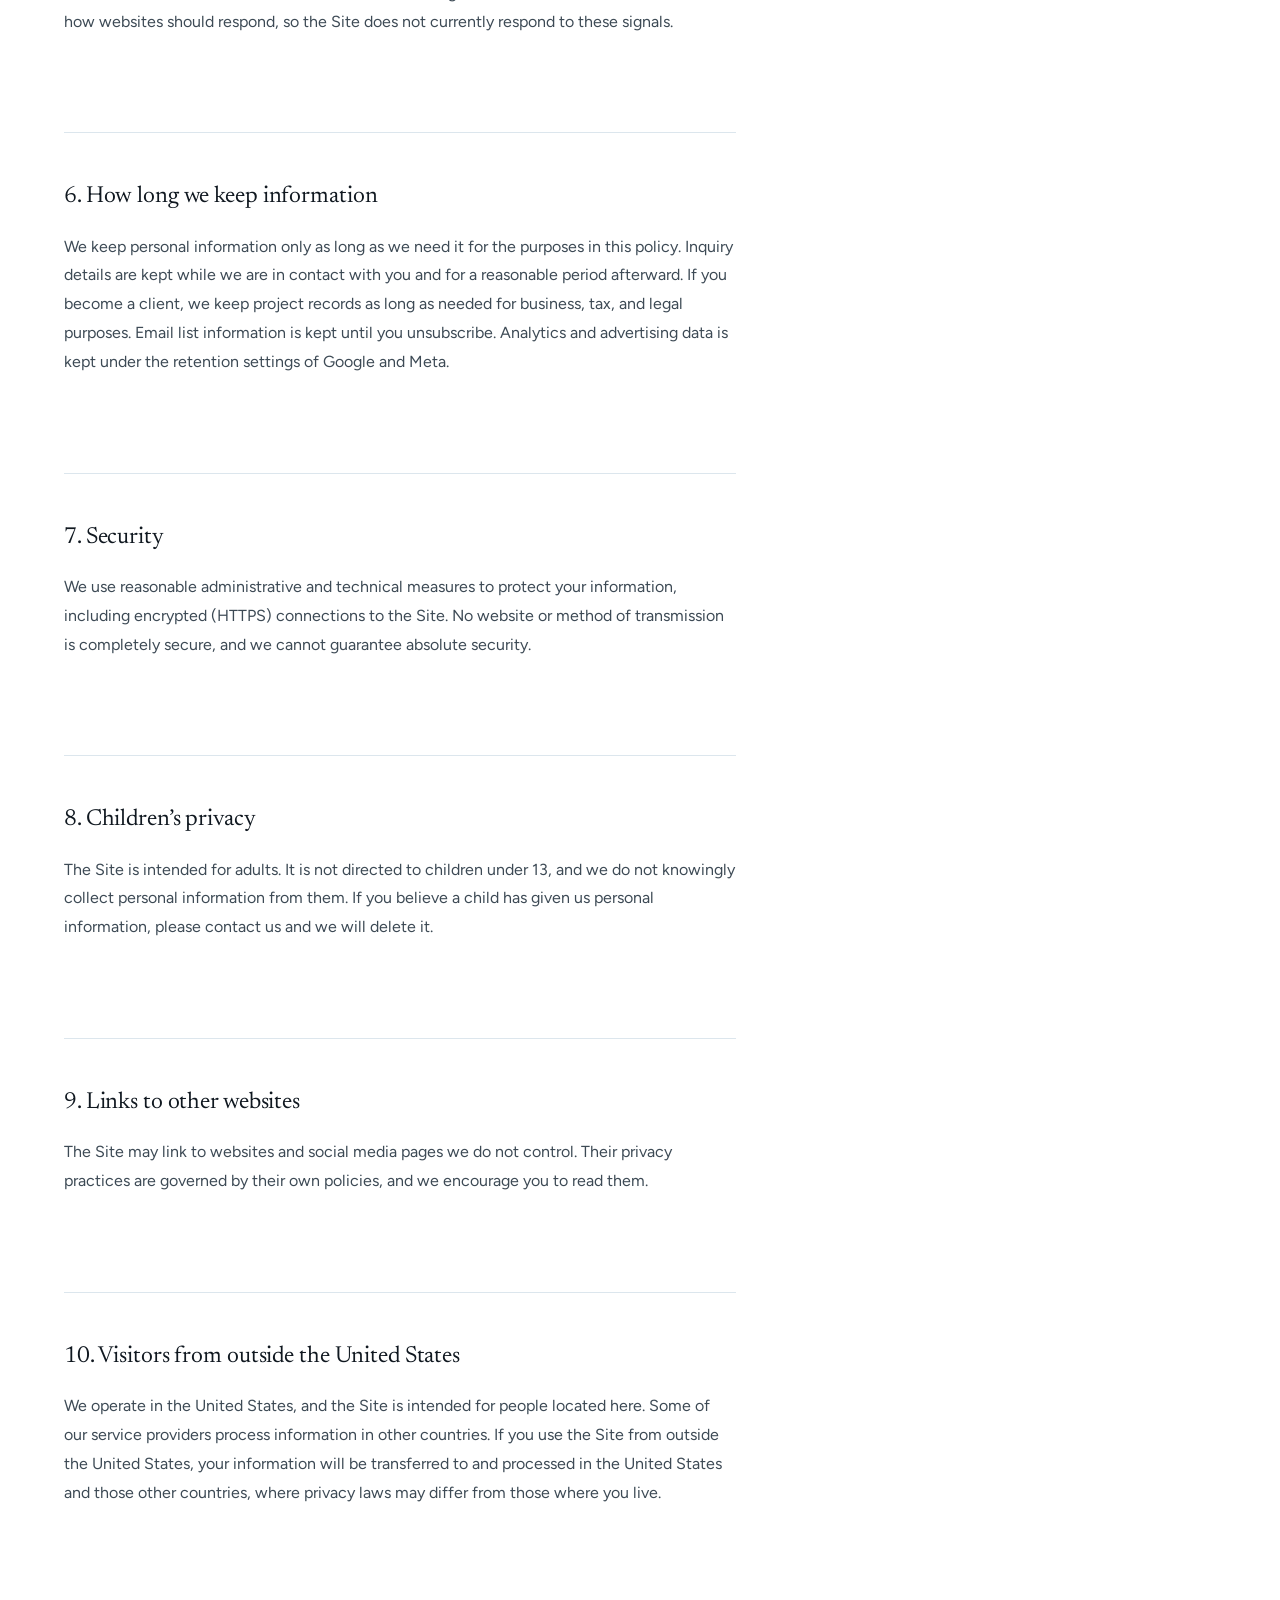
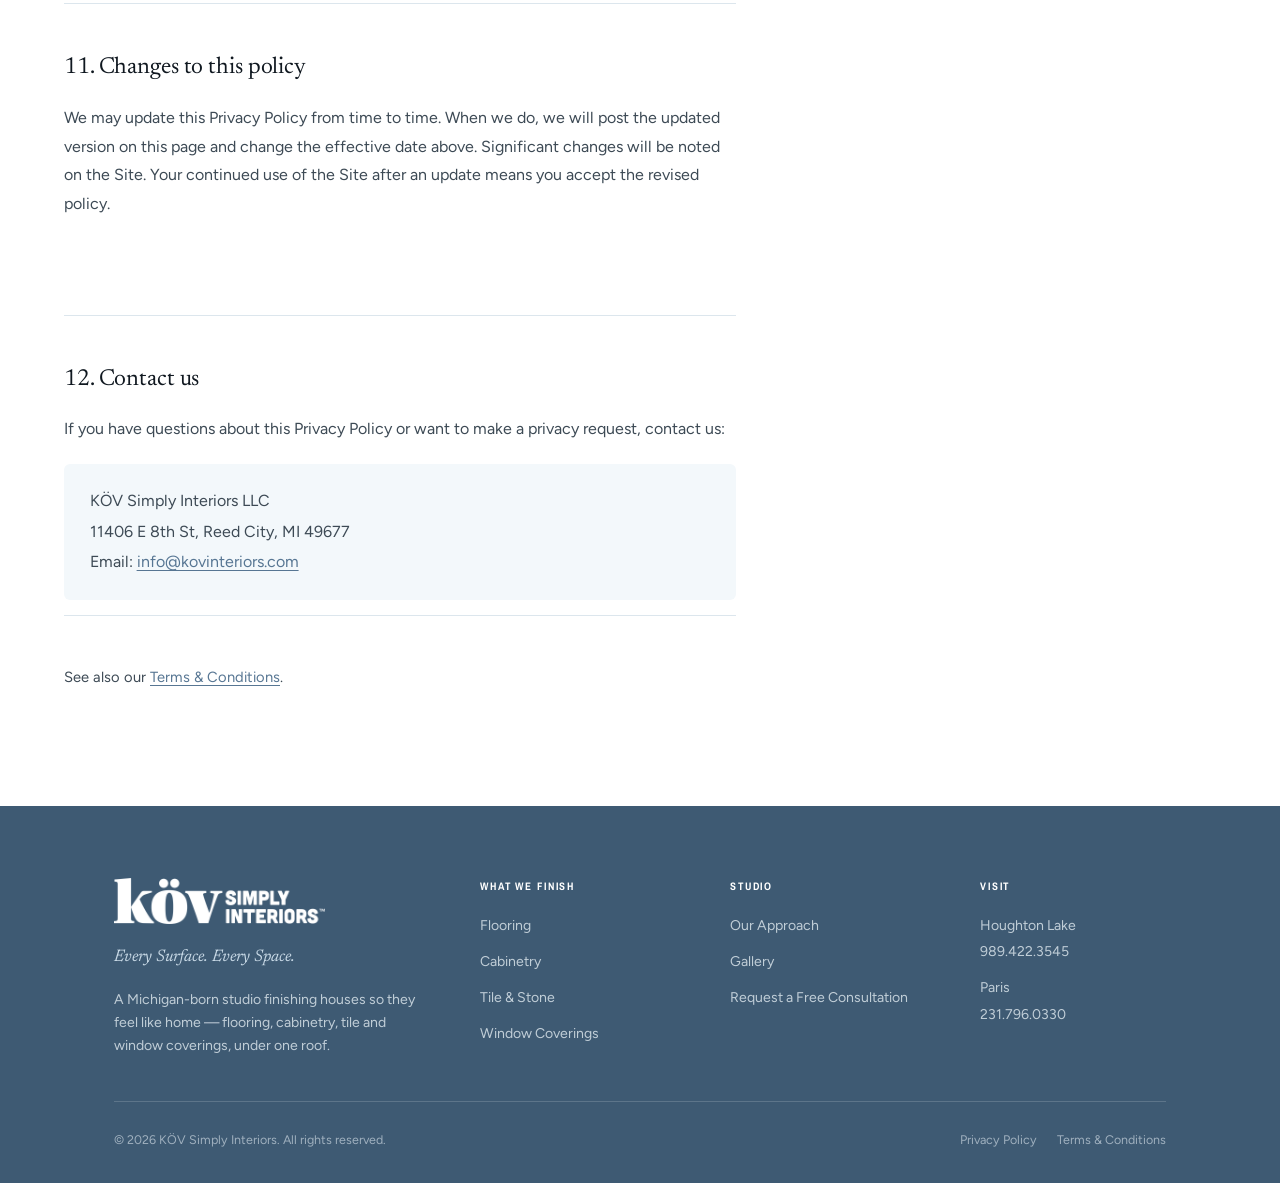
<file: privacy.html>
<!DOCTYPE html>
<html lang="en">
<head>
<meta charset="utf-8">
<meta name="viewport" content="width=device-width, initial-scale=1, viewport-fit=cover">
<!-- Google Tag Manager -->
<script>(function(w,d,s,l,i){w[l]=w[l]||[];w[l].push({'gtm.start':
new Date().getTime(),event:'gtm.js'});var f=d.getElementsByTagName(s)[0],
j=d.createElement(s),dl=l!='dataLayer'?'&l='+l:'';j.async=true;j.src=
'https://www.googletagmanager.com/gtm.js?id='+i+dl;f.parentNode.insertBefore(j,f);
})(window,document,'script','dataLayer','GTM-TP3B8PBS');</script>
<!-- End Google Tag Manager -->
<title>Privacy Policy &mdash; KÖV Simply Interiors</title>
<meta name="description" content="How KÖV Simply Interiors collects, uses and shares information through kovinteriors.com, and the choices you have.">
<meta name="theme-color" content="#577693">
<link rel="canonical" href="https://kovinteriors.com/privacy">

<link rel="icon" href="assets/favicon.ico" sizes="any">
<link rel="icon" type="image/png" sizes="32x32" href="assets/favicon-32x32.png">
<link rel="icon" type="image/png" sizes="16x16" href="assets/favicon-16x16.png">
<link rel="apple-touch-icon" href="assets/apple-touch-icon.png">

<meta property="og:site_name" content="K&Ouml;V Simply Interiors">
<meta property="og:title" content="Privacy Policy &mdash; KÖV Simply Interiors">
<meta property="og:description" content="How KÖV Simply Interiors collects, uses and shares information through kovinteriors.com, and the choices you have.">
<meta property="og:type" content="website">
<meta property="og:url" content="https://kovinteriors.com/privacy">
<meta property="og:image" content="https://kovinteriors.com/assets/og-image.jpg">
<meta property="og:image:width" content="1200">
<meta property="og:image:height" content="630">
<meta name="twitter:card" content="summary_large_image">
<meta name="twitter:title" content="Privacy Policy &mdash; KÖV Simply Interiors">
<meta name="twitter:description" content="How KÖV Simply Interiors collects, uses and shares information through kovinteriors.com, and the choices you have.">
<meta name="twitter:image" content="https://kovinteriors.com/assets/og-image.jpg">
<link rel="preconnect" href="https://fonts.googleapis.com">
<link rel="preconnect" href="https://fonts.gstatic.com" crossorigin>
<link rel="stylesheet" href="https://fonts.googleapis.com/css2?family=Newsreader:opsz,wght@6..72,300;6..72,400;6..72,500;6..72,600&family=Figtree:wght@300;400;500;600;700&family=Archivo+Narrow:wght@600;700&display=swap">
<link rel="stylesheet" href="assets/styles.css?v=d74c4b6c">
</head>
<body>
<!-- Google Tag Manager (noscript) -->
<noscript><iframe src="https://www.googletagmanager.com/ns.html?id=GTM-TP3B8PBS"
height="0" width="0" style="display:none;visibility:hidden"></iframe></noscript>
<!-- End Google Tag Manager (noscript) -->
<script>document.documentElement.classList.add('js');</script>
<a class="skip-link" href="#main">Skip to content</a>

<header class="site-header">
  <div class="shell header-inner">
    <a class="lockup" href="index.html" aria-label="KÖV Simply Interiors, home">
      <img src="assets/kov-logo.png" alt="KÖV Simply Interiors" width="900" height="196">
    </a>

    <nav class="nav" id="primary-nav" aria-label="Primary">
      <a href="index.html#offerings">What We Finish</a>
      <a href="index.html#approach">Our Approach</a>
      <a href="gallery.html">Gallery</a>
      <div class="nav-item">
        <button class="nav-toggle" type="button" aria-expanded="false" aria-haspopup="true">
          Locations <span class="caret" aria-hidden="true"></span>
        </button>
        <ul class="nav-menu">
          <li><a href="houghton-lake.html">Houghton Lake</a></li>
          <li><a href="paris.html">Paris</a></li>
        </ul>
      </div>
    </nav>

    <div class="header-cta">
      <a class="btn btn-solid" href="index.html#consult"><span class="cta-long">Request a Free Consultation</span><span class="cta-short">Free Consult</span></a>
      <button class="menu-btn" type="button" aria-expanded="false" aria-controls="primary-nav" aria-label="Menu">
        <span></span><span></span><span></span>
      </button>
    </div>
  </div>
  <div class="scroll-progress" aria-hidden="true"><span></span></div>
</header>

<main id="main">
  <section class="page-hero tone-dark">
    <div class="shell">
      <p class="crumbs"><a href="index.html">Home</a> &nbsp;/&nbsp; Privacy Policy</p>
      <span class="eyebrow"><span class="dots gold" aria-hidden="true"><i></i><i></i></span> Legal</span>
      <h1>Privacy Policy</h1>
      <p class="effective">Effective date: October 6, 2026</p>
    </div>
  </section>

  <section class="band">
    <div class="shell legal">
      <p class="lede">K&Ouml;V Simply Interiors LLC (&ldquo;K&Ouml;V Simply Interiors,&rdquo; &ldquo;we,&rdquo; &ldquo;us,&rdquo; or &ldquo;our&rdquo;) respects your privacy. This Privacy Policy explains what information we collect through www.kovinteriors.com (the &ldquo;Site&rdquo;), how we use and share it, and the choices you have. By using the Site, you agree to the practices described here.</p>

      <h2>1. Information we collect</h2>
      <p>We collect information you choose to give us and information gathered automatically when you browse the Site.</p>
      <div class="table-wrap">
        <table class="legal-table">
          <thead><tr><th>Category</th><th>What it includes</th><th>How we get it</th></tr></thead>
          <tbody>
            <tr><td>Inquiry and consultation requests</td><td>Name, email address, phone number, the showroom you would like to work with, project scope, and project details</td><td>You enter it in our contact or consultation form</td></tr>
            <tr><td>Email list</td><td>Email address, and your name if you provide it</td><td>You sign up to receive updates from us</td></tr>
            <tr><td>Communications</td><td>The content of emails, calls, or messages you send us</td><td>You contact us directly</td></tr>
            <tr><td>Usage and device data</td><td>IP address, approximate location (city or region), browser and device type, pages viewed, links clicked, time on the Site, and the website that referred you</td><td>Collected automatically through cookies, pixels, and similar technologies</td></tr>
          </tbody>
        </table>
      </div>
      <p>Please do not include sensitive information in the project details field. This includes Social Security numbers, financial account numbers, and health information. We do not need it to respond to your inquiry.</p>
      <p>We do not sell products or accept payments through the Site, so we do not collect payment card information online.</p>

      <h2>2. How we use your information</h2>
      <p>We use the information we collect to:</p>
      <ul>
        <li>Respond to your inquiries and route consultation requests to the showroom you selected</li>
        <li>Schedule and prepare for consultations, and communicate with you about your project</li>
        <li>Send email updates, design inspiration, and promotions if you have signed up for our email list</li>
        <li>Understand how visitors use the Site so we can improve its content and performance</li>
        <li>Measure and improve our advertising, including showing our ads to people who have visited the Site</li>
        <li>Protect the Site and our business from spam, fraud, and misuse</li>
        <li>Comply with legal obligations and enforce our Terms &amp; Conditions</li>
      </ul>
      <p>If you give us your phone number, we may call or text you about your inquiry. We will not send marketing text messages unless you have separately agreed to receive them.</p>

      <h2>3. Cookies, analytics, and advertising</h2>
      <p>The Site uses cookies, pixels, and similar technologies. These are small files or pieces of code that recognize your browser and record how you interact with the Site. Some are set by us and some by the third parties below.</p>
      <div class="table-wrap">
        <table class="legal-table">
          <thead><tr><th>Tool</th><th>What it does</th><th>Learn more or opt out</th></tr></thead>
          <tbody>
            <tr>
              <td>Google Analytics</td>
              <td>Measures visits and how people use the Site, such as pages viewed, time on page, device type, and approximate location</td>
              <td><a href="https://policies.google.com/technologies/partner-sites" target="_blank" rel="noopener">How Google uses data from sites that use its services</a> &middot; <a href="https://tools.google.com/dlpage/gaoptout" target="_blank" rel="noopener">Google Analytics opt-out browser add-on</a></td>
            </tr>
            <tr>
              <td>Meta Pixel</td>
              <td>Records actions you take on the Site, such as viewing a page or submitting a form. Meta may link this activity to your Facebook or Instagram account so we can measure our ads and show ads to people who have visited the Site</td>
              <td><a href="https://www.facebook.com/privacy/policy" target="_blank" rel="noopener">Meta Privacy Policy</a> &middot; <a href="https://www.facebook.com/adpreferences" target="_blank" rel="noopener">Meta ad preferences</a></td>
            </tr>
          </tbody>
        </table>
      </div>
      <p>Google and Meta collect this information directly from your browser and use it under their own privacy policies.</p>
      <p>You can also limit tracking in these ways:</p>
      <ul>
        <li><strong>Browser settings.</strong> Most browsers let you block or delete cookies. If you block all cookies, some parts of the Site may not work as intended.</li>
        <li><strong>Industry opt-out.</strong> You can opt out of interest-based advertising from participating companies at <a href="https://optout.aboutads.info" target="_blank" rel="noopener">optout.aboutads.info</a>.</li>
      </ul>
      <p>Opt-outs are usually specific to the browser and device you use. You may need to repeat them if you clear your cookies or switch devices.</p>

      <h2>4. How we share information</h2>
      <p>We do not sell your personal information for money. We share it only in these situations:</p>
      <ul>
        <li><strong>Service providers.</strong> Companies that help us run the Site and our business receive the information they need to do that work. These include:
          <ul>
            <li>Web3Forms, which processes our form submissions and delivers them to our email. Web3Forms stores submissions for a limited period and uses spam-filtering services that may receive your IP address and email address. See the <a href="https://web3forms.com/privacy" target="_blank" rel="noopener">Web3Forms Privacy Policy</a>.</li>
            <li>Our website hosting provider, which stores Site files and standard server logs.</li>
            <li>Our email marketing providers, Mailchimp and Drip, which store our email list and send our emails.</li>
          </ul>
        </li>
        <li><strong>Analytics and advertising partners.</strong> Google and Meta receive usage and device data through the tools described in Section 3. Some state laws may treat this as &ldquo;sharing&rdquo; personal information or as &ldquo;targeted advertising.&rdquo; Section 3 explains how to opt out.</li>
        <li><strong>Within our business.</strong> We share inquiry details with the showroom and team members who will respond to you.</li>
        <li><strong>Legal and safety reasons.</strong> We may disclose information to comply with a law, court order, or government request, or to protect the rights, property, or safety of K&Ouml;V Simply Interiors, our clients, or others.</li>
        <li><strong>Business transfers.</strong> If we merge with, sell, or transfer all or part of our business, your information may be transferred as part of that transaction.</li>
        <li><strong>With your consent.</strong> We share information in other ways when you ask or allow us to.</li>
      </ul>
      <p>We do not rent or trade our email list or inquiry contacts to other companies for their own marketing.</p>

      <h2>5. Your choices and privacy rights</h2>
      <p><strong>Marketing emails.</strong> You can unsubscribe at any time by using the link at the bottom of any marketing email or by emailing us. We may still send you non-marketing messages, such as replies to your inquiries.</p>
      <p><strong>Cookies and advertising.</strong> See Section 3 for ways to limit analytics and advertising tracking.</p>
      <p><strong>Access, correction, and deletion.</strong> You may ask us what personal information we hold about you, ask us to correct it, or ask us to delete it. Email your request to <a href="mailto:contactHL@kovinteriors.com">contactHL@kovinteriors.com</a>. We may need to verify your identity before acting on a request. We will respond within a reasonable time, and generally within 45 days. We may keep certain information where the law requires or allows it, such as records of a signed project.</p>
      <p><strong>State privacy rights.</strong> Depending on where you live, state law may give you additional rights. These can include the right to receive a copy of your information and the right to opt out of targeted advertising. We will honor the rights that apply to you, and we will not treat you differently for exercising them. If we decline your request, you may reply to ask us to reconsider.</p>
      <p><strong>Do Not Track.</strong> Some browsers send a &ldquo;Do Not Track&rdquo; signal. There is no common standard for how websites should respond, so the Site does not currently respond to these signals.</p>

      <h2>6. How long we keep information</h2>
      <p>We keep personal information only as long as we need it for the purposes in this policy. Inquiry details are kept while we are in contact with you and for a reasonable period afterward. If you become a client, we keep project records as long as needed for business, tax, and legal purposes. Email list information is kept until you unsubscribe. Analytics and advertising data is kept under the retention settings of Google and Meta.</p>

      <h2>7. Security</h2>
      <p>We use reasonable administrative and technical measures to protect your information, including encrypted (HTTPS) connections to the Site. No website or method of transmission is completely secure, and we cannot guarantee absolute security.</p>

      <h2>8. Children&rsquo;s privacy</h2>
      <p>The Site is intended for adults. It is not directed to children under 13, and we do not knowingly collect personal information from them. If you believe a child has given us personal information, please contact us and we will delete it.</p>

      <h2>9. Links to other websites</h2>
      <p>The Site may link to websites and social media pages we do not control. Their privacy practices are governed by their own policies, and we encourage you to read them.</p>

      <h2>10. Visitors from outside the United States</h2>
      <p>We operate in the United States, and the Site is intended for people located here. Some of our service providers process information in other countries. If you use the Site from outside the United States, your information will be transferred to and processed in the United States and those other countries, where privacy laws may differ from those where you live.</p>

      <h2>11. Changes to this policy</h2>
      <p>We may update this Privacy Policy from time to time. When we do, we will post the updated version on this page and change the effective date above. Significant changes will be noted on the Site. Your continued use of the Site after an update means you accept the revised policy.</p>

      <h2>12. Contact us</h2>
      <p>If you have questions about this Privacy Policy or want to make a privacy request, contact us:</p>
      <address class="legal-address">
        K&Ouml;V Simply Interiors LLC<br>
        11406 E 8th St, Reed City, MI 49677<br>
        Email: <a href="mailto:info@kovinteriors.com">info@kovinteriors.com</a>
      </address>

      <p class="legal-xref">See also our <a href="terms.html">Terms &amp; Conditions</a>.</p>
    </div>
  </section>
</main>

<footer class="site-footer tone-dark">
  <div class="shell">
    <div class="footer-top">
      <div>
        <img src="assets/kov-logo-white.png" alt="KÖV Simply Interiors" width="900" height="196" style="height:46px;width:auto;display:block;">
        <p class="footer-tag">Every Surface. Every Space.</p>
        <p class="footer-blurb">A Michigan-born studio finishing houses so they feel like home &mdash; flooring, cabinetry, tile and window coverings, under one roof.</p>
      </div>
      <div class="footer-col">
        <h4>What We Finish</h4>
        <ul>
          <li><a href="index.html#offerings">Flooring</a></li>
          <li><a href="index.html#offerings">Cabinetry</a></li>
          <li><a href="index.html#offerings">Tile &amp; Stone</a></li>
          <li><a href="index.html#offerings">Window Coverings</a></li>
        </ul>
      </div>
      <div class="footer-col">
        <h4>Studio</h4>
        <ul>
          <li><a href="index.html#approach">Our Approach</a></li>
          <li><a href="gallery.html">Gallery</a></li>
          <li><a href="index.html#consult">Request a Free Consultation</a></li>
        </ul>
      </div>
      <div class="footer-col">
        <h4>Visit</h4>
        <ul>
          <li><a href="houghton-lake.html">Houghton Lake</a><br><a href="tel:+19894223545">989.422.3545</a></li>
          <li><a href="paris.html">Paris</a><br><a href="tel:+12317960330">231.796.0330</a></li>
        </ul>
      </div>
    </div>
    <div class="footer-bottom">
      <span>&copy; 2026 K&Ouml;V Simply Interiors. All rights reserved.</span>
      <span class="footer-legal"><a href="privacy.html">Privacy Policy</a><a href="terms.html">Terms &amp; Conditions</a></span>
    </div>
  </div>
</footer>

<!-- Showroom chooser popup. Opened by site.js from any "#consult" link on a
     page that has no form of its own. The same two links also exist inline in
     the homepage CHOOSER section, so this is enhancement, not a dependency:
     with JavaScript off the link still lands somewhere useful. -->
<div class="modal" id="showroomModal" role="dialog" aria-modal="true" aria-labelledby="showroomModalTitle" hidden>
  <div class="modal-backdrop" data-modal-close></div>
  <div class="modal-panel">
    <button class="modal-close" type="button" aria-label="Close" data-modal-close>&#10005;</button>
    <span class="eyebrow" style="justify-content:center;"><span class="dots gold" aria-hidden="true"><i></i><i></i></span> Start Here</span>
    <h2 id="showroomModalTitle">Which showroom is closest to you?</h2>
    <p class="modal-sub">Pick a location and we&rsquo;ll take you to that team&rsquo;s consultation form.</p>
    <div class="chooser-grid">
      <a class="chooser-card" href="houghton-lake.html#consult">
        <span class="chooser-name">Houghton Lake</span>
        <span class="chooser-addr">2485 W Houghton Lake Drive</span>
        <span class="chooser-go">Book here <span class="btn-arrow" aria-hidden="true">&rarr;</span></span>
      </a>
      <a class="chooser-card" href="paris.html#consult">
        <span class="chooser-name">Paris</span>
        <span class="chooser-addr">21498 Northland Drive</span>
        <span class="chooser-go">Book here <span class="btn-arrow" aria-hidden="true">&rarr;</span></span>
      </a>
    </div>
  </div>
</div>

<script src="assets/site.js?v=eff4a98b"></script>
</body>
</html>
</file>
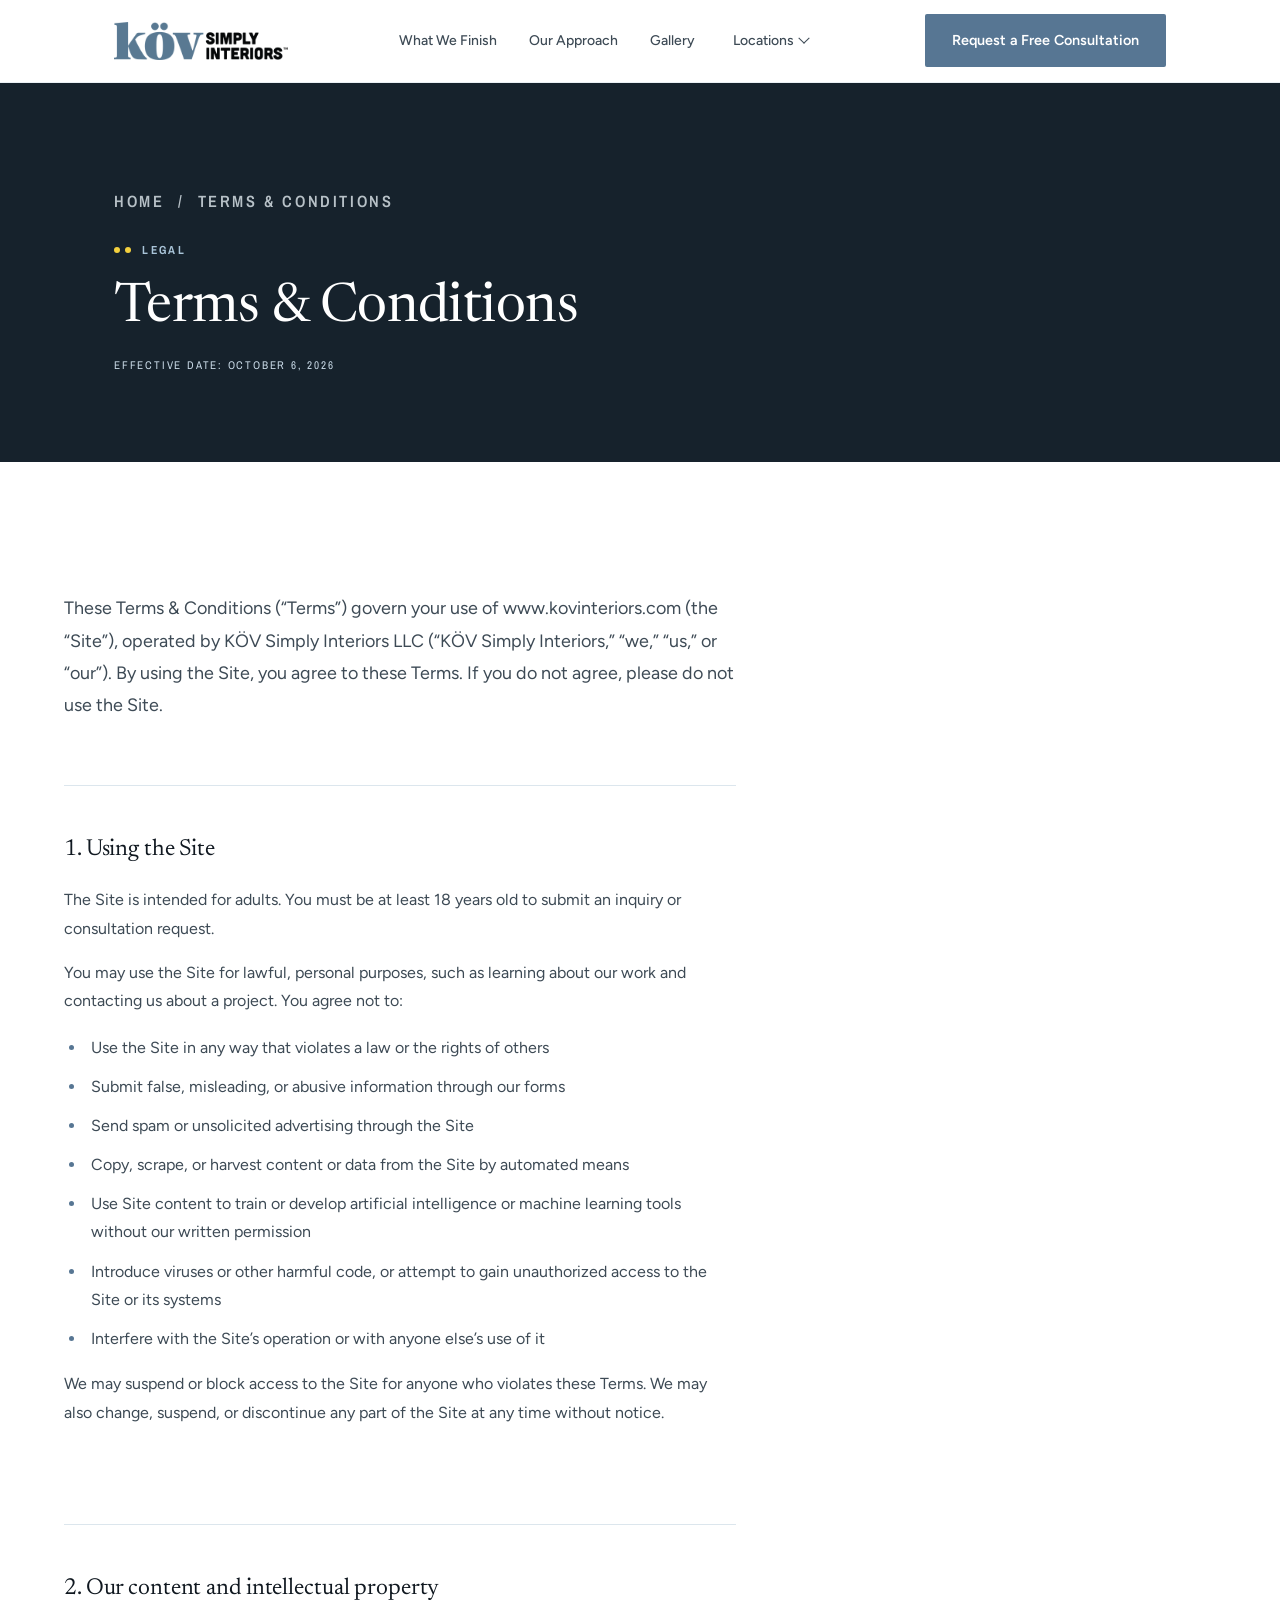
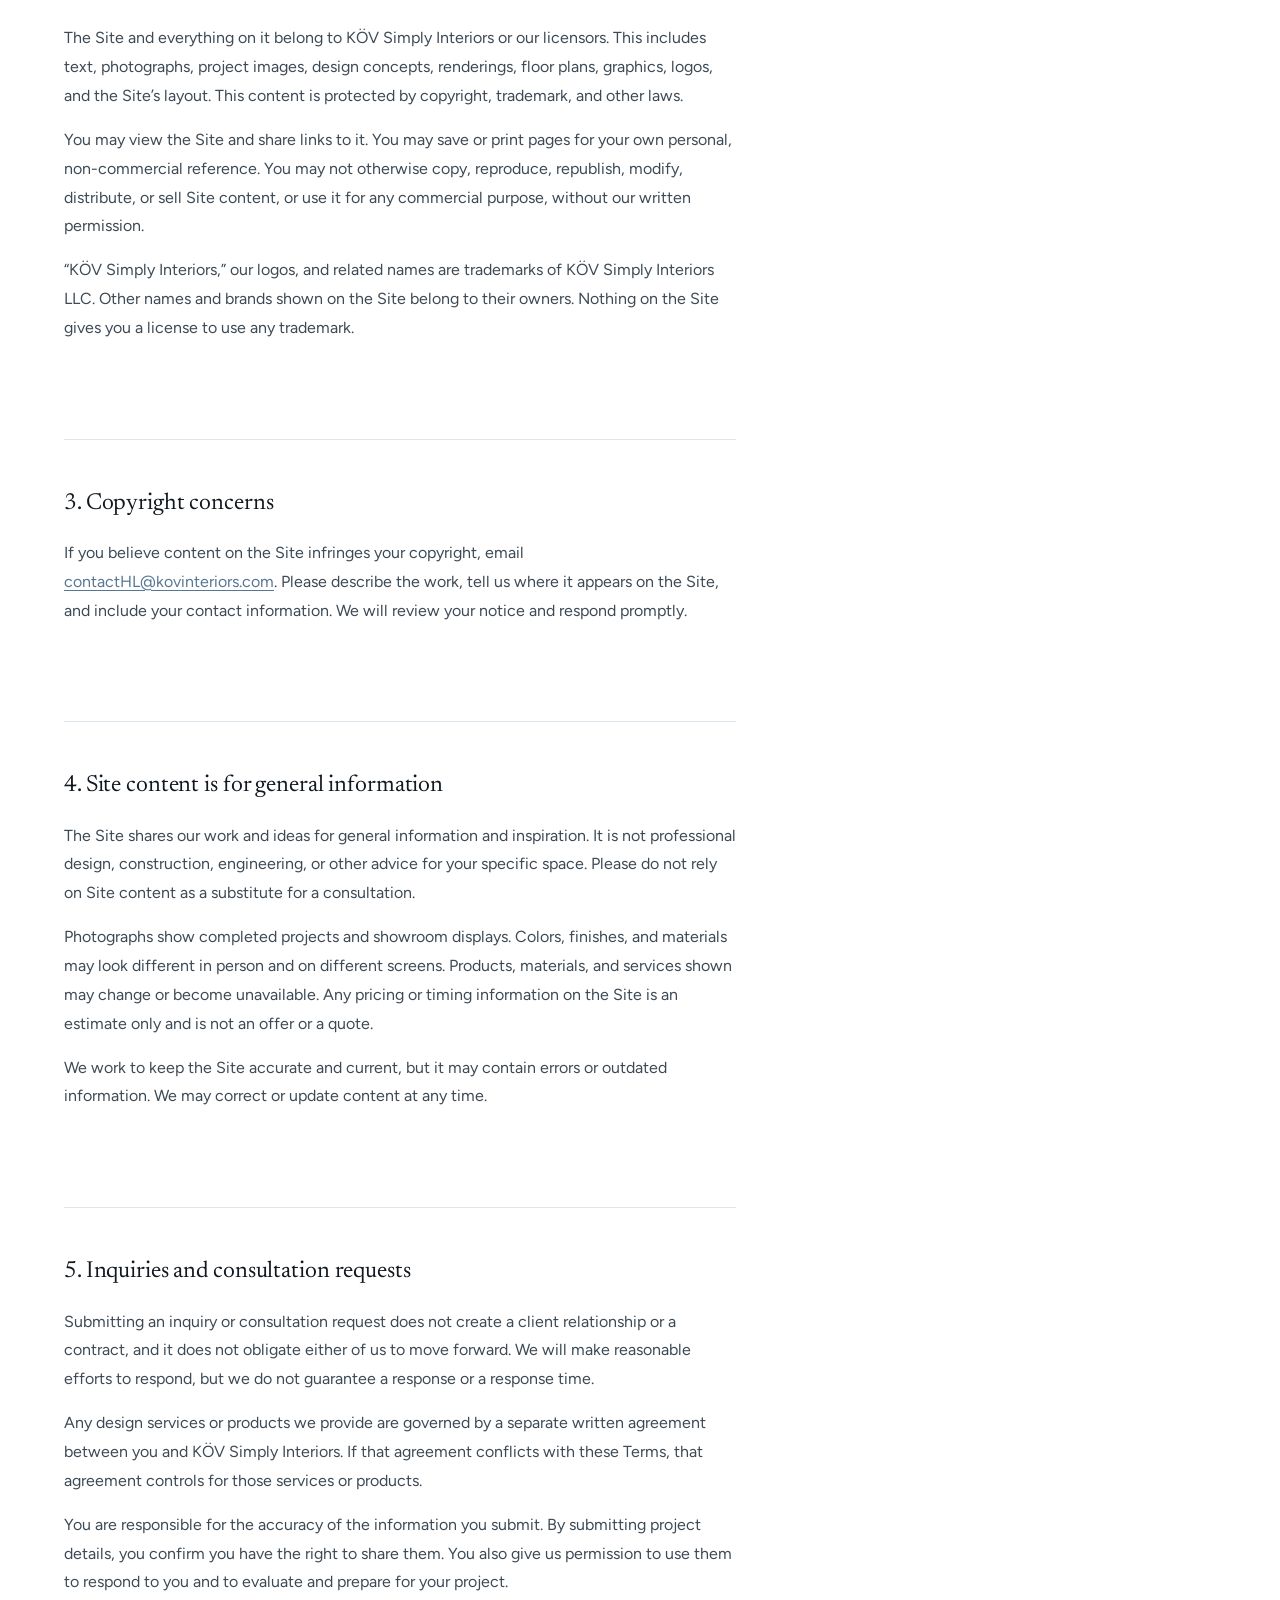
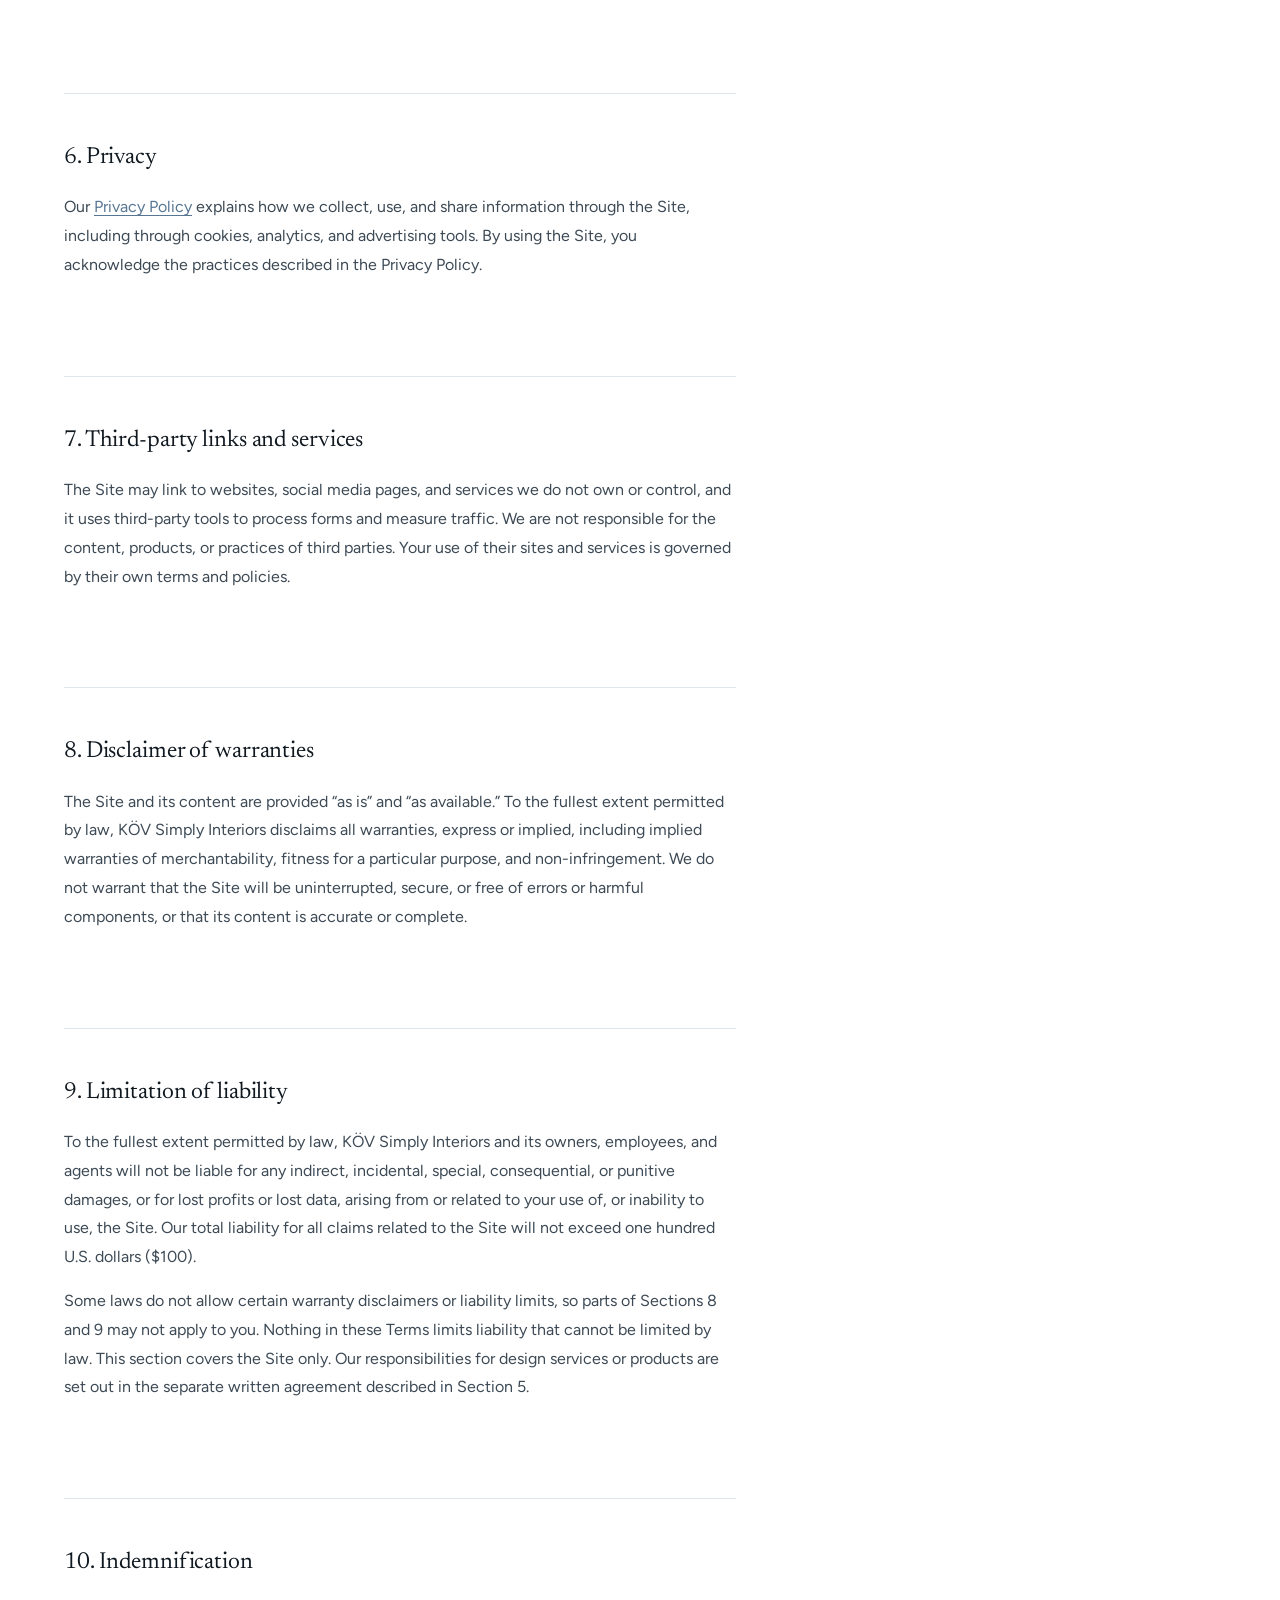
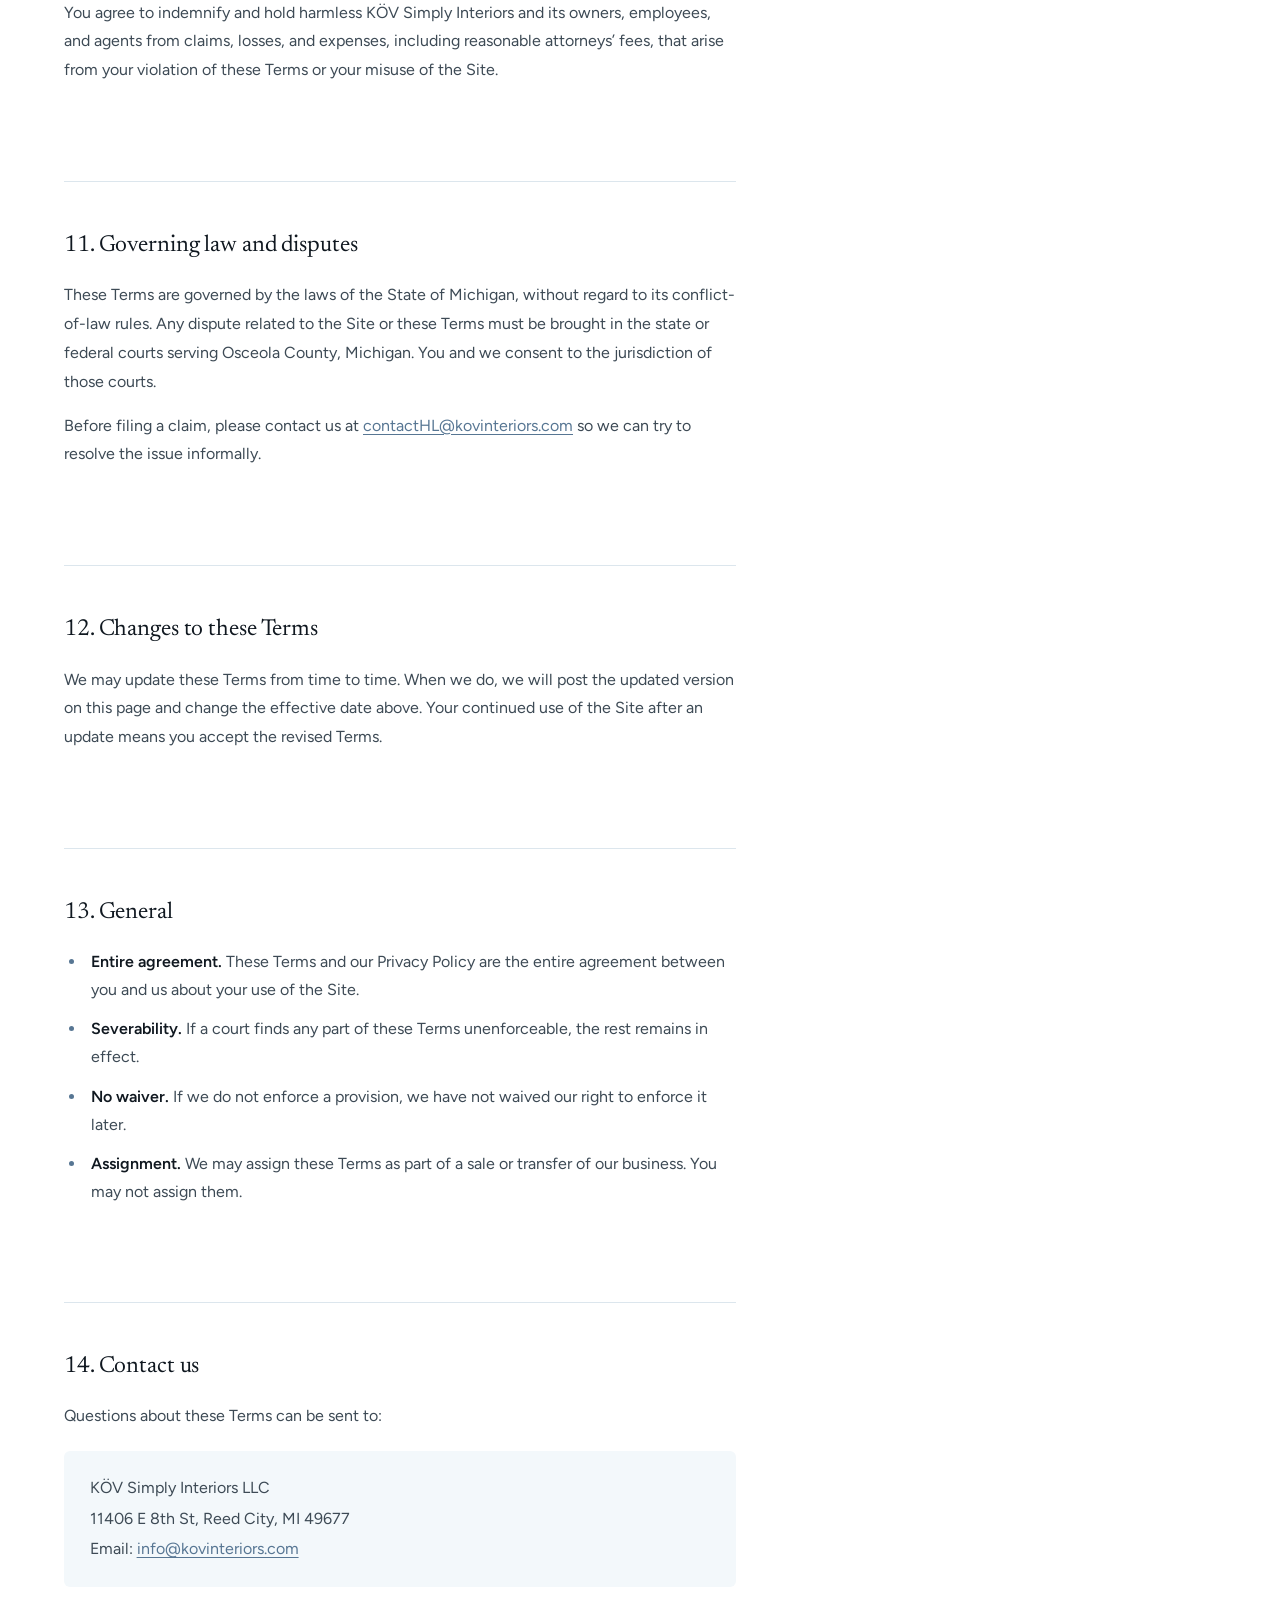
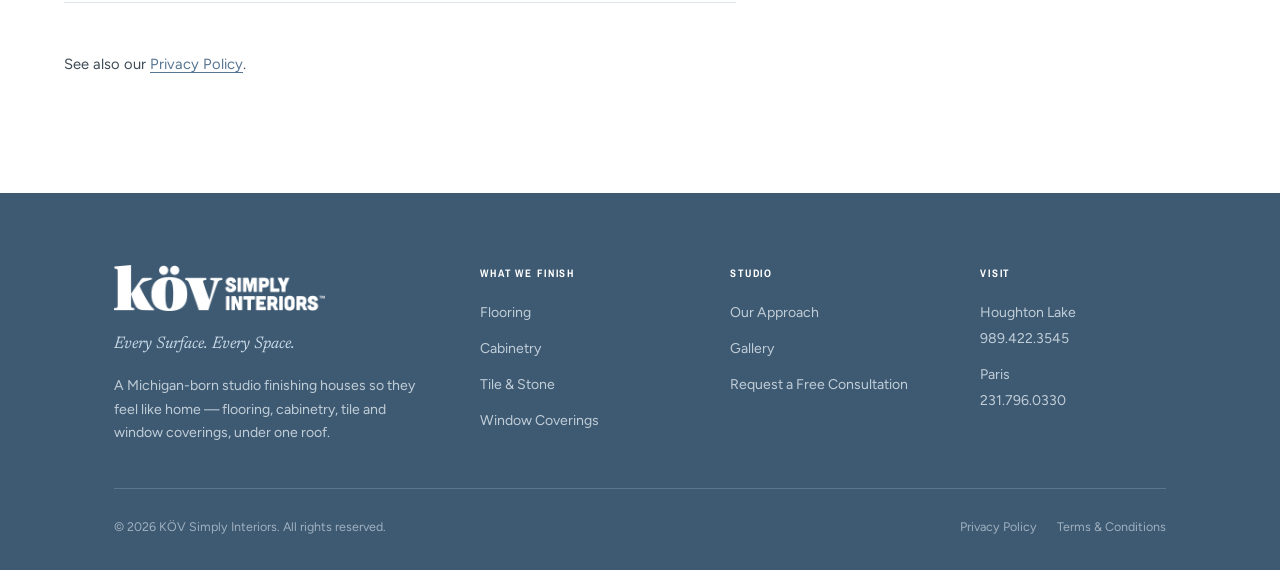
<file: terms.html>
<!DOCTYPE html>
<html lang="en">
<head>
<meta charset="utf-8">
<meta name="viewport" content="width=device-width, initial-scale=1, viewport-fit=cover">
<!-- Google Tag Manager -->
<script>(function(w,d,s,l,i){w[l]=w[l]||[];w[l].push({'gtm.start':
new Date().getTime(),event:'gtm.js'});var f=d.getElementsByTagName(s)[0],
j=d.createElement(s),dl=l!='dataLayer'?'&l='+l:'';j.async=true;j.src=
'https://www.googletagmanager.com/gtm.js?id='+i+dl;f.parentNode.insertBefore(j,f);
})(window,document,'script','dataLayer','GTM-TP3B8PBS');</script>
<!-- End Google Tag Manager -->
<title>Terms &amp; Conditions &mdash; KÖV Simply Interiors</title>
<meta name="description" content="The terms that govern your use of kovinteriors.com, operated by KÖV Simply Interiors LLC.">
<meta name="theme-color" content="#577693">
<link rel="canonical" href="https://kovinteriors.com/terms">

<link rel="icon" href="assets/favicon.ico" sizes="any">
<link rel="icon" type="image/png" sizes="32x32" href="assets/favicon-32x32.png">
<link rel="icon" type="image/png" sizes="16x16" href="assets/favicon-16x16.png">
<link rel="apple-touch-icon" href="assets/apple-touch-icon.png">

<meta property="og:site_name" content="K&Ouml;V Simply Interiors">
<meta property="og:title" content="Terms &amp; Conditions &mdash; KÖV Simply Interiors">
<meta property="og:description" content="The terms that govern your use of kovinteriors.com, operated by KÖV Simply Interiors LLC.">
<meta property="og:type" content="website">
<meta property="og:url" content="https://kovinteriors.com/terms">
<meta property="og:image" content="https://kovinteriors.com/assets/og-image.jpg">
<meta property="og:image:width" content="1200">
<meta property="og:image:height" content="630">
<meta name="twitter:card" content="summary_large_image">
<meta name="twitter:title" content="Terms &amp; Conditions &mdash; KÖV Simply Interiors">
<meta name="twitter:description" content="The terms that govern your use of kovinteriors.com, operated by KÖV Simply Interiors LLC.">
<meta name="twitter:image" content="https://kovinteriors.com/assets/og-image.jpg">
<link rel="preconnect" href="https://fonts.googleapis.com">
<link rel="preconnect" href="https://fonts.gstatic.com" crossorigin>
<link rel="stylesheet" href="https://fonts.googleapis.com/css2?family=Newsreader:opsz,wght@6..72,300;6..72,400;6..72,500;6..72,600&family=Figtree:wght@300;400;500;600;700&family=Archivo+Narrow:wght@600;700&display=swap">
<link rel="stylesheet" href="assets/styles.css?v=d74c4b6c">
</head>
<body>
<!-- Google Tag Manager (noscript) -->
<noscript><iframe src="https://www.googletagmanager.com/ns.html?id=GTM-TP3B8PBS"
height="0" width="0" style="display:none;visibility:hidden"></iframe></noscript>
<!-- End Google Tag Manager (noscript) -->
<script>document.documentElement.classList.add('js');</script>
<a class="skip-link" href="#main">Skip to content</a>

<header class="site-header">
  <div class="shell header-inner">
    <a class="lockup" href="index.html" aria-label="KÖV Simply Interiors, home">
      <img src="assets/kov-logo.png" alt="KÖV Simply Interiors" width="900" height="196">
    </a>

    <nav class="nav" id="primary-nav" aria-label="Primary">
      <a href="index.html#offerings">What We Finish</a>
      <a href="index.html#approach">Our Approach</a>
      <a href="gallery.html">Gallery</a>
      <div class="nav-item">
        <button class="nav-toggle" type="button" aria-expanded="false" aria-haspopup="true">
          Locations <span class="caret" aria-hidden="true"></span>
        </button>
        <ul class="nav-menu">
          <li><a href="houghton-lake.html">Houghton Lake</a></li>
          <li><a href="paris.html">Paris</a></li>
        </ul>
      </div>
    </nav>

    <div class="header-cta">
      <a class="btn btn-solid" href="index.html#consult"><span class="cta-long">Request a Free Consultation</span><span class="cta-short">Free Consult</span></a>
      <button class="menu-btn" type="button" aria-expanded="false" aria-controls="primary-nav" aria-label="Menu">
        <span></span><span></span><span></span>
      </button>
    </div>
  </div>
  <div class="scroll-progress" aria-hidden="true"><span></span></div>
</header>

<main id="main">
  <section class="page-hero tone-dark">
    <div class="shell">
      <p class="crumbs"><a href="index.html">Home</a> &nbsp;/&nbsp; Terms &amp; Conditions</p>
      <span class="eyebrow"><span class="dots gold" aria-hidden="true"><i></i><i></i></span> Legal</span>
      <h1>Terms &amp; Conditions</h1>
      <p class="effective">Effective date: October 6, 2026</p>
    </div>
  </section>

  <section class="band">
    <div class="shell legal">
      <p class="lede">These Terms &amp; Conditions (&ldquo;Terms&rdquo;) govern your use of www.kovinteriors.com (the &ldquo;Site&rdquo;), operated by K&Ouml;V Simply Interiors LLC (&ldquo;K&Ouml;V Simply Interiors,&rdquo; &ldquo;we,&rdquo; &ldquo;us,&rdquo; or &ldquo;our&rdquo;). By using the Site, you agree to these Terms. If you do not agree, please do not use the Site.</p>

      <h2>1. Using the Site</h2>
      <p>The Site is intended for adults. You must be at least 18 years old to submit an inquiry or consultation request.</p>
      <p>You may use the Site for lawful, personal purposes, such as learning about our work and contacting us about a project. You agree not to:</p>
      <ul>
        <li>Use the Site in any way that violates a law or the rights of others</li>
        <li>Submit false, misleading, or abusive information through our forms</li>
        <li>Send spam or unsolicited advertising through the Site</li>
        <li>Copy, scrape, or harvest content or data from the Site by automated means</li>
        <li>Use Site content to train or develop artificial intelligence or machine learning tools without our written permission</li>
        <li>Introduce viruses or other harmful code, or attempt to gain unauthorized access to the Site or its systems</li>
        <li>Interfere with the Site&rsquo;s operation or with anyone else&rsquo;s use of it</li>
      </ul>
      <p>We may suspend or block access to the Site for anyone who violates these Terms. We may also change, suspend, or discontinue any part of the Site at any time without notice.</p>

      <h2>2. Our content and intellectual property</h2>
      <p>The Site and everything on it belong to K&Ouml;V Simply Interiors or our licensors. This includes text, photographs, project images, design concepts, renderings, floor plans, graphics, logos, and the Site&rsquo;s layout. This content is protected by copyright, trademark, and other laws.</p>
      <p>You may view the Site and share links to it. You may save or print pages for your own personal, non-commercial reference. You may not otherwise copy, reproduce, republish, modify, distribute, or sell Site content, or use it for any commercial purpose, without our written permission.</p>
      <p>&ldquo;K&Ouml;V Simply Interiors,&rdquo; our logos, and related names are trademarks of K&Ouml;V Simply Interiors LLC. Other names and brands shown on the Site belong to their owners. Nothing on the Site gives you a license to use any trademark.</p>

      <h2>3. Copyright concerns</h2>
      <p>If you believe content on the Site infringes your copyright, email <a href="mailto:contactHL@kovinteriors.com">contactHL@kovinteriors.com</a>. Please describe the work, tell us where it appears on the Site, and include your contact information. We will review your notice and respond promptly.</p>

      <h2>4. Site content is for general information</h2>
      <p>The Site shares our work and ideas for general information and inspiration. It is not professional design, construction, engineering, or other advice for your specific space. Please do not rely on Site content as a substitute for a consultation.</p>
      <p>Photographs show completed projects and showroom displays. Colors, finishes, and materials may look different in person and on different screens. Products, materials, and services shown may change or become unavailable. Any pricing or timing information on the Site is an estimate only and is not an offer or a quote.</p>
      <p>We work to keep the Site accurate and current, but it may contain errors or outdated information. We may correct or update content at any time.</p>

      <h2>5. Inquiries and consultation requests</h2>
      <p>Submitting an inquiry or consultation request does not create a client relationship or a contract, and it does not obligate either of us to move forward. We will make reasonable efforts to respond, but we do not guarantee a response or a response time.</p>
      <p>Any design services or products we provide are governed by a separate written agreement between you and K&Ouml;V Simply Interiors. If that agreement conflicts with these Terms, that agreement controls for those services or products.</p>
      <p>You are responsible for the accuracy of the information you submit. By submitting project details, you confirm you have the right to share them. You also give us permission to use them to respond to you and to evaluate and prepare for your project.</p>

      <h2>6. Privacy</h2>
      <p>Our <a href="privacy.html">Privacy Policy</a> explains how we collect, use, and share information through the Site, including through cookies, analytics, and advertising tools. By using the Site, you acknowledge the practices described in the Privacy Policy.</p>

      <h2>7. Third-party links and services</h2>
      <p>The Site may link to websites, social media pages, and services we do not own or control, and it uses third-party tools to process forms and measure traffic. We are not responsible for the content, products, or practices of third parties. Your use of their sites and services is governed by their own terms and policies.</p>

      <h2>8. Disclaimer of warranties</h2>
      <p>The Site and its content are provided &ldquo;as is&rdquo; and &ldquo;as available.&rdquo; To the fullest extent permitted by law, K&Ouml;V Simply Interiors disclaims all warranties, express or implied, including implied warranties of merchantability, fitness for a particular purpose, and non-infringement. We do not warrant that the Site will be uninterrupted, secure, or free of errors or harmful components, or that its content is accurate or complete.</p>

      <h2>9. Limitation of liability</h2>
      <p>To the fullest extent permitted by law, K&Ouml;V Simply Interiors and its owners, employees, and agents will not be liable for any indirect, incidental, special, consequential, or punitive damages, or for lost profits or lost data, arising from or related to your use of, or inability to use, the Site. Our total liability for all claims related to the Site will not exceed one hundred U.S. dollars ($100).</p>
      <p>Some laws do not allow certain warranty disclaimers or liability limits, so parts of Sections 8 and 9 may not apply to you. Nothing in these Terms limits liability that cannot be limited by law. This section covers the Site only. Our responsibilities for design services or products are set out in the separate written agreement described in Section 5.</p>

      <h2>10. Indemnification</h2>
      <p>You agree to indemnify and hold harmless K&Ouml;V Simply Interiors and its owners, employees, and agents from claims, losses, and expenses, including reasonable attorneys&rsquo; fees, that arise from your violation of these Terms or your misuse of the Site.</p>

      <h2>11. Governing law and disputes</h2>
      <p>These Terms are governed by the laws of the State of Michigan, without regard to its conflict-of-law rules. Any dispute related to the Site or these Terms must be brought in the state or federal courts serving Osceola County, Michigan. You and we consent to the jurisdiction of those courts.</p>
      <p>Before filing a claim, please contact us at <a href="mailto:contactHL@kovinteriors.com">contactHL@kovinteriors.com</a> so we can try to resolve the issue informally.</p>

      <h2>12. Changes to these Terms</h2>
      <p>We may update these Terms from time to time. When we do, we will post the updated version on this page and change the effective date above. Your continued use of the Site after an update means you accept the revised Terms.</p>

      <h2>13. General</h2>
      <ul>
        <li><strong>Entire agreement.</strong> These Terms and our Privacy Policy are the entire agreement between you and us about your use of the Site.</li>
        <li><strong>Severability.</strong> If a court finds any part of these Terms unenforceable, the rest remains in effect.</li>
        <li><strong>No waiver.</strong> If we do not enforce a provision, we have not waived our right to enforce it later.</li>
        <li><strong>Assignment.</strong> We may assign these Terms as part of a sale or transfer of our business. You may not assign them.</li>
      </ul>

      <h2>14. Contact us</h2>
      <p>Questions about these Terms can be sent to:</p>
      <address class="legal-address">
        K&Ouml;V Simply Interiors LLC<br>
        11406 E 8th St, Reed City, MI 49677<br>
        Email: <a href="mailto:info@kovinteriors.com">info@kovinteriors.com</a>
      </address>

      <p class="legal-xref">See also our <a href="privacy.html">Privacy Policy</a>.</p>
    </div>
  </section>
</main>

<footer class="site-footer tone-dark">
  <div class="shell">
    <div class="footer-top">
      <div>
        <img src="assets/kov-logo-white.png" alt="KÖV Simply Interiors" width="900" height="196" style="height:46px;width:auto;display:block;">
        <p class="footer-tag">Every Surface. Every Space.</p>
        <p class="footer-blurb">A Michigan-born studio finishing houses so they feel like home &mdash; flooring, cabinetry, tile and window coverings, under one roof.</p>
      </div>
      <div class="footer-col">
        <h4>What We Finish</h4>
        <ul>
          <li><a href="index.html#offerings">Flooring</a></li>
          <li><a href="index.html#offerings">Cabinetry</a></li>
          <li><a href="index.html#offerings">Tile &amp; Stone</a></li>
          <li><a href="index.html#offerings">Window Coverings</a></li>
        </ul>
      </div>
      <div class="footer-col">
        <h4>Studio</h4>
        <ul>
          <li><a href="index.html#approach">Our Approach</a></li>
          <li><a href="gallery.html">Gallery</a></li>
          <li><a href="index.html#consult">Request a Free Consultation</a></li>
        </ul>
      </div>
      <div class="footer-col">
        <h4>Visit</h4>
        <ul>
          <li><a href="houghton-lake.html">Houghton Lake</a><br><a href="tel:+19894223545">989.422.3545</a></li>
          <li><a href="paris.html">Paris</a><br><a href="tel:+12317960330">231.796.0330</a></li>
        </ul>
      </div>
    </div>
    <div class="footer-bottom">
      <span>&copy; 2026 K&Ouml;V Simply Interiors. All rights reserved.</span>
      <span class="footer-legal"><a href="privacy.html">Privacy Policy</a><a href="terms.html">Terms &amp; Conditions</a></span>
    </div>
  </div>
</footer>

<!-- Showroom chooser popup. Opened by site.js from any "#consult" link on a
     page that has no form of its own. The same two links also exist inline in
     the homepage CHOOSER section, so this is enhancement, not a dependency:
     with JavaScript off the link still lands somewhere useful. -->
<div class="modal" id="showroomModal" role="dialog" aria-modal="true" aria-labelledby="showroomModalTitle" hidden>
  <div class="modal-backdrop" data-modal-close></div>
  <div class="modal-panel">
    <button class="modal-close" type="button" aria-label="Close" data-modal-close>&#10005;</button>
    <span class="eyebrow" style="justify-content:center;"><span class="dots gold" aria-hidden="true"><i></i><i></i></span> Start Here</span>
    <h2 id="showroomModalTitle">Which showroom is closest to you?</h2>
    <p class="modal-sub">Pick a location and we&rsquo;ll take you to that team&rsquo;s consultation form.</p>
    <div class="chooser-grid">
      <a class="chooser-card" href="houghton-lake.html#consult">
        <span class="chooser-name">Houghton Lake</span>
        <span class="chooser-addr">2485 W Houghton Lake Drive</span>
        <span class="chooser-go">Book here <span class="btn-arrow" aria-hidden="true">&rarr;</span></span>
      </a>
      <a class="chooser-card" href="paris.html#consult">
        <span class="chooser-name">Paris</span>
        <span class="chooser-addr">21498 Northland Drive</span>
        <span class="chooser-go">Book here <span class="btn-arrow" aria-hidden="true">&rarr;</span></span>
      </a>
    </div>
  </div>
</div>

<script src="assets/site.js?v=eff4a98b"></script>
</body>
</html>
</file>
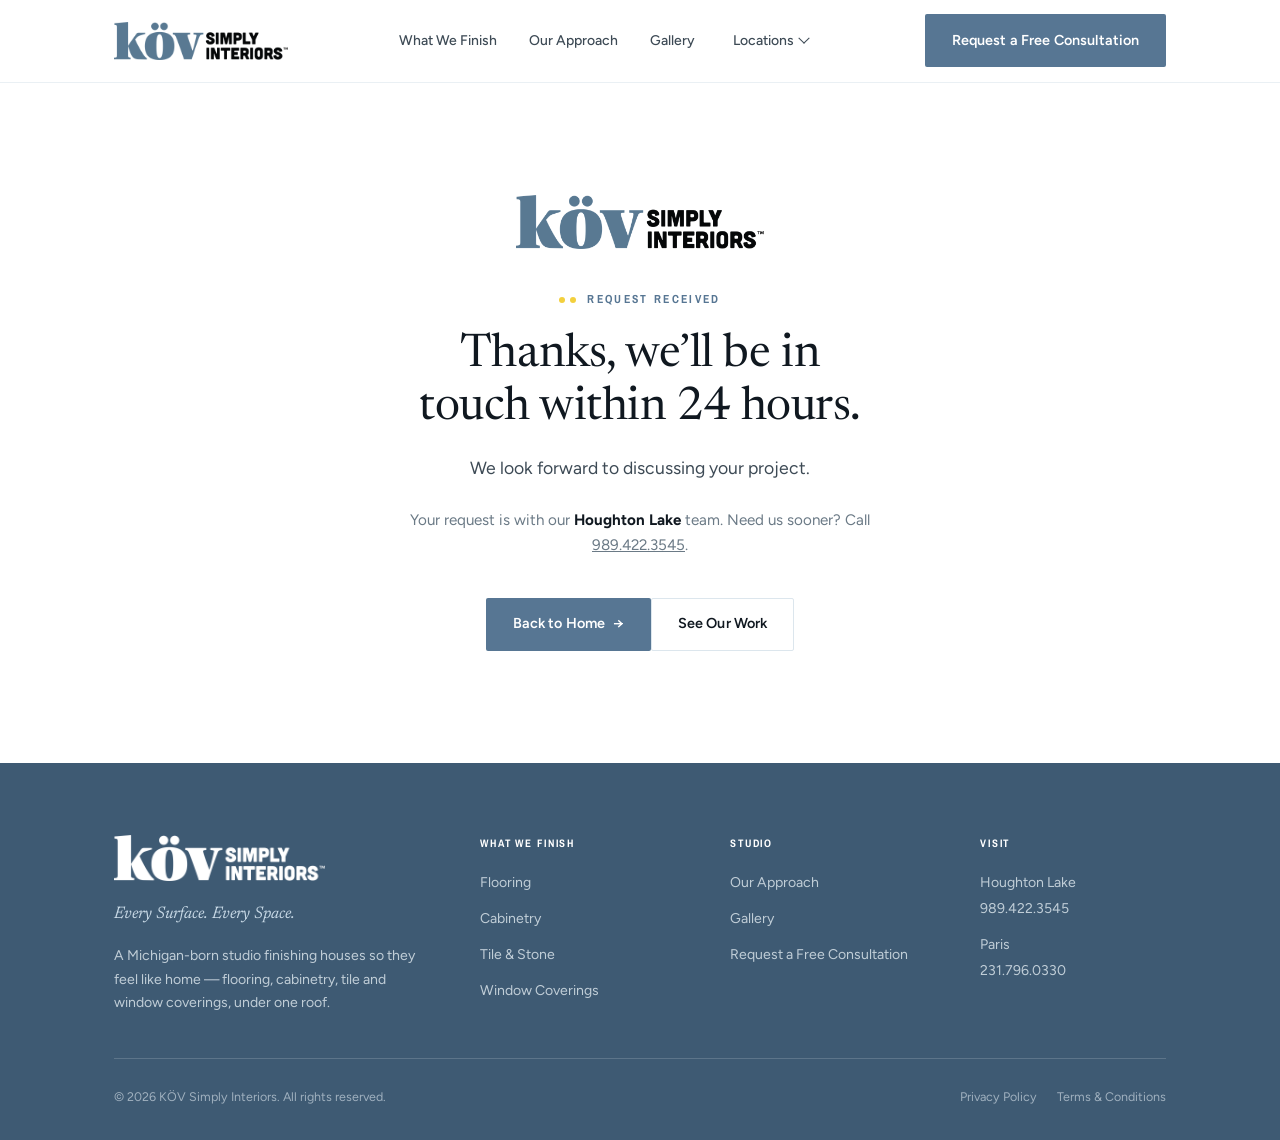
<file: thank-you-houghton-lake.html>
<!DOCTYPE html>
<html lang="en">
<head>
<meta charset="utf-8">
<meta name="viewport" content="width=device-width, initial-scale=1, viewport-fit=cover">
<!-- Google Tag Manager -->
<script>(function(w,d,s,l,i){w[l]=w[l]||[];w[l].push({'gtm.start':
new Date().getTime(),event:'gtm.js'});var f=d.getElementsByTagName(s)[0],
j=d.createElement(s),dl=l!='dataLayer'?'&l='+l:'';j.async=true;j.src=
'https://www.googletagmanager.com/gtm.js?id='+i+dl;f.parentNode.insertBefore(j,f);
})(window,document,'script','dataLayer','GTM-TP3B8PBS');</script>
<!-- End Google Tag Manager -->
<title>Thank You &mdash; KÖV Simply Interiors</title>
<meta name="description" content="Your consultation request has been received by our Houghton Lake showroom.">
<meta name="theme-color" content="#577693">
<link rel="canonical" href="https://kovinteriors.com/thank-you-houghton-lake">
<meta name="robots" content="noindex, nofollow">

<link rel="icon" href="assets/favicon.ico" sizes="any">
<link rel="icon" type="image/png" sizes="32x32" href="assets/favicon-32x32.png">
<link rel="icon" type="image/png" sizes="16x16" href="assets/favicon-16x16.png">
<link rel="apple-touch-icon" href="assets/apple-touch-icon.png">

<meta property="og:site_name" content="K&Ouml;V Simply Interiors">
<meta property="og:title" content="Thank You &mdash; KÖV Simply Interiors">
<meta property="og:description" content="Your consultation request has been received by our Houghton Lake showroom.">
<meta property="og:type" content="website">
<meta property="og:url" content="https://kovinteriors.com/thank-you-houghton-lake">
<meta property="og:image" content="https://kovinteriors.com/assets/og-image.jpg">
<meta property="og:image:width" content="1200">
<meta property="og:image:height" content="630">
<meta name="twitter:card" content="summary_large_image">
<meta name="twitter:title" content="Thank You &mdash; KÖV Simply Interiors">
<meta name="twitter:description" content="Your consultation request has been received by our Houghton Lake showroom.">
<meta name="twitter:image" content="https://kovinteriors.com/assets/og-image.jpg">
<link rel="preconnect" href="https://fonts.googleapis.com">
<link rel="preconnect" href="https://fonts.gstatic.com" crossorigin>
<link rel="stylesheet" href="https://fonts.googleapis.com/css2?family=Newsreader:opsz,wght@6..72,300;6..72,400;6..72,500;6..72,600&family=Figtree:wght@300;400;500;600;700&family=Archivo+Narrow:wght@600;700&display=swap">
<link rel="stylesheet" href="assets/styles.css?v=d74c4b6c">
</head>
<body>
<!-- Google Tag Manager (noscript) -->
<noscript><iframe src="https://www.googletagmanager.com/ns.html?id=GTM-TP3B8PBS"
height="0" width="0" style="display:none;visibility:hidden"></iframe></noscript>
<!-- End Google Tag Manager (noscript) -->
<script>document.documentElement.classList.add('js');</script>
<a class="skip-link" href="#main">Skip to content</a>

<header class="site-header">
  <div class="shell header-inner">
    <a class="lockup" href="index.html" aria-label="KÖV Simply Interiors, home">
      <img src="assets/kov-logo.png" alt="KÖV Simply Interiors" width="900" height="196">
    </a>

    <nav class="nav" id="primary-nav" aria-label="Primary">
      <a href="index.html#offerings">What We Finish</a>
      <a href="index.html#approach">Our Approach</a>
      <a href="gallery.html">Gallery</a>
      <div class="nav-item">
        <button class="nav-toggle" type="button" aria-expanded="false" aria-haspopup="true">
          Locations <span class="caret" aria-hidden="true"></span>
        </button>
        <ul class="nav-menu">
          <li><a href="houghton-lake.html">Houghton Lake</a></li>
          <li><a href="paris.html">Paris</a></li>
        </ul>
      </div>
    </nav>

    <div class="header-cta">
      <a class="btn btn-solid" href="index.html#consult"><span class="cta-long">Request a Free Consultation</span><span class="cta-short">Free Consult</span></a>
      <button class="menu-btn" type="button" aria-expanded="false" aria-controls="primary-nav" aria-label="Menu">
        <span></span><span></span><span></span>
      </button>
    </div>
  </div>
  <div class="scroll-progress" aria-hidden="true"><span></span></div>
</header>

<main id="main">
  <section class="band thanks-band">
    <div class="shell thanks-wrap">
      <img class="thanks-logo" src="assets/kov-logo.png" alt="K&Ouml;V Simply Interiors" width="900" height="196">
      <span class="eyebrow" style="justify-content:center;"><span class="dots gold" aria-hidden="true"><i></i><i></i></span> Request Received</span>
      <h1>Thanks, we&rsquo;ll be in touch within 24&nbsp;hours.</h1>
      <p class="thanks-msg">We look forward to discussing your project.</p>
      <p class="thanks-meta">Your request is with our <strong>Houghton Lake</strong> team. Need us sooner? Call <a href="tel:+19894223545">989.422.3545</a>.</p>
      <div class="btn-row" style="justify-content:center;">
        <a class="btn btn-solid" href="index.html">Back to Home <span class="btn-arrow" aria-hidden="true">&rarr;</span></a>
        <a class="btn btn-ghost" href="gallery.html">See Our Work</a>
      </div>
    </div>
  </section>
</main>

<footer class="site-footer tone-dark">
  <div class="shell">
    <div class="footer-top">
      <div>
        <img src="assets/kov-logo-white.png" alt="KÖV Simply Interiors" width="900" height="196" style="height:46px;width:auto;display:block;">
        <p class="footer-tag">Every Surface. Every Space.</p>
        <p class="footer-blurb">A Michigan-born studio finishing houses so they feel like home &mdash; flooring, cabinetry, tile and window coverings, under one roof.</p>
      </div>
      <div class="footer-col">
        <h4>What We Finish</h4>
        <ul>
          <li><a href="index.html#offerings">Flooring</a></li>
          <li><a href="index.html#offerings">Cabinetry</a></li>
          <li><a href="index.html#offerings">Tile &amp; Stone</a></li>
          <li><a href="index.html#offerings">Window Coverings</a></li>
        </ul>
      </div>
      <div class="footer-col">
        <h4>Studio</h4>
        <ul>
          <li><a href="index.html#approach">Our Approach</a></li>
          <li><a href="gallery.html">Gallery</a></li>
          <li><a href="index.html#consult">Request a Free Consultation</a></li>
        </ul>
      </div>
      <div class="footer-col">
        <h4>Visit</h4>
        <ul>
          <li><a href="houghton-lake.html">Houghton Lake</a><br><a href="tel:+19894223545">989.422.3545</a></li>
          <li><a href="paris.html">Paris</a><br><a href="tel:+12317960330">231.796.0330</a></li>
        </ul>
      </div>
    </div>
    <div class="footer-bottom">
      <span>&copy; 2026 K&Ouml;V Simply Interiors. All rights reserved.</span>
      <span class="footer-legal"><a href="privacy.html">Privacy Policy</a><a href="terms.html">Terms &amp; Conditions</a></span>
    </div>
  </div>
</footer>

<!-- Showroom chooser popup. Opened by site.js from any "#consult" link on a
     page that has no form of its own. The same two links also exist inline in
     the homepage CHOOSER section, so this is enhancement, not a dependency:
     with JavaScript off the link still lands somewhere useful. -->
<div class="modal" id="showroomModal" role="dialog" aria-modal="true" aria-labelledby="showroomModalTitle" hidden>
  <div class="modal-backdrop" data-modal-close></div>
  <div class="modal-panel">
    <button class="modal-close" type="button" aria-label="Close" data-modal-close>&#10005;</button>
    <span class="eyebrow" style="justify-content:center;"><span class="dots gold" aria-hidden="true"><i></i><i></i></span> Start Here</span>
    <h2 id="showroomModalTitle">Which showroom is closest to you?</h2>
    <p class="modal-sub">Pick a location and we&rsquo;ll take you to that team&rsquo;s consultation form.</p>
    <div class="chooser-grid">
      <a class="chooser-card" href="houghton-lake.html#consult">
        <span class="chooser-name">Houghton Lake</span>
        <span class="chooser-addr">2485 W Houghton Lake Drive</span>
        <span class="chooser-go">Book here <span class="btn-arrow" aria-hidden="true">&rarr;</span></span>
      </a>
      <a class="chooser-card" href="paris.html#consult">
        <span class="chooser-name">Paris</span>
        <span class="chooser-addr">21498 Northland Drive</span>
        <span class="chooser-go">Book here <span class="btn-arrow" aria-hidden="true">&rarr;</span></span>
      </a>
    </div>
  </div>
</div>

<script src="assets/site.js?v=eff4a98b"></script>
</body>
</html>
</file>
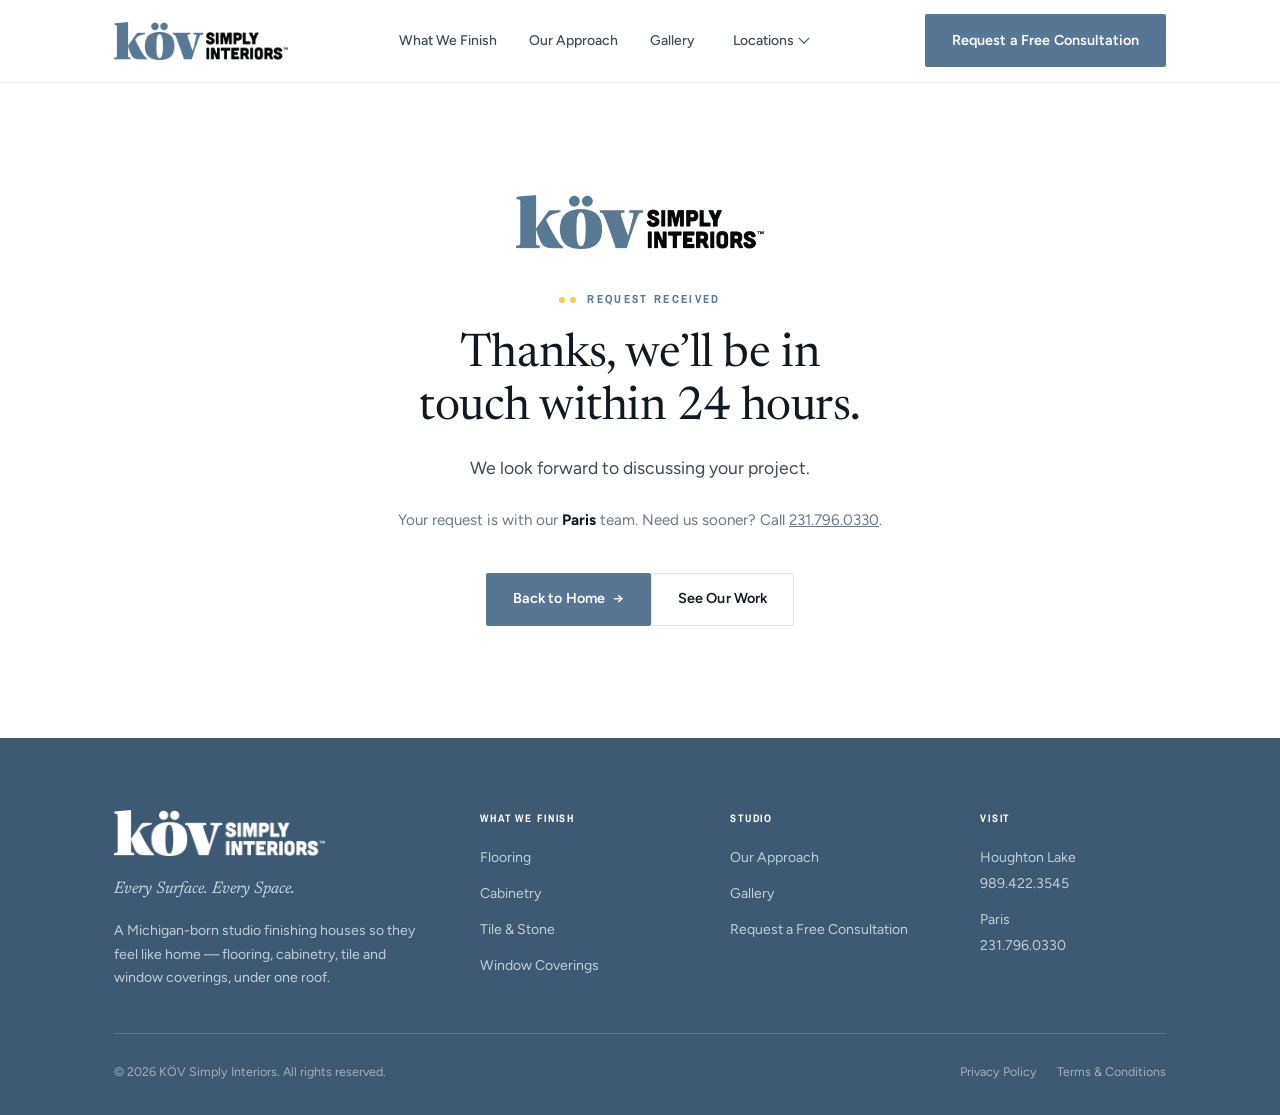
<file: thank-you-paris.html>
<!DOCTYPE html>
<html lang="en">
<head>
<meta charset="utf-8">
<meta name="viewport" content="width=device-width, initial-scale=1, viewport-fit=cover">
<!-- Google Tag Manager -->
<script>(function(w,d,s,l,i){w[l]=w[l]||[];w[l].push({'gtm.start':
new Date().getTime(),event:'gtm.js'});var f=d.getElementsByTagName(s)[0],
j=d.createElement(s),dl=l!='dataLayer'?'&l='+l:'';j.async=true;j.src=
'https://www.googletagmanager.com/gtm.js?id='+i+dl;f.parentNode.insertBefore(j,f);
})(window,document,'script','dataLayer','GTM-TP3B8PBS');</script>
<!-- End Google Tag Manager -->
<title>Thank You &mdash; KÖV Simply Interiors</title>
<meta name="description" content="Your consultation request has been received by our Paris showroom.">
<meta name="theme-color" content="#577693">
<link rel="canonical" href="https://kovinteriors.com/thank-you-paris">
<meta name="robots" content="noindex, nofollow">

<link rel="icon" href="assets/favicon.ico" sizes="any">
<link rel="icon" type="image/png" sizes="32x32" href="assets/favicon-32x32.png">
<link rel="icon" type="image/png" sizes="16x16" href="assets/favicon-16x16.png">
<link rel="apple-touch-icon" href="assets/apple-touch-icon.png">

<meta property="og:site_name" content="K&Ouml;V Simply Interiors">
<meta property="og:title" content="Thank You &mdash; KÖV Simply Interiors">
<meta property="og:description" content="Your consultation request has been received by our Paris showroom.">
<meta property="og:type" content="website">
<meta property="og:url" content="https://kovinteriors.com/thank-you-paris">
<meta property="og:image" content="https://kovinteriors.com/assets/og-image.jpg">
<meta property="og:image:width" content="1200">
<meta property="og:image:height" content="630">
<meta name="twitter:card" content="summary_large_image">
<meta name="twitter:title" content="Thank You &mdash; KÖV Simply Interiors">
<meta name="twitter:description" content="Your consultation request has been received by our Paris showroom.">
<meta name="twitter:image" content="https://kovinteriors.com/assets/og-image.jpg">
<link rel="preconnect" href="https://fonts.googleapis.com">
<link rel="preconnect" href="https://fonts.gstatic.com" crossorigin>
<link rel="stylesheet" href="https://fonts.googleapis.com/css2?family=Newsreader:opsz,wght@6..72,300;6..72,400;6..72,500;6..72,600&family=Figtree:wght@300;400;500;600;700&family=Archivo+Narrow:wght@600;700&display=swap">
<link rel="stylesheet" href="assets/styles.css?v=d74c4b6c">
</head>
<body>
<!-- Google Tag Manager (noscript) -->
<noscript><iframe src="https://www.googletagmanager.com/ns.html?id=GTM-TP3B8PBS"
height="0" width="0" style="display:none;visibility:hidden"></iframe></noscript>
<!-- End Google Tag Manager (noscript) -->
<script>document.documentElement.classList.add('js');</script>
<a class="skip-link" href="#main">Skip to content</a>

<header class="site-header">
  <div class="shell header-inner">
    <a class="lockup" href="index.html" aria-label="KÖV Simply Interiors, home">
      <img src="assets/kov-logo.png" alt="KÖV Simply Interiors" width="900" height="196">
    </a>

    <nav class="nav" id="primary-nav" aria-label="Primary">
      <a href="index.html#offerings">What We Finish</a>
      <a href="index.html#approach">Our Approach</a>
      <a href="gallery.html">Gallery</a>
      <div class="nav-item">
        <button class="nav-toggle" type="button" aria-expanded="false" aria-haspopup="true">
          Locations <span class="caret" aria-hidden="true"></span>
        </button>
        <ul class="nav-menu">
          <li><a href="houghton-lake.html">Houghton Lake</a></li>
          <li><a href="paris.html">Paris</a></li>
        </ul>
      </div>
    </nav>

    <div class="header-cta">
      <a class="btn btn-solid" href="index.html#consult"><span class="cta-long">Request a Free Consultation</span><span class="cta-short">Free Consult</span></a>
      <button class="menu-btn" type="button" aria-expanded="false" aria-controls="primary-nav" aria-label="Menu">
        <span></span><span></span><span></span>
      </button>
    </div>
  </div>
  <div class="scroll-progress" aria-hidden="true"><span></span></div>
</header>

<main id="main">
  <section class="band thanks-band">
    <div class="shell thanks-wrap">
      <img class="thanks-logo" src="assets/kov-logo.png" alt="K&Ouml;V Simply Interiors" width="900" height="196">
      <span class="eyebrow" style="justify-content:center;"><span class="dots gold" aria-hidden="true"><i></i><i></i></span> Request Received</span>
      <h1>Thanks, we&rsquo;ll be in touch within 24&nbsp;hours.</h1>
      <p class="thanks-msg">We look forward to discussing your project.</p>
      <p class="thanks-meta">Your request is with our <strong>Paris</strong> team. Need us sooner? Call <a href="tel:+12317960330">231.796.0330</a>.</p>
      <div class="btn-row" style="justify-content:center;">
        <a class="btn btn-solid" href="index.html">Back to Home <span class="btn-arrow" aria-hidden="true">&rarr;</span></a>
        <a class="btn btn-ghost" href="gallery.html">See Our Work</a>
      </div>
    </div>
  </section>
</main>

<footer class="site-footer tone-dark">
  <div class="shell">
    <div class="footer-top">
      <div>
        <img src="assets/kov-logo-white.png" alt="KÖV Simply Interiors" width="900" height="196" style="height:46px;width:auto;display:block;">
        <p class="footer-tag">Every Surface. Every Space.</p>
        <p class="footer-blurb">A Michigan-born studio finishing houses so they feel like home &mdash; flooring, cabinetry, tile and window coverings, under one roof.</p>
      </div>
      <div class="footer-col">
        <h4>What We Finish</h4>
        <ul>
          <li><a href="index.html#offerings">Flooring</a></li>
          <li><a href="index.html#offerings">Cabinetry</a></li>
          <li><a href="index.html#offerings">Tile &amp; Stone</a></li>
          <li><a href="index.html#offerings">Window Coverings</a></li>
        </ul>
      </div>
      <div class="footer-col">
        <h4>Studio</h4>
        <ul>
          <li><a href="index.html#approach">Our Approach</a></li>
          <li><a href="gallery.html">Gallery</a></li>
          <li><a href="index.html#consult">Request a Free Consultation</a></li>
        </ul>
      </div>
      <div class="footer-col">
        <h4>Visit</h4>
        <ul>
          <li><a href="houghton-lake.html">Houghton Lake</a><br><a href="tel:+19894223545">989.422.3545</a></li>
          <li><a href="paris.html">Paris</a><br><a href="tel:+12317960330">231.796.0330</a></li>
        </ul>
      </div>
    </div>
    <div class="footer-bottom">
      <span>&copy; 2026 K&Ouml;V Simply Interiors. All rights reserved.</span>
      <span class="footer-legal"><a href="privacy.html">Privacy Policy</a><a href="terms.html">Terms &amp; Conditions</a></span>
    </div>
  </div>
</footer>

<!-- Showroom chooser popup. Opened by site.js from any "#consult" link on a
     page that has no form of its own. The same two links also exist inline in
     the homepage CHOOSER section, so this is enhancement, not a dependency:
     with JavaScript off the link still lands somewhere useful. -->
<div class="modal" id="showroomModal" role="dialog" aria-modal="true" aria-labelledby="showroomModalTitle" hidden>
  <div class="modal-backdrop" data-modal-close></div>
  <div class="modal-panel">
    <button class="modal-close" type="button" aria-label="Close" data-modal-close>&#10005;</button>
    <span class="eyebrow" style="justify-content:center;"><span class="dots gold" aria-hidden="true"><i></i><i></i></span> Start Here</span>
    <h2 id="showroomModalTitle">Which showroom is closest to you?</h2>
    <p class="modal-sub">Pick a location and we&rsquo;ll take you to that team&rsquo;s consultation form.</p>
    <div class="chooser-grid">
      <a class="chooser-card" href="houghton-lake.html#consult">
        <span class="chooser-name">Houghton Lake</span>
        <span class="chooser-addr">2485 W Houghton Lake Drive</span>
        <span class="chooser-go">Book here <span class="btn-arrow" aria-hidden="true">&rarr;</span></span>
      </a>
      <a class="chooser-card" href="paris.html#consult">
        <span class="chooser-name">Paris</span>
        <span class="chooser-addr">21498 Northland Drive</span>
        <span class="chooser-go">Book here <span class="btn-arrow" aria-hidden="true">&rarr;</span></span>
      </a>
    </div>
  </div>
</div>

<script src="assets/site.js?v=eff4a98b"></script>
</body>
</html>
</file>
<file: assets/styles.css>
/* ==========================================================================
   KÖV Simply Interiors — site stylesheet
   Palette from the KÖV Brand Playbook v1.0
   ========================================================================== */

:root{
  color-scheme: light;

  --ink:        #101820;  /* PMS Black 6C */
  --ink-soft:   #3D4A55;
  --ink-mute:   #6B7A86;
  --blue:       #577693;  /* PMS 5415C */
  --blue-deep:  #3E5A73;
  --blue-200:   #C7D8E5;
  --blue-100:   #E6EFF5;
  --blue-50:    #F3F8FB;
  --paper:      #FFFFFF;
  --paper-soft: #FAFCFD;
  --line:       #DCE6ED;
  --line-soft:  #EAF0F4;
  --stone:      #949A90;  /* PMS 7539C */
  --gold:       #F3D03E;  /* PMS 129C */

  --display: "Newsreader", "Iowan Old Style", Georgia, serif;
  --body: "Figtree", "Avenir Next", "Segoe UI", system-ui, sans-serif;
  --label: "Archivo Narrow", "Helvetica Neue", Arial, sans-serif;

  --gutter: clamp(1.25rem, 5vw, 4rem);
  --shell: 1180px;
  --section: clamp(4.5rem, 9vw, 8rem);
}

*, *::before, *::after{ box-sizing: border-box; }

body{
  margin: 0;
  background: var(--paper);
  color: var(--ink);
  font-family: var(--body);
  font-size: 1rem;
  line-height: 1.65;
  -webkit-font-smoothing: antialiased;
  overflow-x: hidden;
}

h1, h2, h3, h4{ font-family: var(--display); font-weight: 400; text-wrap: balance; margin: 0; letter-spacing: -0.01em; color: var(--ink); }
p{ margin: 0; }
a{ color: inherit; }
img{ max-width: 100%; }
:focus-visible{ outline: 2px solid var(--blue); outline-offset: 3px; border-radius: 2px; }

.shell{ width: 100%; max-width: var(--shell); margin-inline: auto; padding-inline: var(--gutter); }
.skip-link{ position: absolute; left: -9999px; }
.skip-link:focus{ left: 1rem; top: 1rem; z-index: 100; background: #fff; padding: .6rem 1rem; }

/* ---------- Tone scopes ---------- */
.tone-dark{
  --ink: #FFFFFF;
  --ink-soft: rgba(230,238,244,0.78);
  --ink-mute: rgba(230,238,244,0.58);
  --line: rgba(255,255,255,0.16);
  --line-soft: rgba(255,255,255,0.10);
  --blue: #A9C4D8;
  --blue-deep: #C7D8E5;
  --blue-200: rgba(255,255,255,0.30);
  --blue-100: rgba(169,196,216,0.16);
  --paper: rgba(255,255,255,0.04);
  --paper-soft: rgba(255,255,255,0.05);
  --stone: rgba(230,238,244,0.55);
  color: #E6EEF4;
}
.tone-light{
  --ink: #101820;
  --ink-soft: #3D4A55;
  --ink-mute: #6B7A86;
  --line: #DCE6ED;
  --line-soft: #EAF0F4;
  --blue: #577693;
  --blue-deep: #3E5A73;
  --blue-200: #C7D8E5;
  --blue-100: #E6EFF5;
  --paper: #FFFFFF;
  --paper-soft: #FAFCFD;
  --stone: #949A90;
  color: var(--ink);
}

/* ---------- Brand marks ---------- */
.lockup{ display: inline-flex; align-items: center; text-decoration: none; }
.lockup img{ display: block; height: 38px; width: auto; }
.site-footer .lockup img{ height: 46px; }

.dots{ display: inline-flex; gap: 5px; align-items: center; }
.dots i{ width: 6px; height: 6px; border-radius: 50%; background: var(--blue); display: block; }
.dots.gold i{ background: var(--gold); }

.eyebrow{
  font-family: var(--label); font-weight: 700; text-transform: uppercase;
  font-size: 0.73rem; letter-spacing: 0.2em; color: var(--blue);
  display: inline-flex; align-items: center; gap: 0.7rem;
}

/* ---------- Buttons ---------- */
.btn{
  display: inline-flex; align-items: center; justify-content: center; gap: 0.5rem;
  font-family: var(--body); font-weight: 600; font-size: 0.9rem;
  letter-spacing: 0.01em; text-decoration: none; cursor: pointer;
  padding: 0.85rem 1.6rem; border-radius: 2px; border: 1px solid transparent;
  transition: background-color .18s ease, color .18s ease, border-color .18s ease, transform .2s ease, box-shadow .25s ease;
}
.btn-solid{ background: var(--blue); color: #fff; }
.btn-solid:hover{ background: var(--blue-deep); }
.btn-ghost{ background: transparent; color: var(--ink); border-color: var(--line); }
.btn-ghost:hover{ border-color: var(--blue); color: var(--blue-deep); }
.tone-dark .btn-solid{ background: #fff; color: #101820; }
.tone-dark .btn-solid:hover{ background: var(--blue-deep); color: #101820; }
.tone-dark .btn-ghost{ color: #fff; border-color: rgba(255,255,255,0.32); }
.tone-dark .btn-ghost:hover{ color: #fff; border-color: #fff; }
.tone-light .btn-solid{ background: var(--blue); color: #fff; }
.tone-light .btn-solid:hover{ background: var(--blue-deep); color: #fff; }
.tone-light .btn-ghost{ color: var(--ink); border-color: var(--line); }
.btn-wide{ padding-inline: 2.4rem; }
.btn-row{ display: flex; justify-content: center; margin-top: clamp(2.25rem, 4vw, 3.25rem); }

/* ---------- Header ---------- */
.site-header{
  position: sticky; top: env(safe-area-inset-top, 0px); z-index: 60;
  background: rgba(255,255,255,0.94);
  backdrop-filter: saturate(140%) blur(10px);
  border-bottom: 1px solid var(--line-soft);
  transition: box-shadow .3s ease;
}
.site-header.is-scrolled{ box-shadow: 0 6px 24px rgba(16,24,32,0.08); }
.header-inner{ display: flex; align-items: center; justify-content: space-between; gap: 1.5rem; padding-block: 0.9rem; }
.nav{ display: flex; align-items: center; gap: 2rem; }
.nav > * { position: relative; }
.nav a, .nav .nav-toggle{
  text-decoration: none; font-family: var(--body); font-size: 0.875rem; font-weight: 500;
  color: var(--ink-soft); padding-block: 0.35rem; background: none; border: 0; cursor: pointer;
  display: inline-flex; align-items: center; gap: 0.35rem; position: relative;
}
.nav a::after, .nav .nav-toggle::after{
  content: ""; position: absolute; left: 0; right: 0; bottom: 0; height: 1.5px; background: var(--gold);
  transform: scaleX(0); transform-origin: left; transition: transform .3s cubic-bezier(.22,.61,.36,1);
}
.nav a:hover::after, .nav a:focus-visible::after,
.nav .nav-toggle:hover::after, .nav .nav-toggle[aria-expanded="true"]::after{ transform: scaleX(1); }
.nav a[aria-current="page"]{ color: var(--ink); }
.nav a[aria-current="page"]::after{ transform: scaleX(1); background: var(--blue); }
.nav .caret{ width: 8px; height: 8px; border-right: 1.5px solid currentColor; border-bottom: 1.5px solid currentColor;
  transform: rotate(45deg) translate(-2px,-2px); transition: transform .25s ease; }
.nav .nav-toggle[aria-expanded="true"] .caret{ transform: rotate(-135deg) translate(-2px,-2px); }

.nav-menu{
  position: absolute; top: calc(100% + 0.75rem); left: -1rem; min-width: 13rem;
  background: #fff; border: 1px solid var(--line); box-shadow: 0 16px 40px rgba(16,24,32,0.12);
  list-style: none; margin: 0; padding: 0.4rem; display: grid; gap: 0.1rem;
  opacity: 0; visibility: hidden; transform: translateY(-6px);
  transition: opacity .2s ease, transform .2s ease, visibility .2s;
}
.nav-item.open .nav-menu, .nav-item:hover .nav-menu{ opacity: 1; visibility: visible; transform: none; }
.nav-menu a{ display: block; padding: 0.55rem 0.8rem; font-size: 0.875rem; color: var(--ink-soft); }
.nav-menu a::after{ display: none; }
.nav-menu a:hover{ background: var(--blue-50); color: var(--ink); }

.header-cta{ display: flex; align-items: center; gap: 1.5rem; flex: 0 0 auto; }
.header-cta .btn{ white-space: nowrap; }
.cta-short{ display: none; }

.menu-btn{ display: none; background: none; border: 0; cursor: pointer; padding: .5rem; margin-right: -.5rem; }
.menu-btn span{ display: block; width: 22px; height: 1.5px; background: var(--ink); margin: 4px 0; transition: transform .25s ease, opacity .25s ease; }
.menu-btn[aria-expanded="true"] span:nth-child(1){ transform: translateY(5.5px) rotate(45deg); }
.menu-btn[aria-expanded="true"] span:nth-child(2){ opacity: 0; }
.menu-btn[aria-expanded="true"] span:nth-child(3){ transform: translateY(-5.5px) rotate(-45deg); }

@media (max-width: 940px){
  .menu-btn{ display: block; }
  .nav{
    position: absolute; top: 100%; left: 0; right: 0; background: #fff;
    border-bottom: 1px solid var(--line); flex-direction: column; align-items: stretch;
    gap: 0; padding: 0.5rem var(--gutter) 1.25rem; display: none;
  }
  .nav.open{ display: flex; }
  .nav a, .nav .nav-toggle{ padding-block: 0.85rem; border-bottom: 1px solid var(--line-soft); justify-content: space-between; }
  .nav a::after, .nav .nav-toggle::after{ display: none; }
  .nav-menu{
    position: static; opacity: 1; visibility: visible; transform: none; border: 0; box-shadow: none;
    padding: 0 0 0.5rem 0.9rem; display: none;
  }
  .nav-item.open .nav-menu{ display: grid; }
  .nav-item:hover .nav-menu{ display: none; }
  .nav-item.open .nav-menu{ display: grid; }
}
@media (max-width: 560px){
  .header-inner{ gap: 0.6rem; }
  .header-cta{ gap: 0.75rem; }
  .header-cta .btn{ padding: 0.7rem 1rem; font-size: 0.8rem; }
  .cta-long{ display: none; }
  .cta-short{ display: inline; }
  .lockup img{ height: 30px; }
}

/* ---------- Hero ---------- */
.hero{ position: relative; overflow: hidden; background: #0C141B; isolation: isolate; }
.hero-media{ position: absolute; top: 0; left: 0; right: 0; bottom: -16%; z-index: -1; will-change: transform; }
.hero-media img{ width: 100%; height: 100%; object-fit: cover; object-position: 54% 58%; filter: saturate(0.94) contrast(1.02); }
.hero-media::after{
  content: ""; position: absolute; inset: 0;
  background:
    linear-gradient(100deg, rgba(10,17,23,0.90) 0%, rgba(12,21,28,0.80) 32%, rgba(16,30,41,0.52) 60%, rgba(22,40,53,0.30) 100%),
    linear-gradient(180deg, rgba(10,17,23,0.48) 0%, rgba(10,17,23,0.05) 30%, rgba(10,17,23,0.10) 62%, rgba(10,17,23,0.62) 100%);
}
@media (max-width: 760px){
  .hero-media::after{
    background:
      linear-gradient(180deg, rgba(10,17,23,0.74) 0%, rgba(10,17,23,0.62) 42%, rgba(10,17,23,0.78) 100%),
      linear-gradient(100deg, rgba(10,17,23,0.34) 0%, rgba(10,17,23,0.12) 100%);
  }
}
.hero-inner{ position: relative; padding-block: clamp(4.5rem, 10vw, 8.5rem); }
.hero-copy{ max-width: 44rem; }
.hero h1{ font-size: clamp(2.7rem, 6.2vw, 4.5rem); line-height: 1.02; margin-top: 1.4rem; }
.hero h1 em{ font-style: italic; color: var(--blue); }
.hero .lede{ margin-top: 1.5rem; font-size: clamp(1.02rem, 1.5vw, 1.15rem); color: var(--ink-soft); max-width: 36rem; }
.hero-actions{ display: flex; flex-wrap: wrap; gap: 0.85rem; margin-top: 2.5rem; }

/* compact hero for interior pages */
.page-hero{ background: #16222C; padding-block: clamp(3.25rem, 7vw, 5.5rem); }
.page-hero h1{ font-size: clamp(2.2rem, 4.6vw, 3.4rem); line-height: 1.08; margin-top: 1.1rem; }
.page-hero p{ margin-top: 1.1rem; color: var(--ink-soft); max-width: 40rem; font-size: 1.02rem; }
/* location pages carry only the name, so it runs larger to hold the band */
.loc-hero{ padding-block: clamp(3.75rem, 8vw, 6.5rem); }
.loc-hero h1{ font-size: clamp(2.9rem, 7vw, 5.25rem); line-height: 1.0; margin-top: 1.25rem; }
.crumbs{ font-family: var(--label); font-weight: 600; text-transform: uppercase; font-size: 0.68rem; letter-spacing: 0.16em; color: var(--ink-mute); margin-bottom: 1.25rem; }
.crumbs a{ text-decoration: none; }
.crumbs a:hover{ color: #fff; }

/* ---------- Image placeholders ---------- */
.ph{
  position: relative; width: 100%; max-width: 100%;
  background: linear-gradient(145deg, var(--blue-100) 0%, #F7FAFC 55%, var(--blue-100) 100%);
  border: 1px solid var(--blue-200);
  display: flex; flex-direction: column; align-items: center; justify-content: center;
  gap: 0.7rem; text-align: center; padding: 1.5rem; overflow: hidden;
}
.ph::after{ content: ""; position: absolute; inset: 9px; border: 1px solid rgba(87,118,147,0.16); pointer-events: none; }
.ph .ph-mark{ width: 26px; height: 26px; border-radius: 50%; border: 1.5px solid var(--blue); position: relative; opacity: .7; }
.ph .ph-mark::before, .ph .ph-mark::after{ content: ""; position: absolute; top: -10px; width: 5px; height: 5px; border-radius: 50%; background: var(--blue); }
.ph .ph-mark::before{ left: 4px; }
.ph .ph-mark::after{ right: 4px; }
.ph .ph-label{ font-family: var(--label); font-weight: 700; text-transform: uppercase; font-size: 0.7rem; letter-spacing: 0.17em; color: var(--blue-deep); line-height: 1.5; }
.ph .ph-note{ font-size: 0.78rem; color: var(--ink-mute); max-width: 22rem; line-height: 1.5; }
.tone-dark .ph{
  background: linear-gradient(145deg, rgba(169,196,216,0.12) 0%, rgba(255,255,255,0.035) 55%, rgba(169,196,216,0.12) 100%);
  border-color: rgba(255,255,255,0.18);
}
.tone-dark .ph::after{ border-color: rgba(255,255,255,0.10); }

/* ---------- Section frame ---------- */
section{ scroll-margin-top: 6rem; }
.band{ padding-block: var(--section); }
.band-soft{ background: var(--paper-soft); }
.band-tint{ background: var(--blue-50); }
.band-ink{ background: #101820; }
.band-deep{ background: #16222C; }
.band-slate{ background: #3E5A73; }
.sec-head{ max-width: 42rem; }
.sec-head h2{ font-size: clamp(2rem, 3.6vw, 2.9rem); line-height: 1.12; margin-top: 1.1rem; }
.sec-head p{ margin-top: 1.1rem; color: var(--ink-soft); font-size: 1.02rem; }
.sec-head.wide{ max-width: 48rem; }
/* headline whose second sentence must sit on its own line */
.sec-head.headline-wide{ max-width: 60rem; }
.sec-head.headline-wide h2{ font-size: clamp(1.85rem, 3.1vw, 2.5rem); text-wrap: normal; }
.sec-head.headline-wide p{ max-width: 42rem; }
.sec-head h2 .line{ display: block; }

/* ---------- Offerings ---------- */
.offerings{ display: grid; grid-template-columns: repeat(4, minmax(0,1fr)); margin-top: clamp(2.5rem, 5vw, 4rem); border-top: 1px solid var(--line); }
.offer{ position: relative; padding: 2.25rem 1.75rem 2.5rem; border-bottom: 1px solid var(--line); border-right: 1px solid var(--line); transition: background-color .35s ease; }
.offer:last-child{ border-right: 0; }
.offer::before{
  content: ""; position: absolute; top: -1px; left: 0; right: 0; height: 2px; background: var(--blue);
  transform: scaleX(0); transform-origin: left; transition: transform .45s cubic-bezier(.22,.61,.36,1);
}
.offer:hover{ background: var(--blue-50); }
.offer:hover::before{ transform: scaleX(1); }
.offer .num{ font-family: var(--label); font-weight: 700; font-size: 0.7rem; letter-spacing: 0.2em; color: var(--stone); transition: color .3s ease; }
.offer h3{ font-size: 1.5rem; margin-top: 0.75rem; transition: color .3s ease; }
.offer p{ margin-top: 0.7rem; font-size: 0.92rem; color: var(--ink-soft); }
.offer:hover h3{ color: var(--blue-deep); }
.offer:hover .num{ color: var(--blue); }
.offer .tags{
  margin-top: 1.1rem; padding-top: 0.9rem; border-top: 1px solid var(--line-soft);
  font-family: var(--label); font-weight: 600; text-transform: uppercase; font-size: 0.65rem;
  letter-spacing: 0.13em; color: var(--blue-deep); line-height: 1.7;
}
@media (max-width: 980px){
  .offerings{ grid-template-columns: repeat(2, minmax(0,1fr)); }
  .offer:nth-child(2n){ border-right: 0; }
}
@media (max-width: 560px){
  .offerings{ grid-template-columns: 1fr; }
  .offer{ border-right: 0; padding-inline: 0; }
}

/* ---------- Approach ---------- */
.ethos-grid{ display: grid; grid-template-columns: minmax(0,1fr) minmax(0,1fr); gap: clamp(2.5rem, 6vw, 5rem); align-items: start; }
.pull{ font-family: var(--display); font-size: clamp(1.45rem, 2.6vw, 2rem); line-height: 1.32; color: var(--ink); border-left: 2px solid var(--gold); padding-left: 1.5rem; margin-top: 1.25rem; }
.ethos-body{ margin-top: 1.75rem; color: var(--ink-soft); display: grid; gap: 1.1rem; max-width: 34rem; }
.ethos-mark{ display: block; width: 92px; height: auto; margin-top: clamp(2.25rem, 4vw, 3.25rem); }
@media (max-width: 900px){ .ethos-mark{ width: 76px; margin-top: 2rem; } }
.values{ display: grid; border-top: 1px solid var(--line); }
.value{ padding-block: 1.5rem; border-bottom: 1px solid var(--line); display: grid; grid-template-columns: auto 1fr; gap: 1.1rem; align-items: start; }
.value .dots{ margin-top: 0.55rem; }
.value .dots i{ transition: transform .35s cubic-bezier(.22,.61,.36,1); }
.value:hover .dots i:first-child{ transform: translateX(-3px); }
.value:hover .dots i:last-child{ transform: translateX(3px); }
.value h3{ font-size: 1.18rem; font-family: var(--body); font-weight: 600; letter-spacing: 0; }
.value p{ margin-top: 0.35rem; font-size: 0.93rem; color: var(--ink-soft); }
@media (max-width: 900px){ .ethos-grid{ grid-template-columns: 1fr; } }

/* ---------- Process ---------- */
.steps{ display: grid; grid-template-columns: repeat(3, minmax(0,1fr)); gap: clamp(1.75rem, 4vw, 3.25rem); margin-top: clamp(2.5rem, 5vw, 3.75rem); }
.step{ padding-top: 1.75rem; position: relative; }
.step::before{ content: ""; position: absolute; top: 0; left: 0; width: 100%; height: 2px; background: var(--blue); transform-origin: left; }
.step:nth-child(2)::before{ background: var(--blue-200); }
.step:nth-child(3)::before{ background: var(--gold); }
.step .num{ font-family: var(--label); font-weight: 700; font-size: 0.7rem; letter-spacing: 0.2em; color: var(--ink-mute); }
.step h3{ font-size: 1.45rem; margin-top: 0.6rem; }
.step p{ margin-top: 0.7rem; font-size: 0.93rem; color: var(--ink-soft); }
@media (max-width: 760px){ .steps{ grid-template-columns: 1fr; } }

/* ---------- Work / gallery ---------- */
/* Row one stretches: the feature photo sets the row height and the tile beside it
   fills to match, so the two images finish on the same line. */
.work-grid{ display: grid; grid-template-columns: repeat(3, minmax(0,1fr)); gap: 1.5rem; margin-top: clamp(2.5rem, 5vw, 3.5rem); align-items: stretch; }
.work-item{ display: flex; flex-direction: column; }
.work-item .shot-fixed{ flex: 0 0 auto; }
.work-item .ph{ aspect-ratio: 3 / 2; transition: transform .5s cubic-bezier(.22,.61,.36,1), box-shadow .5s ease, border-color .35s ease; }
.work-item.feature{ grid-column: span 2; }
.work-item.feature .ph{ aspect-ratio: 16 / 10; }
.work-item.portrait .ph{ aspect-ratio: 4 / 5; }
.work-item:hover .ph{ transform: translateY(-5px); box-shadow: 0 18px 38px rgba(16,24,32,0.10); border-color: var(--blue); }
.tone-dark .work-item:hover .ph{ box-shadow: 0 20px 44px rgba(0,0,0,0.38); }
.work-cap{ margin-top: 0.8rem; display: flex; justify-content: space-between; gap: 1rem; align-items: baseline; }
.work-cap h3{ font-size: 1.05rem; font-family: var(--body); font-weight: 600; transition: color .3s ease; }
.work-cap span{ font-family: var(--label); font-weight: 600; text-transform: uppercase; font-size: 0.66rem; letter-spacing: 0.14em; color: var(--ink-mute); white-space: nowrap; }
.work-item.feature .work-cap{ justify-content: flex-start; gap: 1.25rem; }
.work-item:hover .work-cap h3{ color: var(--blue-deep); }
@media (max-width: 860px){
  .work-grid{ grid-template-columns: repeat(2, minmax(0,1fr)); }
  .work-item.feature{ grid-column: span 2; }
  .work-item.portrait .ph{ aspect-ratio: 3 / 2; }
}
@media (max-width: 560px){
  .work-grid{ grid-template-columns: 1fr; }
  .work-item.feature{ grid-column: span 1; }
}

/* photos in the home Recent Work grid — fixed crop boxes */
.shot-fixed{ position: relative; overflow: hidden; display: block; width: 100%; aspect-ratio: 3 / 2; cursor: zoom-in; border: 0; padding: 0; background: var(--blue-100); }
.work-item.feature .shot-fixed{ aspect-ratio: 16 / 10; }
.work-item.portrait .shot-fixed{ aspect-ratio: 4 / 5; }
/* row one only: the tile beside the feature drops its fixed ratio and grows to match it */
.work-item.portrait .shot-fixed{ aspect-ratio: auto; flex: 1 1 0%; min-height: 0; }
/* lift the photo out of flow so its natural size can't set the row height */
.work-item.portrait .shot-fixed img{ position: absolute; inset: 0; }
@media (max-width: 860px){
  /* once the feature owns its own row there is nothing to match, so the ratio comes back */
  .work-item.portrait .shot-fixed{ aspect-ratio: 3 / 2; flex: 0 0 auto; }
}
.shot-fixed img{ width: 100%; height: 100%; object-fit: cover; display: block; transition: transform .7s cubic-bezier(.22,.61,.36,1); }
.shot-fixed::after{ content: ""; position: absolute; inset: 0; box-shadow: inset 0 0 0 1px rgba(255,255,255,0.14); pointer-events: none; transition: box-shadow .35s ease; }
.work-item:hover .shot-fixed img{ transform: scale(1.045); }
.work-item:hover .shot-fixed::after{ box-shadow: inset 0 0 0 1px rgba(255,255,255,0.4); }

/* gallery page — masonry columns so portraits and landscapes both sit naturally */
.gallery-group + .gallery-group{ margin-top: clamp(3rem, 6vw, 4.5rem); }
.gallery-head{ display: flex; align-items: baseline; justify-content: space-between; gap: 1rem; padding-bottom: 1rem; border-bottom: 1px solid var(--line); flex-wrap: wrap; }
.gallery-head h2{ font-size: clamp(1.5rem, 2.6vw, 2rem); }
.gallery-head .count{ font-family: var(--label); font-weight: 600; text-transform: uppercase; font-size: 0.68rem; letter-spacing: 0.16em; color: var(--ink-mute); }
/* Six-column base: every photo spans 2 (a third of the width). A section whose
   count isn't a multiple of three widens its last row, so nothing ends ragged. */
.gallery-grid{
  display: grid; grid-template-columns: repeat(6, minmax(0, 1fr));
  gap: 1.25rem; margin-top: 1.75rem;
}
.shot{
  display: block; width: 100%; padding: 0; border: 0; background: var(--blue-100);
  position: relative; overflow: hidden; cursor: zoom-in;
  grid-column: span 2; aspect-ratio: 3 / 2;
}
.shot.span-3{ grid-column: span 3; }
.shot.span-6{ grid-column: span 6; aspect-ratio: 21 / 9; }
.shot img{ display: block; width: 100%; height: 100%; object-fit: cover; object-position: 50% 45%; transition: transform .7s cubic-bezier(.22,.61,.36,1); }
@media (max-width: 900px){
  /* two up — every section holds an even count, so rows stay full */
  .gallery-grid{ grid-template-columns: repeat(2, minmax(0, 1fr)); }
  .shot, .shot.span-3, .shot.span-6{ grid-column: span 1; aspect-ratio: 3 / 2; }
}
@media (max-width: 560px){
  .gallery-grid{ grid-template-columns: 1fr; }
  .shot, .shot.span-3, .shot.span-6{ grid-column: span 1; }
}
.shot::after{ content: ""; position: absolute; inset: 0; box-shadow: inset 0 0 0 1px rgba(255,255,255,0.14); pointer-events: none; transition: box-shadow .35s ease; }
.shot:hover img, .shot:focus-visible img{ transform: scale(1.04); }
.shot:hover::after{ box-shadow: inset 0 0 0 1px rgba(255,255,255,0.4); }

/* lightbox */
.lightbox{
  position: fixed; inset: 0; z-index: 200; background: rgba(8,13,18,0.95);
  display: none; align-items: center; justify-content: center; padding: clamp(1rem, 4vw, 3.5rem);
}
.lightbox.open{ display: flex; }
.lightbox img{ max-width: 100%; max-height: 86vh; object-fit: contain; box-shadow: 0 30px 90px rgba(0,0,0,0.6); }
.lb-btn{
  position: absolute; background: rgba(255,255,255,0.08); border: 1px solid rgba(255,255,255,0.22);
  color: #fff; width: 46px; height: 46px; border-radius: 50%; cursor: pointer; font-size: 1.1rem;
  display: flex; align-items: center; justify-content: center; transition: background-color .2s ease, border-color .2s ease;
}
.lb-btn:hover{ background: rgba(255,255,255,0.18); border-color: rgba(255,255,255,0.5); }
.lb-close{ top: clamp(1rem, 3vw, 2rem); right: clamp(1rem, 3vw, 2rem); }
.lb-prev{ left: clamp(0.5rem, 2vw, 2rem); top: 50%; transform: translateY(-50%); }
.lb-next{ right: clamp(0.5rem, 2vw, 2rem); top: 50%; transform: translateY(-50%); }
.lb-caption{
  position: absolute; bottom: clamp(0.85rem, 2.5vw, 1.75rem); left: 0; right: 0; text-align: center;
  font-family: var(--label); font-weight: 600; text-transform: uppercase; letter-spacing: 0.17em;
  font-size: 0.7rem; color: rgba(255,255,255,0.72);
}

/* ---------- Location pages ---------- */
.loc-grid{ display: grid; grid-template-columns: minmax(0, 1fr) minmax(0, 1.25fr); gap: clamp(2rem, 5vw, 4rem); align-items: start; }
@media (max-width: 900px){ .loc-grid{ grid-template-columns: 1fr; } }

/* Address / Phone / Follow are sized and set to match "Hours of Operation",
   with the brand blue kept on the headings and black on the values. */
.info-list{ display: grid; gap: clamp(2rem, 3.5vw, 2.75rem); margin-top: 0; }
.info-block h3{
  font-family: var(--display); font-weight: 400; text-transform: none;
  font-size: clamp(1.6rem, 2.8vw, 2.1rem); letter-spacing: -0.01em; line-height: 1.15;
  color: var(--blue); margin-bottom: 1.25rem;
}
.info-block p, .info-block a{ font-size: 0.95rem; color: var(--ink); text-decoration: none; }
.info-block a:hover{ color: var(--blue-deep); }
.info-block .big{ font-family: var(--body); font-size: 0.95rem; line-height: 1.75; color: var(--ink); }
.loc-hours h2{
  font-family: var(--display); font-weight: 400;
  font-size: clamp(1.6rem, 2.8vw, 2.1rem); letter-spacing: -0.01em; line-height: 1.15;
  color: var(--blue); margin-bottom: 1.25rem;
}

.hours{ width: 100%; border-collapse: collapse; font-size: 0.95rem; }
.hours th, .hours td{ text-align: left; padding: 0.55rem 0; border-bottom: 1px solid var(--line-soft); font-weight: 400; color: var(--ink-soft); }
.hours th{ font-weight: 500; color: var(--ink); width: 11rem; }
.hours td{ font-variant-numeric: tabular-nums; }
.hours td.closed{ color: var(--ink-mute); font-style: italic; }
.hours tr:last-child th, .hours tr:last-child td{ border-bottom: 0; }
.hours-note{ margin-top: 1.1rem; font-size: 0.85rem; color: var(--ink-mute); max-width: 28rem; }
.map-link{ margin-top: 0.5rem; }
.map-link a{
  font-family: var(--label); font-weight: 700; text-transform: uppercase; font-size: 0.68rem;
  letter-spacing: 0.15em; color: var(--blue); text-decoration: none;
  border-bottom: 1px solid var(--blue-200); padding-bottom: 2px; transition: color .25s ease, border-color .25s ease;
}
.map-link a:hover{ color: var(--blue-deep); border-color: var(--blue); }

.social-row{ display: flex; flex-wrap: wrap; gap: 0.6rem; margin-top: 0.4rem; }
.social-chip{
  display: inline-flex; align-items: center; gap: 0.5rem; text-decoration: none;
  border: 1px solid var(--line); padding: 0.5rem 0.85rem; border-radius: 2px;
  font-size: 0.95rem; color: var(--ink); transition: border-color .25s ease, color .25s ease, transform .25s ease;
}
.social-chip:hover{ border-color: var(--blue); color: var(--blue-deep); transform: translateY(-1px); }
.social-chip svg{ width: 16px; height: 16px; fill: currentColor; flex: 0 0 auto; }

.team-grid{ display: grid; grid-template-columns: repeat(4, minmax(0,1fr)); gap: 1.5rem; margin-top: clamp(2.25rem, 4vw, 3rem); }
.team-grid.two-up{ grid-template-columns: repeat(2, minmax(0,1fr)); max-width: 580px; }
.team-card .ph{ aspect-ratio: 4 / 5; }
.team-photo{ position: relative; display: block; width: 100%; aspect-ratio: 4 / 5; overflow: hidden; background: var(--blue-100); }
.team-photo img{ width: 100%; height: 100%; object-fit: cover; object-position: 50% 22%; display: block; transition: transform .7s cubic-bezier(.22,.61,.36,1); }
.team-photo::after{ content: ""; position: absolute; inset: 0; box-shadow: inset 0 0 0 1px rgba(255,255,255,0.16); pointer-events: none; }
.team-card:hover .team-photo img{ transform: scale(1.04); }
.team-card .name{ margin-top: 0.85rem; font-family: var(--body); font-weight: 600; font-size: 1rem; }
.team-card .role{ font-family: var(--label); font-weight: 600; text-transform: uppercase; font-size: 0.66rem; letter-spacing: 0.14em; color: var(--ink-mute); margin-top: 0.15rem; }
@media (max-width: 860px){ .team-grid{ grid-template-columns: repeat(2, minmax(0,1fr)); } }
@media (max-width: 460px){ .team-grid, .team-grid.two-up{ grid-template-columns: 1fr; } }

.locations-index{ display: grid; grid-template-columns: repeat(2, minmax(0,1fr)); gap: clamp(1.5rem, 3.5vw, 2.5rem); margin-top: clamp(2.5rem, 5vw, 3.5rem); }
@media (max-width: 760px){ .locations-index{ grid-template-columns: 1fr; } }
.loc-card{ background: var(--paper); border: 1px solid var(--line); padding: clamp(1.75rem, 3vw, 2.5rem); display: flex; flex-direction: column; gap: 1rem;
  transition: transform .45s cubic-bezier(.22,.61,.36,1), border-color .35s ease, box-shadow .45s ease; }
.loc-card:hover{ transform: translateY(-4px); border-color: var(--blue); box-shadow: 0 18px 38px rgba(16,24,32,0.08); }
.loc-card h3{ font-size: 1.75rem; }

/* placeholder note line */
.todo{
  margin-top: 0.5rem; padding-top: 0.85rem; border-top: 1px dashed var(--blue-200);
  font-size: 0.8rem; color: var(--ink-mute); display: flex; gap: 0.6rem; align-items: flex-start;
}
.todo strong{ font-family: var(--label); font-weight: 700; text-transform: uppercase; letter-spacing: 0.12em; font-size: 0.66rem; color: var(--blue-deep); white-space: nowrap; padding-top: 0.12rem; }

/* ---------- Consultation ---------- */
.consult-grid{ display: grid; grid-template-columns: minmax(0, 0.85fr) minmax(0, 1.15fr); gap: clamp(2.5rem, 6vw, 4.5rem); align-items: start; }
.consult-grid h2{ font-size: clamp(2rem, 3.6vw, 2.9rem); line-height: 1.12; margin-top: 1.1rem; }
.promise{ display: grid; gap: 1.1rem; margin-top: 2rem; padding: 0; list-style: none; }
.promise li{ display: grid; grid-template-columns: auto 1fr; gap: 0.85rem; align-items: start; font-size: 0.95rem; color: var(--ink-soft); }
.promise .dots{ margin-top: 0.5rem; }
.form-card{ background: #fff; padding: clamp(1.5rem, 3.5vw, 2.5rem); border: 1px solid var(--line); box-shadow: 0 18px 50px rgba(16,24,32,0.07); }
.field-row{ display: grid; grid-template-columns: repeat(2, minmax(0,1fr)); gap: 1rem; }
.field{ display: flex; flex-direction: column; gap: 0.45rem; margin-bottom: 1rem; }
.field label{ font-family: var(--label); font-weight: 700; text-transform: uppercase; font-size: 0.66rem; letter-spacing: 0.14em; color: var(--ink-soft); transition: color .25s ease; }
.field:focus-within label{ color: var(--blue-deep); }
.field input, .field select, .field textarea{
  font-family: var(--body); font-size: 0.95rem; color: var(--ink);
  background: var(--paper-soft); border: 1px solid var(--line); border-radius: 2px;
  padding: 0.7rem 0.85rem; width: 100%; transition: border-color .18s, background-color .18s;
}
.field textarea{ min-height: 6.5rem; resize: vertical; }
.field input:focus, .field select:focus, .field textarea:focus{ background: #fff; border-color: var(--blue); }
.form-foot{ display: flex; flex-wrap: wrap; align-items: center; gap: 1rem; margin-top: 0.5rem; }
.form-foot .fine{ font-size: 0.78rem; color: var(--ink-mute); max-width: 20rem; }
.form-note{ margin-top: 1.25rem; padding: 0.75rem 0.9rem; border-left: 2px solid var(--gold); background: #FEFBEE; font-size: 0.78rem; color: var(--ink-soft); }
.form-success{ display: none; text-align: center; padding: 2rem 1rem; }
.form-success h3{ font-size: 1.6rem; margin-top: 1rem; }
.form-success p{ margin-top: 0.75rem; color: var(--ink-soft); font-size: 0.95rem; max-width: 26rem; margin-inline: auto; }
.is-sent .form-body{ display: none; }
.is-sent .form-success{ display: block; }
@media (max-width: 880px){ .consult-grid{ grid-template-columns: 1fr; } }
@media (max-width: 520px){ .field-row{ grid-template-columns: 1fr; } }

/* ---------- Footer ---------- */
.site-footer{ background: #3E5A73; padding-block: clamp(3rem, 6vw, 4.5rem) 2rem; }
.footer-top{ display: grid; grid-template-columns: minmax(0, 1.3fr) repeat(3, minmax(0, 0.8fr)); gap: clamp(2rem, 5vw, 4rem); padding-bottom: 2.75rem; border-bottom: 1px solid var(--line); }
.footer-tag{ margin-top: 1.25rem; font-family: var(--display); font-style: italic; font-size: 1.05rem; color: var(--blue-deep); }
.footer-blurb{ margin-top: 1rem; font-size: 0.88rem; color: var(--ink-soft); max-width: 26rem; }
.footer-col h4{ font-family: var(--label); font-weight: 700; text-transform: uppercase; font-size: 0.68rem; letter-spacing: 0.17em; color: #fff; }
.footer-col ul{ list-style: none; margin: 1rem 0 0; padding: 0; display: grid; gap: 0.6rem; }
.footer-col a{ font-size: 0.88rem; color: var(--ink-soft); text-decoration: none; transition: color .25s ease; }
.footer-col a:hover{ color: #fff; }
.footer-bottom{ display: flex; flex-wrap: wrap; gap: 1rem; justify-content: space-between; padding-top: 1.75rem; font-size: 0.78rem; color: var(--ink-mute); }
.footer-col li a + a{ color: var(--blue-deep); }
.footer-legal{ display: flex; flex-wrap: wrap; gap: 1.25rem; }
.footer-legal a{ color: var(--ink-mute); text-decoration: none; transition: color .25s ease; }
.footer-legal a:hover{ color: #fff; text-decoration: underline; text-underline-offset: 3px; }

/* ---------- Legal pages (privacy, terms) ----------
   Long-form prose. Vertical rhythm is deliberately generous: every rule below
   is about making a wall of legal text scannable. Keep the measure near 42rem
   (roughly 75 characters) — widening it is what makes these pages tiring. */
.page-hero .effective{ margin-top: 1.1rem; font-family: var(--label); text-transform: uppercase;
  font-size: 0.7rem; letter-spacing: 0.16em; color: var(--blue-deep); }

/* Prose sits at a 42rem measure; tables break out wider so their three columns
   are not forced to wrap every other word. */
.legal{
  max-width: none;
  display: grid;
  grid-template-columns:
    [text-start] minmax(0, 42rem) [text-end]
    minmax(0, 11rem) [wide-end]
    minmax(0, 1fr);
}
.legal > *{ grid-column: text-start / text-end; }
.legal > .table-wrap{ grid-column: text-start / wide-end; }
@media (max-width: 900px){
  .legal > .table-wrap{ grid-column: text-start / text-end; }
}

.legal .lede{ font-size: 1.12rem; line-height: 1.8; color: var(--ink-soft);
  padding-bottom: 0.5rem; }

/* Spacing has two jobs here, and they pull in opposite directions:
   TIGHT inside a numbered section, so its paragraphs read as one block.
   WIDE between sections, so the numbered points are unmistakably separate.
   Keep that contrast if you touch these numbers. */
.legal h2{
  font-size: clamp(1.2rem, 1.9vw, 1.45rem);
  line-height: 1.35;
  letter-spacing: -0.005em;
  color: var(--ink);
  margin-top: 6rem;          /* the big gap between numbered points */
  padding-top: 3rem;
  border-top: 1px solid var(--line);
}
.legal h2:first-of-type{ margin-top: 3.5rem; }
.legal h2 + p,
.legal h2 + ul{ margin-top: 1.25rem; }

/* Inside a section: close enough that consecutive paragraphs read as one passage. */
.legal p{ margin-top: 0.95rem; line-height: 1.8; color: var(--ink-soft); }

.legal ul{ margin: 1.1rem 0 0; padding-left: 1.4rem; display: grid; gap: 0.7rem;
  line-height: 1.75; color: var(--ink-soft); }
.legal ul ul{ margin-top: 0.7rem; padding-left: 1.35rem; gap: 0.6rem; }
.legal li{ padding-left: 0.3rem; }
.legal li::marker{ color: var(--blue); }
.legal ul + p{ margin-top: 1.1rem; }

.legal strong{ color: var(--ink); font-weight: 600; }
.legal a{ color: var(--blue); text-underline-offset: 3px; }
.legal a:hover{ color: var(--ink); }

.legal-address{ margin-top: 1.25rem; padding: 1.4rem 1.6rem; font-style: normal;
  line-height: 1.9; color: var(--ink-soft); background: var(--blue-50); border-radius: 6px; }
.legal-xref{ margin-top: 6rem; padding-top: 3rem; border-top: 1px solid var(--line);
  font-size: 0.92rem; }

.table-wrap{ margin: 1.5rem 0 0.5rem; overflow-x: auto; -webkit-overflow-scrolling: touch;
  border: 1px solid var(--line); border-radius: 6px; }
.table-wrap + p{ margin-top: 1.1rem; }
.legal-table{ width: 100%; min-width: 34rem; border-collapse: collapse; font-size: 0.9rem;
  table-layout: fixed; }
.legal-table th:nth-child(1), .legal-table td:nth-child(1){ width: 23%; }
.legal-table th:nth-child(2), .legal-table td:nth-child(2){ width: 45%; }
.legal-table th:nth-child(3), .legal-table td:nth-child(3){ width: 32%; }
.legal-table th, .legal-table td{ padding: 1.05rem 1.2rem; text-align: left; vertical-align: top;
  border-bottom: 1px solid var(--line); line-height: 1.65; }
.legal-table th{ font-family: var(--label); text-transform: uppercase; font-size: 0.66rem;
  letter-spacing: 0.14em; color: var(--ink); background: var(--blue-50); border-bottom-width: 2px; }
.legal-table td{ color: var(--ink-soft); }
.legal-table tbody tr:last-child td{ border-bottom: none; }

@media (max-width: 700px){
  .legal h2{ margin-top: 4.25rem; padding-top: 2.25rem; }
  .legal-xref{ margin-top: 4.25rem; padding-top: 2.25rem; }
  .legal-table{ min-width: 30rem; }
  .legal-table th, .legal-table td{ padding: 0.9rem 1rem; }
}
@media (max-width: 980px){ .footer-top{ grid-template-columns: minmax(0,1.2fr) repeat(3, minmax(0,0.8fr)); gap: 2rem; } }
@media (max-width: 760px){ .footer-top{ grid-template-columns: repeat(2, minmax(0,1fr)); } }
@media (max-width: 520px){ .footer-top{ grid-template-columns: 1fr; } }

/* ---------- Motion ---------- */
html{ scroll-behavior: smooth; }
.js .reveal{
  opacity: 0; transform: translateY(20px);
  transition: opacity .75s cubic-bezier(.22,.61,.36,1) var(--d, 0ms), transform .75s cubic-bezier(.22,.61,.36,1) var(--d, 0ms);
}
.js .reveal.in{ opacity: 1; transform: none; }
.hero-media img{ transform-origin: 55% 60%; }
.js .hero-media img{ animation: kov-drift 24s cubic-bezier(.2,.5,.3,1) forwards; }
@keyframes kov-drift{ from{ transform: scale(1.09); } to{ transform: scale(1); } }
.scroll-progress{ position: absolute; left: 0; right: 0; bottom: -1px; height: 2px; overflow: hidden; }
.scroll-progress span{ display: block; height: 100%; width: 0; background: linear-gradient(90deg, var(--blue) 0%, var(--blue-200) 70%, var(--gold) 100%); }
.btn:hover{ transform: translateY(-1px); }
.btn-solid:hover{ box-shadow: 0 10px 22px rgba(16,24,32,0.18); }
.btn-arrow{ display: inline-block; transition: transform .25s cubic-bezier(.22,.61,.36,1); }
.btn:hover .btn-arrow{ transform: translateX(4px); }
.js .step::before{ transform: scaleX(0); transition: transform .9s cubic-bezier(.22,.61,.36,1) calc(var(--d, 0ms) + 140ms); }
.js .step.in::before{ transform: scaleX(1); }

@media (prefers-reduced-motion: reduce){
  html{ scroll-behavior: auto; }
  *{ animation-duration: .001ms !important; transition-duration: .001ms !important; }
  .js .reveal{ opacity: 1 !important; transform: none !important; }
  .js .step::before{ transform: none !important; }
  .js .hero-media img{ animation: none !important; transform: none !important; }
  .btn:hover, .loc-card:hover, .work-item:hover .ph{ transform: none !important; }
}

/* two-up tablet layout: an odd-numbered section widens its last photo so the row fills */
@media (max-width: 900px) and (min-width: 561px){
  .gallery-grid.fill-two .shot:last-child{ grid-column: span 2; aspect-ratio: 16 / 9; }
}

/* consultation form: spam honeypot + failure message */
.hp{ position: absolute; left: -9999px; width: 1px; height: 1px; opacity: 0; }
.form-error{
  margin-top: 1.25rem; padding: 0.75rem 0.9rem; border-left: 2px solid #B4453F;
  background: #FDF2F1; font-size: 0.85rem; color: #7A2B27;
}
.form-foot .btn[disabled]{ opacity: .65; pointer-events: none; }

/* placeholder option reads as a prompt until a real showroom is chosen */
.field select:has(option[value=""]:checked){ color: var(--ink-mute); }

/* ---------- Showroom chooser (homepage section + popup) ---------- */
.chooser-wrap{ text-align: center; }
.chooser-wrap h2{ font-size: clamp(1.9rem, 3.4vw, 2.7rem); margin-top: 1rem; }
.chooser-sub{ margin-top: 0.9rem; color: var(--ink-soft); }
.chooser-grid{ display: grid; grid-template-columns: repeat(2, minmax(0,1fr)); gap: 1.25rem;
  margin-top: 2.25rem; text-align: left; }
@media (max-width: 620px){ .chooser-grid{ grid-template-columns: 1fr; } }

.chooser-card{ display: flex; flex-direction: column; gap: 0.35rem; padding: 1.6rem 1.75rem;
  background: #fff; border: 1px solid var(--line); border-radius: 8px; text-decoration: none;
  transition: transform .25s ease, box-shadow .25s ease, border-color .25s ease; }
.chooser-card:hover, .chooser-card:focus-visible{ transform: translateY(-3px);
  border-color: var(--blue); box-shadow: 0 14px 34px rgba(16,24,32,0.12); }
.chooser-name{ font-family: var(--display, var(--body)); font-size: 1.35rem; color: var(--ink); }
.chooser-addr{ font-size: 0.88rem; color: var(--ink-mute); }
.chooser-go{ margin-top: 0.75rem; font-family: var(--label); text-transform: uppercase;
  font-size: 0.7rem; letter-spacing: 0.15em; color: var(--blue); }

/* Which showroom this form belongs to, with an escape hatch to the other one. */
.consult-note{ margin-top: 1rem; font-size: 0.92rem; color: var(--ink-soft); }
.consult-note strong{ color: var(--ink); }

/* ---------- Popup ---------- */
.modal[hidden]{ display: none; }
.modal{ position: fixed; inset: 0; z-index: 120; display: grid; place-items: center;
  padding: 1.25rem; }
.modal-backdrop{ position: absolute; inset: 0; background: rgba(16,24,32,0.62);
  opacity: 0; transition: opacity .2s ease; }
.modal.open .modal-backdrop{ opacity: 1; }
.modal-panel{ position: relative; width: min(42rem, 100%); max-height: 90vh; overflow-y: auto;
  background: var(--blue-50, #F2F7FA); border-radius: 12px; padding: 2.5rem clamp(1.4rem, 4vw, 2.75rem);
  text-align: center; box-shadow: 0 30px 70px rgba(16,24,32,0.3);
  opacity: 0; transform: translateY(12px) scale(0.985); transition: opacity .2s ease, transform .2s ease; }
.modal.open .modal-panel{ opacity: 1; transform: none; }
.modal-panel h2{ font-size: clamp(1.5rem, 3vw, 2.1rem); margin-top: 0.9rem; }
.modal-sub{ margin-top: 0.75rem; color: var(--ink-soft); }
.modal-close{ position: absolute; top: 0.9rem; right: 0.9rem; width: 2.25rem; height: 2.25rem;
  display: grid; place-items: center; border: 0; border-radius: 50%; cursor: pointer;
  background: transparent; color: var(--ink-mute); font-size: 1rem; line-height: 1;
  transition: background .2s ease, color .2s ease; }
.modal-close:hover{ background: rgba(16,24,32,0.07); color: var(--ink); }
@media (prefers-reduced-motion: reduce){
  .modal-backdrop, .modal-panel{ transition: none; }
  .modal-panel{ transform: none; }
}

/* ---------- Thank-you / conversion landing pages ---------- */
.thanks-band{ min-height: 62vh; display: grid; place-items: center;
  padding-block: clamp(3.5rem, 9vw, 7rem); }
.thanks-wrap{ max-width: 40rem; text-align: center; }
.thanks-logo{ height: 54px; width: auto; display: block; margin: 0 auto 2.25rem; }
.thanks-wrap h1{ font-size: clamp(1.9rem, 3.8vw, 2.9rem); line-height: 1.15; margin-top: 1.1rem; }
.thanks-msg{ margin-top: 1.1rem; font-size: 1.1rem; color: var(--ink-soft); }
.thanks-meta{ margin-top: 1.6rem; font-size: 0.95rem; color: var(--ink-mute); }
.thanks-meta strong{ color: var(--ink); }
.thanks-wrap .btn-row{ margin-top: 2.5rem; }
</file>
